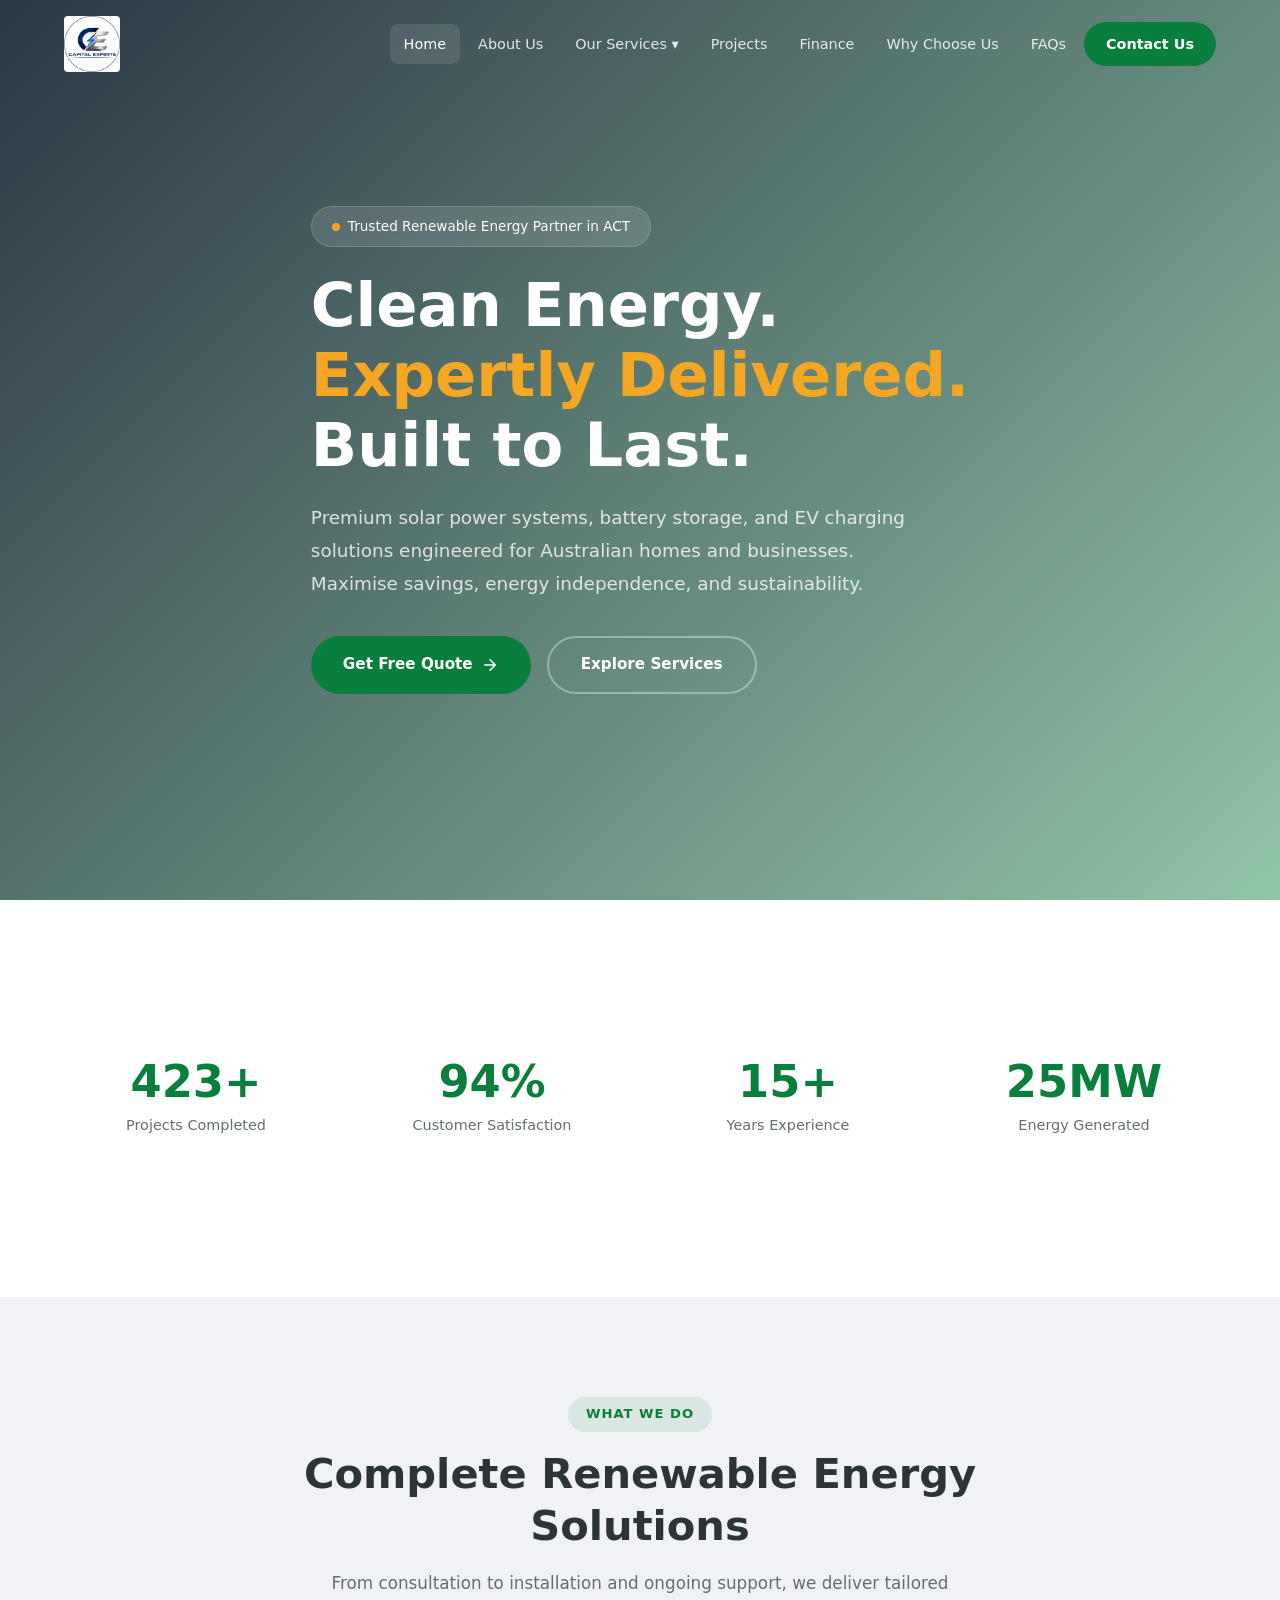
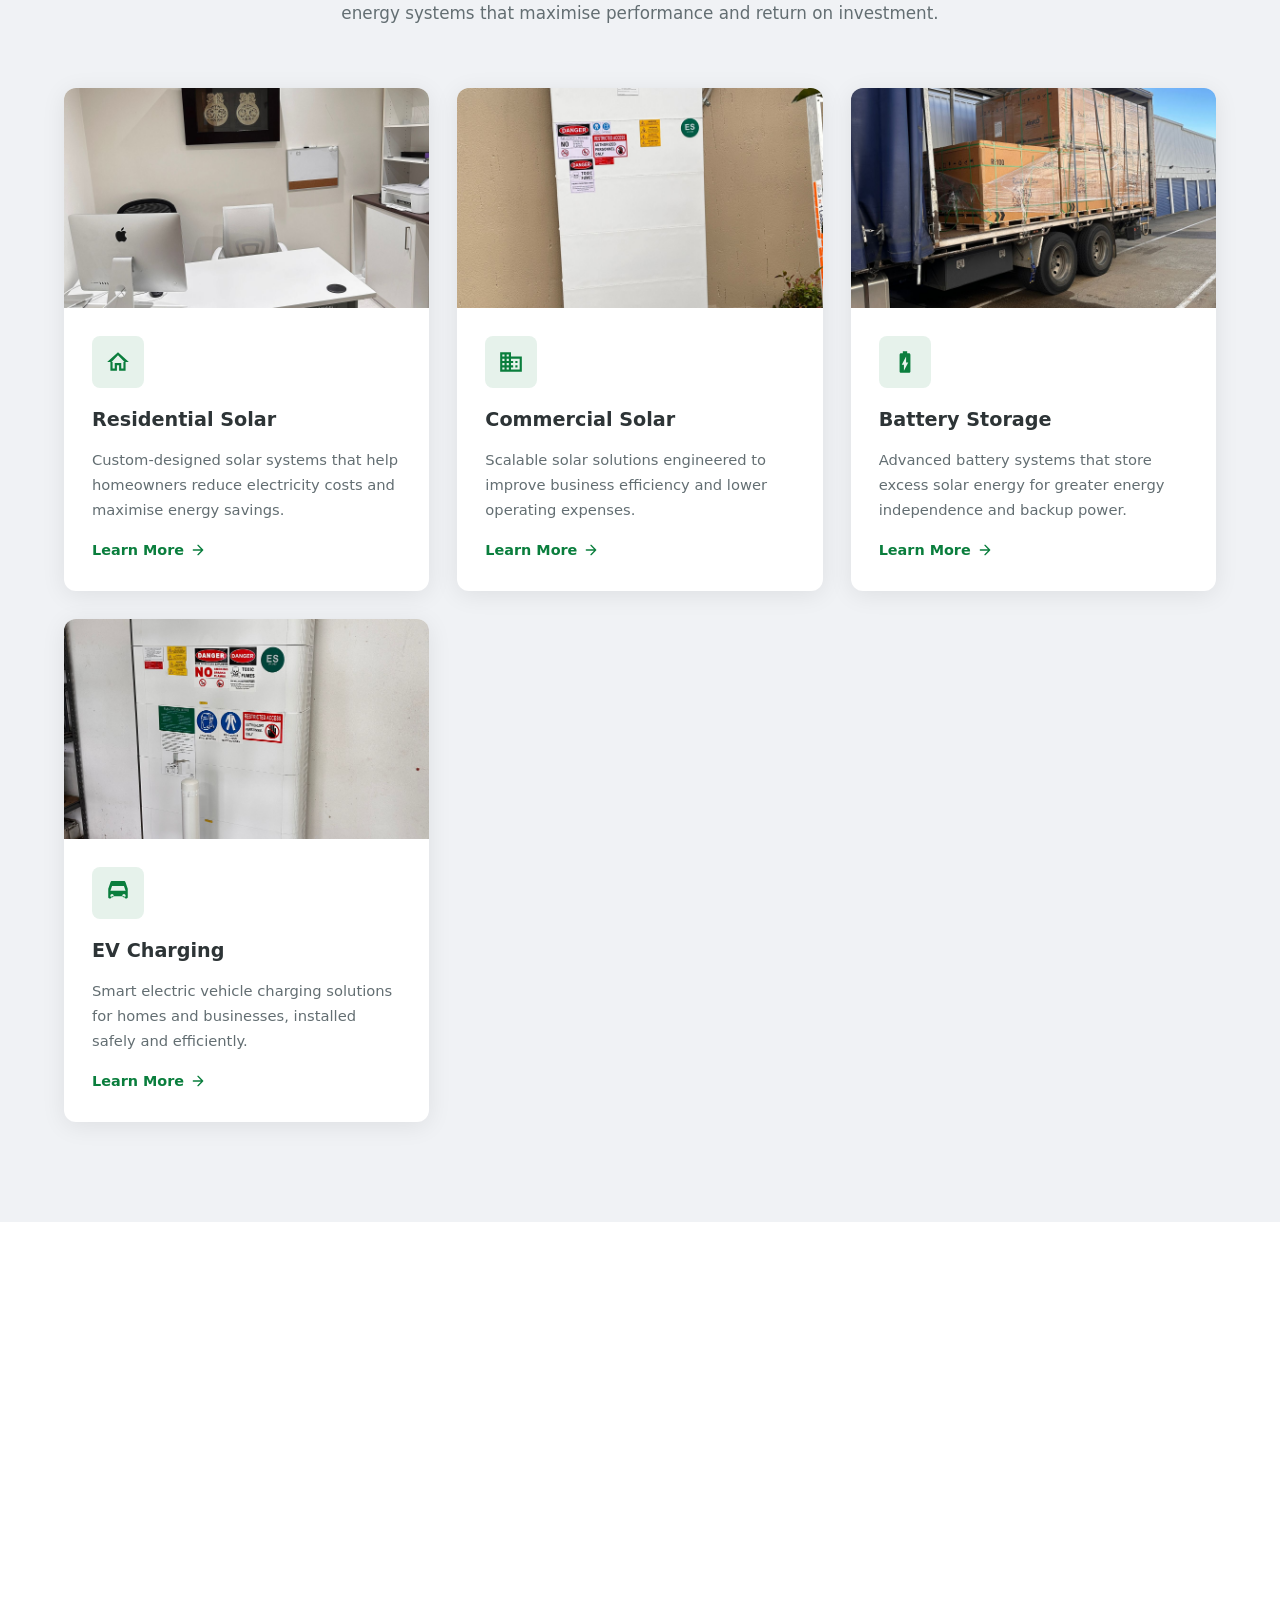
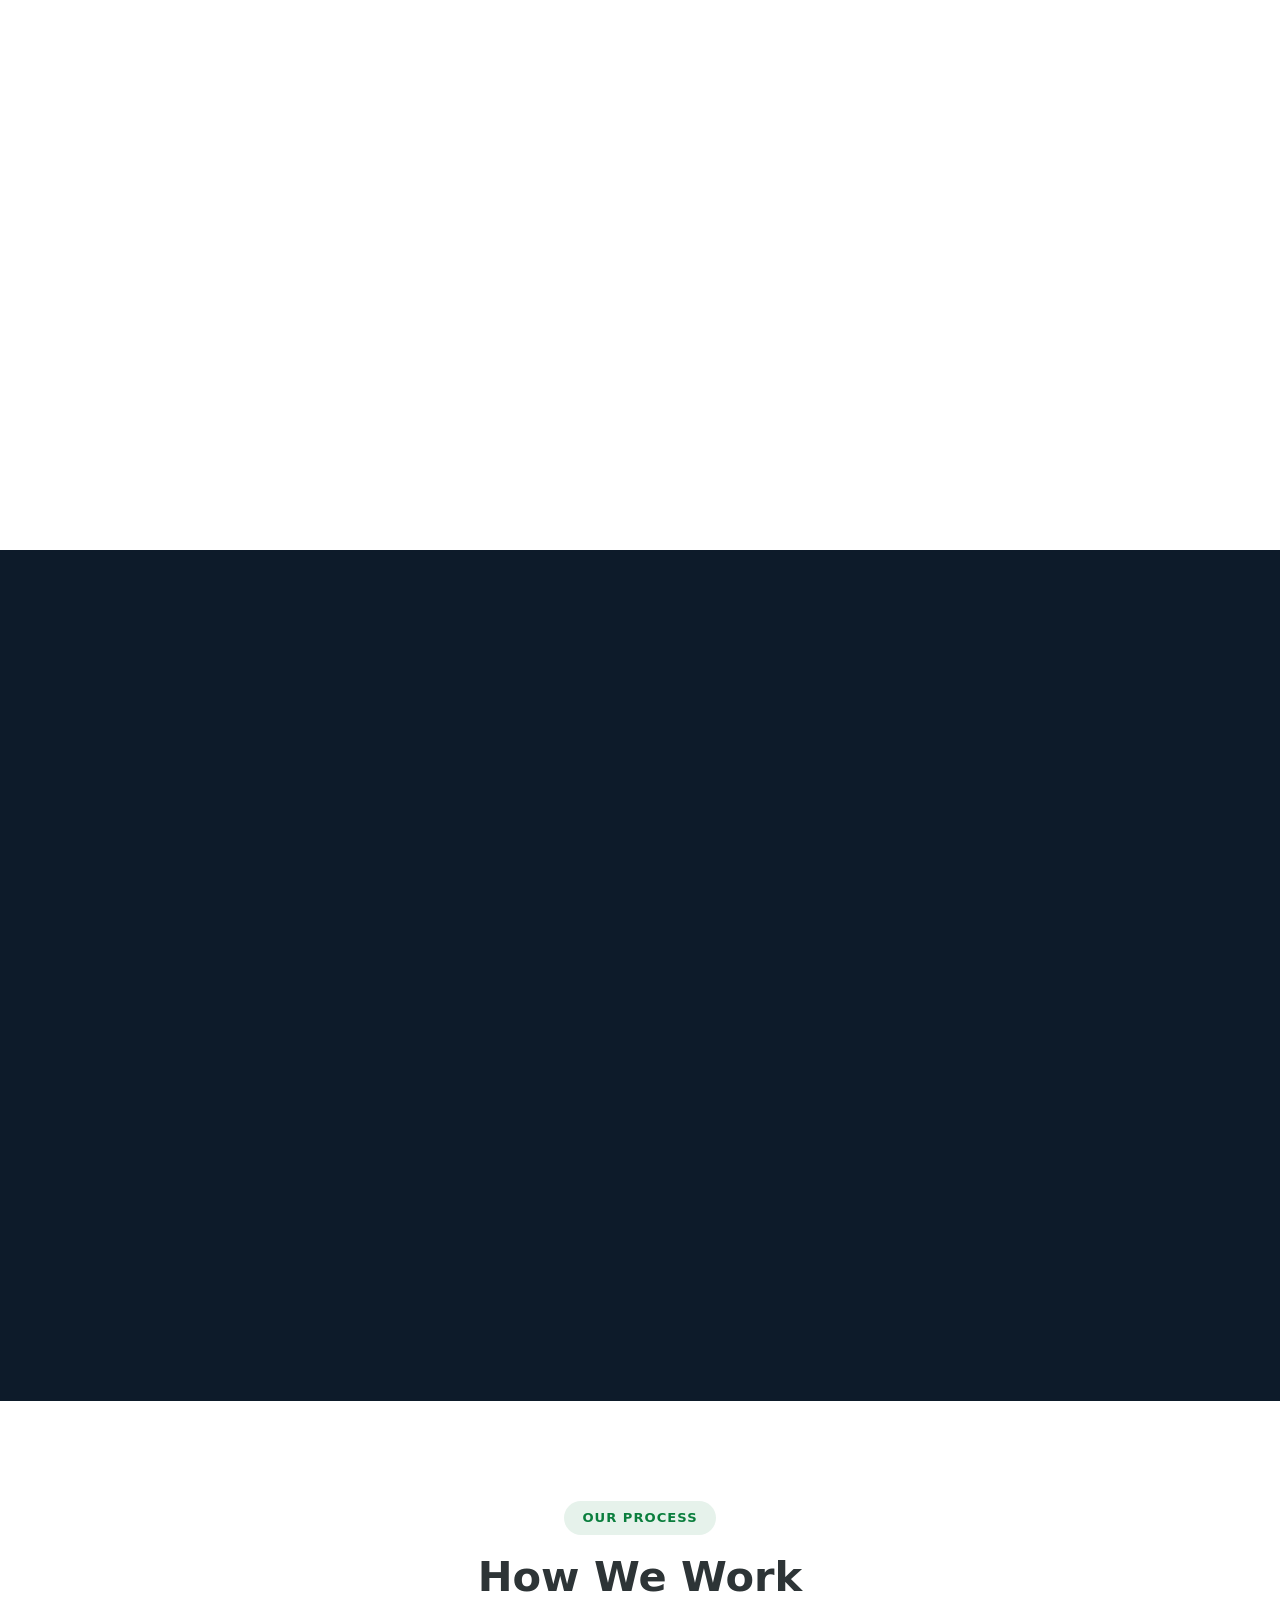
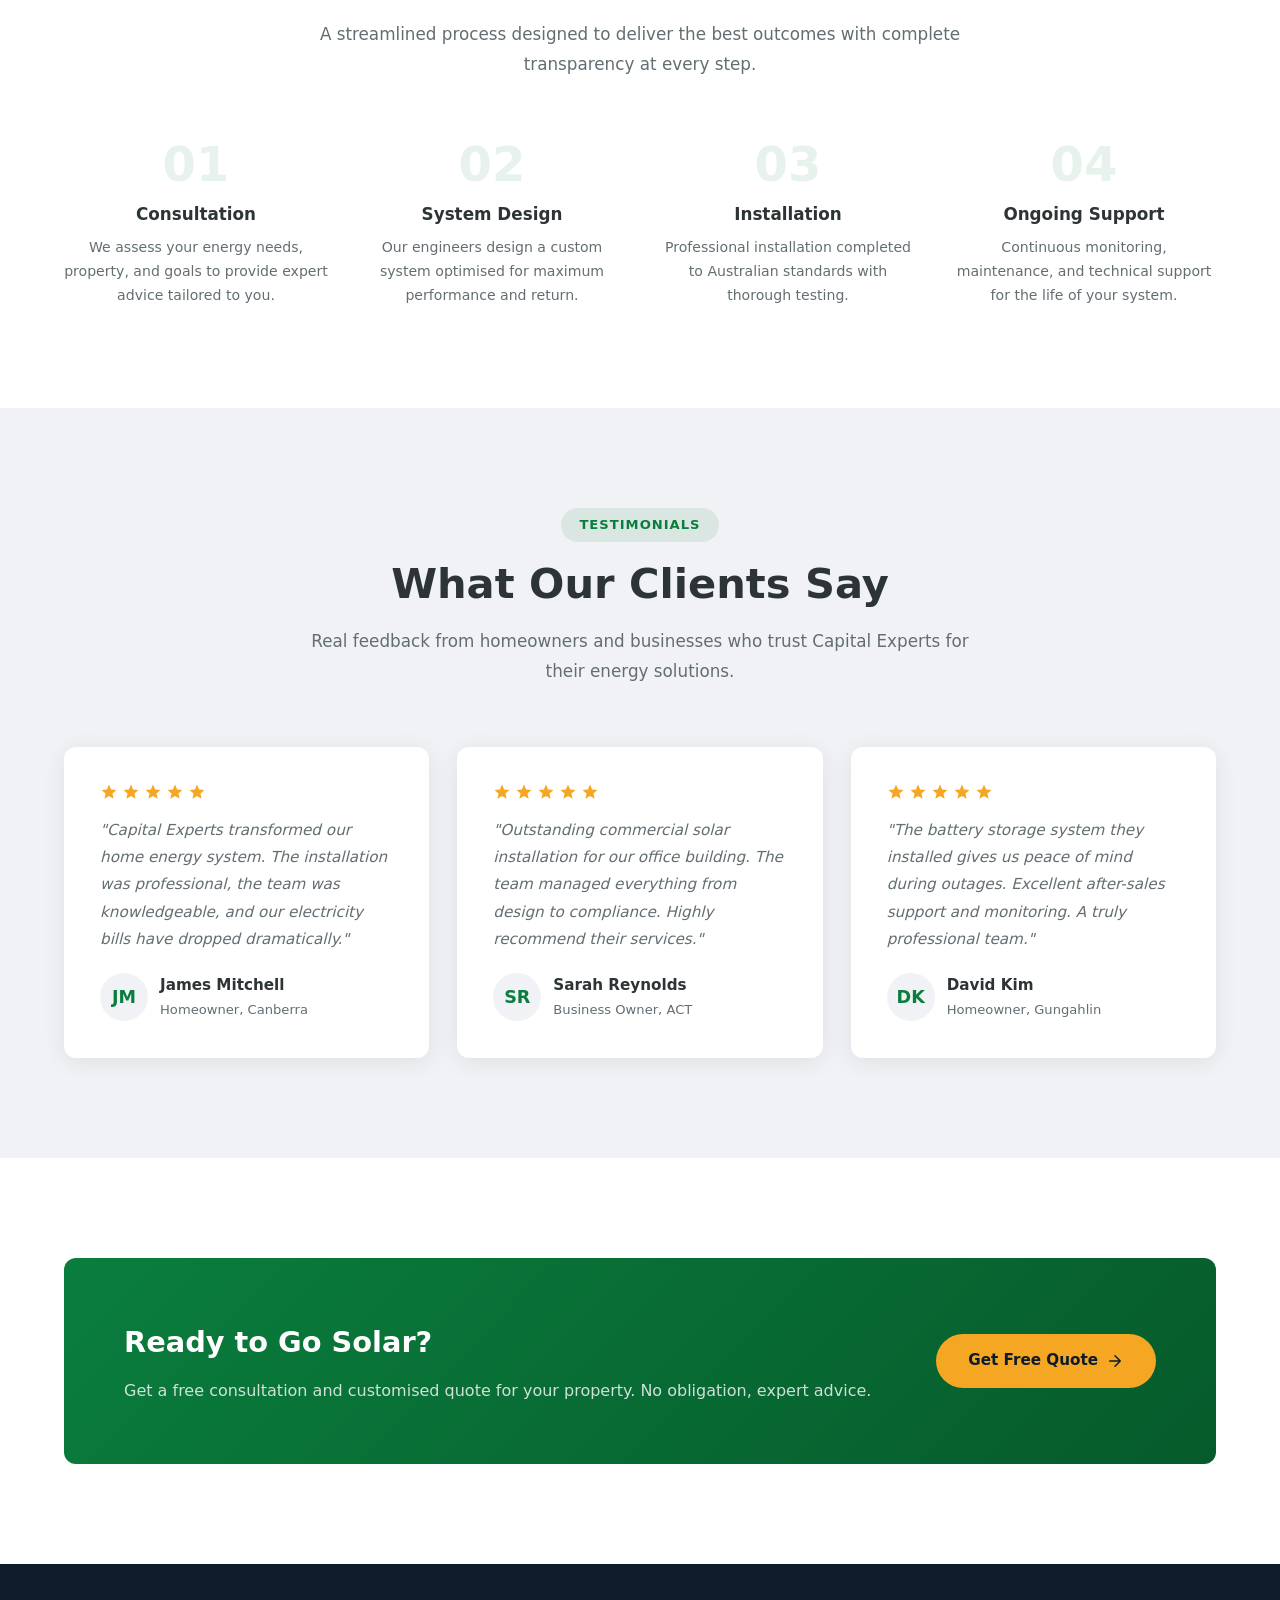
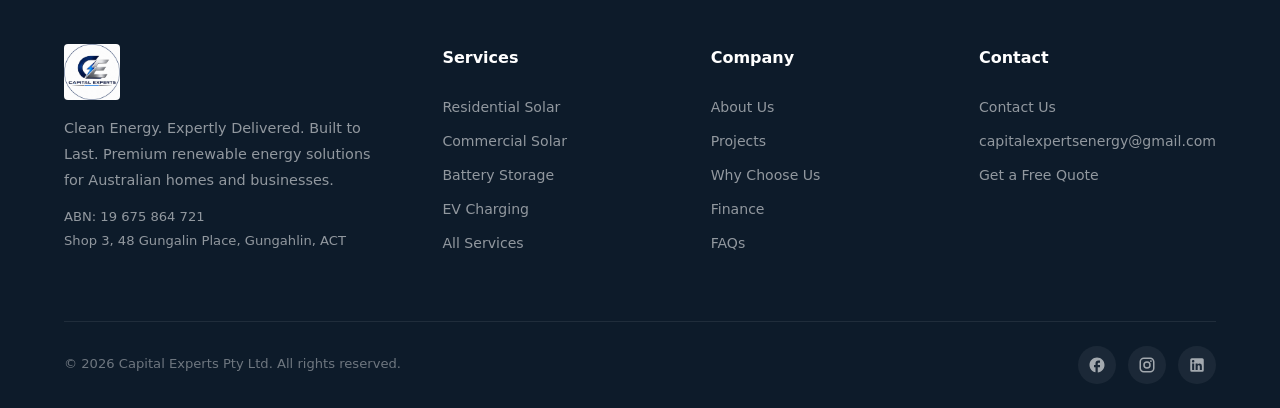
<file: index.html>
<!DOCTYPE html>
<html lang="en">
<head>
  <meta charset="UTF-8">
  <meta name="viewport" content="width=device-width, initial-scale=1.0">
  <title>Capital Experts - Clean Energy. Expertly Delivered. Built to Last.</title>
  <meta name="description" content="Capital Experts Pty Ltd - Premium solar, battery storage, EV charging and renewable energy solutions for Australian homes and businesses.">
  <link rel="stylesheet" href="styles.css">
</head>
<body>

  <header class="header">
    <div class="container">
      <a href="index.html" class="logo">
        <img src="img/logo.jpg" alt="Capital Experts Logo" class="logo-img">
        
      </a>
      <nav class="nav">
        <a href="index.html" class="active">Home</a>
        <a href="about/">About Us</a>
        <div class="nav-dropdown">
          <a href="services/">Our Services &#9662;</a>
          <div class="dropdown-menu">
            <a href="residential-solar/">Residential Solar</a>
            <a href="commercial-solar/">Commercial Solar</a>
            <a href="battery-storage/">Battery Storage</a>
            <a href="ev-charging/">EV Charging</a>
          </div>
        </div>
        <a href="projects/">Projects</a>
        <a href="finance/">Finance</a>
        <a href="why-choose-us/">Why Choose Us</a>
        <a href="faqs/">FAQs</a>
        <a href="contact/" class="nav-cta">Contact Us</a>
      </nav>
      <div class="hamburger">
        <span></span><span></span><span></span>
      </div>
    </div>
  </header>

  <div class="mobile-nav">
    <a href="index.html">Home</a>
    <a href="about/">About Us</a>
    <a href="services/">Our Services</a>
    <a href="residential-solar/">Residential Solar</a>
    <a href="commercial-solar/">Commercial Solar</a>
    <a href="battery-storage/">Battery Storage</a>
    <a href="ev-charging/">EV Charging</a>
    <a href="projects/">Projects</a>
    <a href="finance/">Finance</a>
    <a href="why-choose-us/">Why Choose Us</a>
    <a href="faqs/">FAQs</a>
    <a href="contact/">Contact Us</a>
  </div>

  <section class="hero">
    <div class="hero-bg">
      <video autoplay muted loop playsinline>
        <source src="img/solar9.mp4" type="video/mp4">
      </video>
    </div>
    <div class="hero-overlay"></div>
    <div class="container">
      <div class="hero-badge">
        <span class="dot"></span>
        Trusted Renewable Energy Partner in ACT
      </div>
      <h1>Clean Energy.<br><em>Expertly Delivered.</em><br>Built to Last.</h1>
      <p>Premium solar power systems, battery storage, and EV charging solutions engineered for Australian homes and businesses. Maximise savings, energy independence, and sustainability.</p>
      <div class="hero-btns">
        <a href="contact/" class="btn btn-primary">
          Get Free Quote
          <svg viewBox="0 0 24 24" fill="currentColor"><path d="M5 12h14m-7-7 7 7-7 7" stroke="currentColor" stroke-width="2" fill="none" stroke-linecap="round" stroke-linejoin="round"/></svg>
        </a>
        <a href="services/" class="btn btn-outline">Explore Services</a>
      </div>
    </div>
  </section>

  <section class="section">
    <div class="container">
      <div class="stats reveal">
        <div class="stat">
          <div class="stat-number" data-count="500" data-suffix="+">0</div>
          <div class="stat-label">Projects Completed</div>
        </div>
        <div class="stat">
          <div class="stat-number" data-count="98" data-suffix="%">0</div>
          <div class="stat-label">Customer Satisfaction</div>
        </div>
        <div class="stat">
          <div class="stat-number" data-count="15" data-suffix="+">0</div>
          <div class="stat-label">Years Experience</div>
        </div>
        <div class="stat">
          <div class="stat-number" data-count="25" data-suffix="MW">0</div>
          <div class="stat-label">Energy Generated</div>
        </div>
      </div>
    </div>
  </section>

  <section class="section section-gray">
    <div class="container">
      <div class="section-header reveal">
        <span class="label">What We Do</span>
        <h2>Complete Renewable Energy Solutions</h2>
        <p>From consultation to installation and ongoing support, we deliver tailored energy systems that maximise performance and return on investment.</p>
      </div>
      <div class="cards-grid">
        <div class="card reveal reveal-delay-1">
          <div class="card-img"><img src="img/solar1.jpeg" alt="Residential Solar"></div>
          <div class="card-body">
            <div class="card-icon"><svg viewBox="0 0 24 24"><path d="M12 3L2 12h3v8h6v-5h2v5h6v-8h3L12 3zm0 2.84L18 12h-1v6h-2v-5H9v5H7v-6H6l6-6.16z"/></svg></div>
            <h3>Residential Solar</h3>
            <p>Custom-designed solar systems that help homeowners reduce electricity costs and maximise energy savings.</p>
            <a href="residential-solar/" class="card-link">Learn More <svg viewBox="0 0 24 24" width="16" height="16" fill="currentColor"><path d="M5 12h14m-7-7 7 7-7 7" stroke="currentColor" stroke-width="2" fill="none" stroke-linecap="round" stroke-linejoin="round"/></svg></a>
          </div>
        </div>
        <div class="card reveal reveal-delay-2">
          <div class="card-img"><img src="img/solar2.jpeg" alt="Commercial Solar"></div>
          <div class="card-body">
            <div class="card-icon"><svg viewBox="0 0 24 24"><path d="M12 7V3H2v18h20V7H12zM6 19H4v-2h2v2zm0-4H4v-2h2v2zm0-4H4V9h2v2zm0-4H4V5h2v2zm4 12H8v-2h2v2zm0-4H8v-2h2v2zm0-4H8V9h2v2zm0-4H8V5h2v2zm10 12h-8v-2h2v-2h-2v-2h2v-2h-2V9h8v10zm-2-8h-2v2h2v-2zm0 4h-2v2h2v-2z"/></svg></div>
            <h3>Commercial Solar</h3>
            <p>Scalable solar solutions engineered to improve business efficiency and lower operating expenses.</p>
            <a href="commercial-solar/" class="card-link">Learn More <svg viewBox="0 0 24 24" width="16" height="16" fill="currentColor"><path d="M5 12h14m-7-7 7 7-7 7" stroke="currentColor" stroke-width="2" fill="none" stroke-linecap="round" stroke-linejoin="round"/></svg></a>
          </div>
        </div>
        <div class="card reveal reveal-delay-3">
          <div class="card-img"><img src="img/solar3.jpeg" alt="Battery Storage"></div>
          <div class="card-body">
            <div class="card-icon"><svg viewBox="0 0 24 24"><path d="M15.67 4H14V2h-4v2H8.33C7.6 4 7 4.6 7 5.33v15.34C7 21.4 7.6 22 8.33 22h7.34c.73 0 1.33-.6 1.33-1.33V5.33C17 4.6 16.4 4 15.67 4zM11 20v-5.5H9L13 7v5.5h2L11 20z"/></svg></div>
            <h3>Battery Storage</h3>
            <p>Advanced battery systems that store excess solar energy for greater energy independence and backup power.</p>
            <a href="battery-storage/" class="card-link">Learn More <svg viewBox="0 0 24 24" width="16" height="16" fill="currentColor"><path d="M5 12h14m-7-7 7 7-7 7" stroke="currentColor" stroke-width="2" fill="none" stroke-linecap="round" stroke-linejoin="round"/></svg></a>
          </div>
        </div>
        <div class="card reveal reveal-delay-4">
          <div class="card-img"><img src="img/solar4.jpeg" alt="EV Charging"></div>
          <div class="card-body">
            <div class="card-icon"><svg viewBox="0 0 24 24"><path d="M18.92 2.01C18.72 1.42 18.16 1 17.5 1h-11c-.66 0-1.21.42-1.42 1.01L3 8v8c0 .55.45 1 1 1h1c.55 0 1-.45 1-1v-1h12v1c0 .55.45 1 1 1h1c.55 0 1-.45 1-1V8l-2.08-5.99zM6.5 16c-.83 0-1.5-.67-1.5-1.5S5.67 13 6.5 13s1.5.67 1.5 1.5S7.33 16 6.5 16zm11 0c-.83 0-1.5-.67-1.5-1.5s.67-1.5 1.5-1.5 1.5.67 1.5 1.5-.67 1.5-1.5 1.5zM5 10l1.5-4.5h11L19 10H5z"/></svg></div>
            <h3>EV Charging</h3>
            <p>Smart electric vehicle charging solutions for homes and businesses, installed safely and efficiently.</p>
            <a href="ev-charging/" class="card-link">Learn More <svg viewBox="0 0 24 24" width="16" height="16" fill="currentColor"><path d="M5 12h14m-7-7 7 7-7 7" stroke="currentColor" stroke-width="2" fill="none" stroke-linecap="round" stroke-linejoin="round"/></svg></a>
          </div>
        </div>
      </div>
    </div>
  </section>

  <section class="section">
    <div class="container">
      <div class="about-split">
        <div class="about-img reveal">
          <img src="img/solar5.jpeg" alt="About Capital Experts">
        </div>
        <div class="about-content reveal">
          <span class="label">About Us</span>
          <h2>Engineering the Future of Clean Energy</h2>
          <p>At Capital Experts, we deliver intelligent energy solutions that help Australian homes and businesses reduce energy costs, improve energy independence, and transition confidently towards a sustainable future.</p>
          <p>Founded on the principles of integrity, innovation, and technical excellence, we manage every stage of the journey with precision and professionalism.</p>
          <ul class="about-list">
            <li><svg viewBox="0 0 24 24"><path d="M9 16.17L4.83 12l-1.42 1.41L9 19 21 7l-1.41-1.41L9 16.17z"/></svg> Premium solar & battery solutions</li>
            <li><svg viewBox="0 0 24 24"><path d="M9 16.17L4.83 12l-1.42 1.41L9 19 21 7l-1.41-1.41L9 16.17z"/></svg> Australian standards compliant</li>
            <li><svg viewBox="0 0 24 24"><path d="M9 16.17L4.83 12l-1.42 1.41L9 19 21 7l-1.41-1.41L9 16.17z"/></svg> End-to-end project management</li>
            <li><svg viewBox="0 0 24 24"><path d="M9 16.17L4.83 12l-1.42 1.41L9 19 21 7l-1.41-1.41L9 16.17z"/></svg> Long-term support & monitoring</li>
          </ul>
          <a href="about/" class="btn btn-primary" style="margin-top:24px">More About Us</a>
        </div>
      </div>
    </div>
  </section>

  <section class="section section-dark">
    <div class="container">
      <div class="section-header reveal">
        <span class="label">Why Choose Us</span>
        <h2>Built on Trust. Driven by Excellence.</h2>
        <p>Every project is delivered with the highest standards of engineering, transparency, and customer care.</p>
      </div>
      <div class="features-grid">
        <div class="feature reveal reveal-delay-1">
          <div class="feature-icon"><svg viewBox="0 0 24 24"><path d="M16 11c1.66 0 2.99-1.34 2.99-3S17.66 5 16 5c-1.66 0-3 1.34-3 3s1.34 3 3 3zm-8 0c1.66 0 2.99-1.34 2.99-3S9.66 5 8 5C6.34 5 5 6.34 5 8s1.34 3 3 3zm0 2c-2.33 0-7 1.17-7 3.5V19h14v-2.5c0-2.33-4.67-3.5-7-3.5zm8 0c-.29 0-.62.02-.97.05 1.16.84 1.97 1.97 1.97 3.45V19h6v-2.5c0-2.33-4.67-3.5-7-3.5z"/></svg></div>
          <h3>Customer First</h3>
          <p>Every recommendation is based on what's right for the customer, not what's easiest to sell.</p>
        </div>
        <div class="feature reveal reveal-delay-2">
          <div class="feature-icon"><svg viewBox="0 0 24 24"><path d="M12 2C6.48 2 2 6.48 2 12s4.48 10 10 10 10-4.48 10-10S17.52 2 12 2zm-2 15l-5-5 1.41-1.41L10 14.17l7.59-7.59L19 8l-9 9z"/></svg></div>
          <h3>Engineering Excellence</h3>
          <p>Every system is carefully designed to maximise safety, efficiency, performance, and long-term reliability.</p>
        </div>
        <div class="feature reveal reveal-delay-3">
          <div class="feature-icon"><svg viewBox="0 0 24 24"><path d="M12 1L3 5v6c0 5.55 3.84 10.74 9 12 5.16-1.26 9-6.45 9-12V5l-9-4zm-2 16l-4-4 1.41-1.41L10 14.17l6.59-6.59L18 9l-8 8z"/></svg></div>
          <h3>Premium Technology</h3>
          <p>We work with trusted global manufacturers recognised for innovation, quality, and performance.</p>
        </div>
        <div class="feature reveal reveal-delay-4">
          <div class="feature-icon"><svg viewBox="0 0 24 24"><path d="M12 2C6.48 2 2 6.48 2 12s4.48 10 10 10 10-4.48 10-10S17.52 2 12 2zm-1 17.93c-3.95-.49-7-3.85-7-7.93 0-.62.08-1.21.21-1.79L9 15v1c0 1.1.9 2 2 2v1.93zm6.9-2.54c-.26-.81-1-1.39-1.9-1.39h-1v-3c0-.55-.45-1-1-1H8v-2h2c.55 0 1-.45 1-1V7h2c1.1 0 2-.9 2-2v-.41c2.93 1.19 5 4.06 5 7.41 0 2.08-.8 3.97-2.1 5.39z"/></svg></div>
          <h3>Long-Term Partnership</h3>
          <p>Our relationship continues long after installation through responsive technical support and ongoing customer care.</p>
        </div>
      </div>
    </div>
  </section>

  <section class="section">
    <div class="container">
      <div class="section-header reveal">
        <span class="label">Our Process</span>
        <h2>How We Work</h2>
        <p>A streamlined process designed to deliver the best outcomes with complete transparency at every step.</p>
      </div>
      <div class="process-grid">
        <div class="process-step reveal reveal-delay-1">
          <h4>Consultation</h4>
          <p>We assess your energy needs, property, and goals to provide expert advice tailored to you.</p>
        </div>
        <div class="process-step reveal reveal-delay-2">
          <h4>System Design</h4>
          <p>Our engineers design a custom system optimised for maximum performance and return.</p>
        </div>
        <div class="process-step reveal reveal-delay-3">
          <h4>Installation</h4>
          <p>Professional installation completed to Australian standards with thorough testing.</p>
        </div>
        <div class="process-step reveal reveal-delay-4">
          <h4>Ongoing Support</h4>
          <p>Continuous monitoring, maintenance, and technical support for the life of your system.</p>
        </div>
      </div>
    </div>
  </section>

  <section class="section section-gray">
    <div class="container">
      <div class="section-header reveal">
        <span class="label">Testimonials</span>
        <h2>What Our Clients Say</h2>
        <p>Real feedback from homeowners and businesses who trust Capital Experts for their energy solutions.</p>
      </div>
      <div class="testimonial-grid">
        <div class="testimonial reveal reveal-delay-1">
          <div class="testimonial-stars">
            <svg viewBox="0 0 24 24"><path d="M12 17.27L18.18 21l-1.64-7.03L22 9.24l-7.19-.61L12 2 9.19 8.63 2 9.24l5.46 4.73L5.82 21z"/></svg>
            <svg viewBox="0 0 24 24"><path d="M12 17.27L18.18 21l-1.64-7.03L22 9.24l-7.19-.61L12 2 9.19 8.63 2 9.24l5.46 4.73L5.82 21z"/></svg>
            <svg viewBox="0 0 24 24"><path d="M12 17.27L18.18 21l-1.64-7.03L22 9.24l-7.19-.61L12 2 9.19 8.63 2 9.24l5.46 4.73L5.82 21z"/></svg>
            <svg viewBox="0 0 24 24"><path d="M12 17.27L18.18 21l-1.64-7.03L22 9.24l-7.19-.61L12 2 9.19 8.63 2 9.24l5.46 4.73L5.82 21z"/></svg>
            <svg viewBox="0 0 24 24"><path d="M12 17.27L18.18 21l-1.64-7.03L22 9.24l-7.19-.61L12 2 9.19 8.63 2 9.24l5.46 4.73L5.82 21z"/></svg>
          </div>
          <p>"Capital Experts transformed our home energy system. The installation was professional, the team was knowledgeable, and our electricity bills have dropped dramatically."</p>
          <div class="testimonial-author">
            <div class="testimonial-avatar">JM</div>
            <div>
              <div class="testimonial-name">James Mitchell</div>
              <div class="testimonial-role">Homeowner, Canberra</div>
            </div>
          </div>
        </div>
        <div class="testimonial reveal reveal-delay-2">
          <div class="testimonial-stars">
            <svg viewBox="0 0 24 24"><path d="M12 17.27L18.18 21l-1.64-7.03L22 9.24l-7.19-.61L12 2 9.19 8.63 2 9.24l5.46 4.73L5.82 21z"/></svg>
            <svg viewBox="0 0 24 24"><path d="M12 17.27L18.18 21l-1.64-7.03L22 9.24l-7.19-.61L12 2 9.19 8.63 2 9.24l5.46 4.73L5.82 21z"/></svg>
            <svg viewBox="0 0 24 24"><path d="M12 17.27L18.18 21l-1.64-7.03L22 9.24l-7.19-.61L12 2 9.19 8.63 2 9.24l5.46 4.73L5.82 21z"/></svg>
            <svg viewBox="0 0 24 24"><path d="M12 17.27L18.18 21l-1.64-7.03L22 9.24l-7.19-.61L12 2 9.19 8.63 2 9.24l5.46 4.73L5.82 21z"/></svg>
            <svg viewBox="0 0 24 24"><path d="M12 17.27L18.18 21l-1.64-7.03L22 9.24l-7.19-.61L12 2 9.19 8.63 2 9.24l5.46 4.73L5.82 21z"/></svg>
          </div>
          <p>"Outstanding commercial solar installation for our office building. The team managed everything from design to compliance. Highly recommend their services."</p>
          <div class="testimonial-author">
            <div class="testimonial-avatar">SR</div>
            <div>
              <div class="testimonial-name">Sarah Reynolds</div>
              <div class="testimonial-role">Business Owner, ACT</div>
            </div>
          </div>
        </div>
        <div class="testimonial reveal reveal-delay-3">
          <div class="testimonial-stars">
            <svg viewBox="0 0 24 24"><path d="M12 17.27L18.18 21l-1.64-7.03L22 9.24l-7.19-.61L12 2 9.19 8.63 2 9.24l5.46 4.73L5.82 21z"/></svg>
            <svg viewBox="0 0 24 24"><path d="M12 17.27L18.18 21l-1.64-7.03L22 9.24l-7.19-.61L12 2 9.19 8.63 2 9.24l5.46 4.73L5.82 21z"/></svg>
            <svg viewBox="0 0 24 24"><path d="M12 17.27L18.18 21l-1.64-7.03L22 9.24l-7.19-.61L12 2 9.19 8.63 2 9.24l5.46 4.73L5.82 21z"/></svg>
            <svg viewBox="0 0 24 24"><path d="M12 17.27L18.18 21l-1.64-7.03L22 9.24l-7.19-.61L12 2 9.19 8.63 2 9.24l5.46 4.73L5.82 21z"/></svg>
            <svg viewBox="0 0 24 24"><path d="M12 17.27L18.18 21l-1.64-7.03L22 9.24l-7.19-.61L12 2 9.19 8.63 2 9.24l5.46 4.73L5.82 21z"/></svg>
          </div>
          <p>"The battery storage system they installed gives us peace of mind during outages. Excellent after-sales support and monitoring. A truly professional team."</p>
          <div class="testimonial-author">
            <div class="testimonial-avatar">DK</div>
            <div>
              <div class="testimonial-name">David Kim</div>
              <div class="testimonial-role">Homeowner, Gungahlin</div>
            </div>
          </div>
        </div>
      </div>
    </div>
  </section>

  <section class="section">
    <div class="container">
      <div class="cta-banner reveal">
        <div>
          <h3>Ready to Go Solar?</h3>
          <p>Get a free consultation and customised quote for your property. No obligation, expert advice.</p>
        </div>
        <a href="contact/" class="btn btn-accent">
          Get Free Quote
          <svg viewBox="0 0 24 24" fill="currentColor"><path d="M5 12h14m-7-7 7 7-7 7" stroke="currentColor" stroke-width="2" fill="none" stroke-linecap="round" stroke-linejoin="round"/></svg>
        </a>
      </div>
    </div>
  </section>

  <footer class="footer">
    <div class="container">
      <div class="footer-grid">
        <div class="footer-brand">
          <a href="index.html" class="logo">
            <img src="img/logo.jpg" alt="Capital Experts Logo" class="logo-img">
            
          </a>
          <p>Clean Energy. Expertly Delivered. Built to Last. Premium renewable energy solutions for Australian homes and businesses.</p>
          <p style="margin-top:12px;font-size:.82rem">ABN: 19 675 864 721<br>Shop 3, 48 Gungalin Place, Gungahlin, ACT</p>
        </div>
        <div>
          <h4>Services</h4>
          <div class="footer-links">
            <a href="residential-solar/">Residential Solar</a>
            <a href="commercial-solar/">Commercial Solar</a>
            <a href="battery-storage/">Battery Storage</a>
            <a href="ev-charging/">EV Charging</a>
            <a href="services/">All Services</a>
          </div>
        </div>
        <div>
          <h4>Company</h4>
          <div class="footer-links">
            <a href="about/">About Us</a>
            <a href="projects/">Projects</a>
            <a href="why-choose-us/">Why Choose Us</a>
            <a href="finance/">Finance</a>
            <a href="faqs/">FAQs</a>
          </div>
        </div>
        <div>
          <h4>Contact</h4>
          <div class="footer-links">
            <a href="contact/">Contact Us</a>
            <a href="mailto:capitalexpertsenergy@gmail.com">capitalexpertsenergy@gmail.com</a>
            <a href="tel:+61000000000">Get a Free Quote</a>
          </div>
        </div>
      </div>
      <div class="footer-bottom">
        <p>&copy; 2026 Capital Experts Pty Ltd. All rights reserved.</p>
        <div class="footer-social">
          <a href="https://www.facebook.com/profile.php?id=61591243034844" target="_blank" rel="noopener"><svg viewBox="0 0 24 24"><path d="M22 12c0-5.52-4.48-10-10-10S2 6.48 2 12c0 4.84 3.44 8.87 8 9.8V15H8v-3h2V9.5C10 7.57 11.57 6 13.5 6H16v3h-2c-.55 0-1 .45-1 1v2h3v3h-3v6.95c5.05-.5 9-4.76 9-9.95z"/></svg></a>
          <a href="#"><svg viewBox="0 0 24 24"><path d="M7.8 2h8.4C19.4 2 22 4.6 22 7.8v8.4a5.8 5.8 0 0 1-5.8 5.8H7.8C4.6 22 2 19.4 2 16.2V7.8A5.8 5.8 0 0 1 7.8 2m-.2 2A3.6 3.6 0 0 0 4 7.6v8.8C4 18.39 5.61 20 7.6 20h8.8a3.6 3.6 0 0 0 3.6-3.6V7.6C20 5.61 18.39 4 16.4 4H7.6m9.65 1.5a1.25 1.25 0 0 1 1.25 1.25A1.25 1.25 0 0 1 17.25 8 1.25 1.25 0 0 1 16 6.75a1.25 1.25 0 0 1 1.25-1.25M12 7a5 5 0 0 1 5 5 5 5 0 0 1-5 5 5 5 0 0 1-5-5 5 5 0 0 1 5-5m0 2a3 3 0 0 0-3 3 3 3 0 0 0 3 3 3 3 0 0 0 3-3 3 3 0 0 0-3-3z"/></svg></a>
          <a href="#"><svg viewBox="0 0 24 24"><path d="M19 3a2 2 0 0 1 2 2v14a2 2 0 0 1-2 2H5a2 2 0 0 1-2-2V5a2 2 0 0 1 2-2h14m-.5 15.5v-5.3a3.26 3.26 0 0 0-3.26-3.26c-.85 0-1.84.52-2.32 1.3v-1.11h-2.79v8.37h2.79v-4.93c0-.77.62-1.4 1.39-1.4a1.4 1.4 0 0 1 1.4 1.4v4.93h2.79M6.88 8.56a1.68 1.68 0 0 0 1.68-1.68c0-.93-.75-1.69-1.68-1.69a1.69 1.69 0 0 0-1.69 1.69c0 .93.76 1.68 1.69 1.68m1.39 9.94v-8.37H5.5v8.37h2.77z"/></svg></a>
        </div>
      </div>
    </div>
  </footer>

  <script src="main.js"></script>
</body>
</html>
</file>
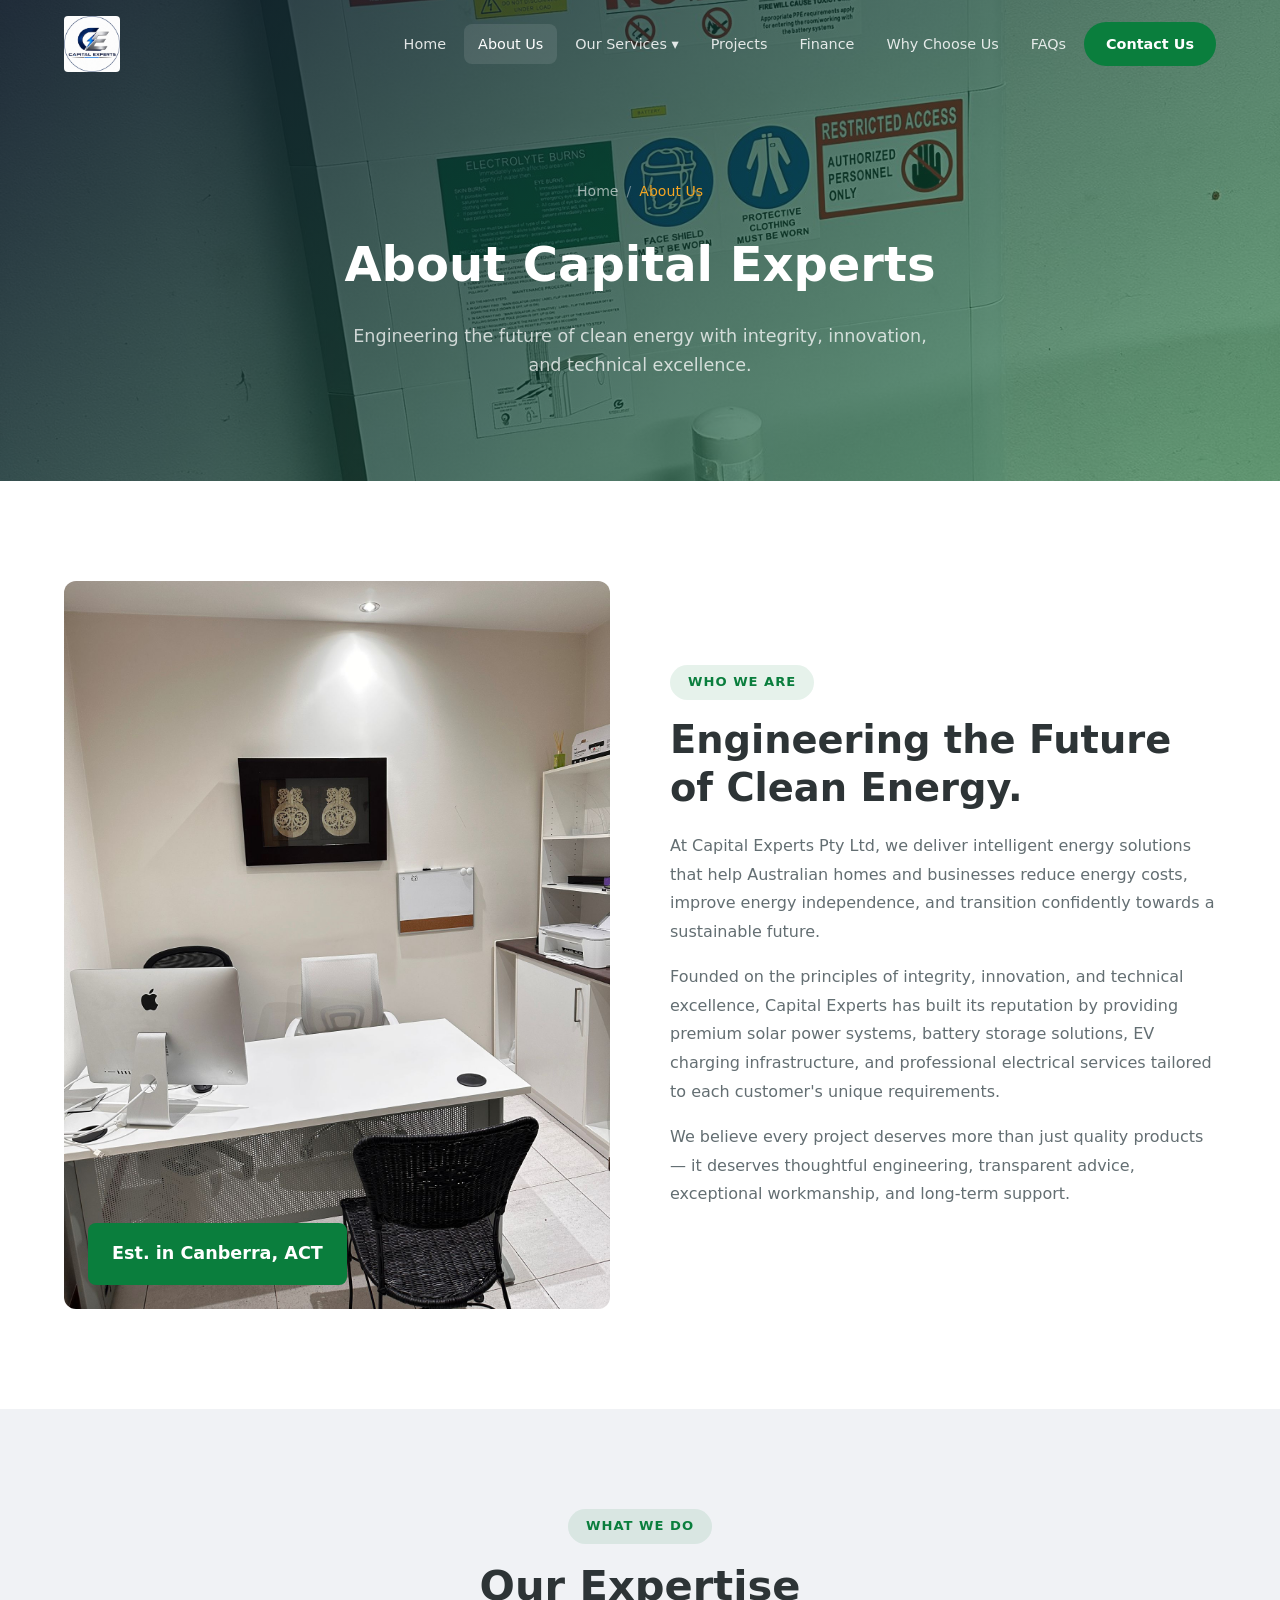
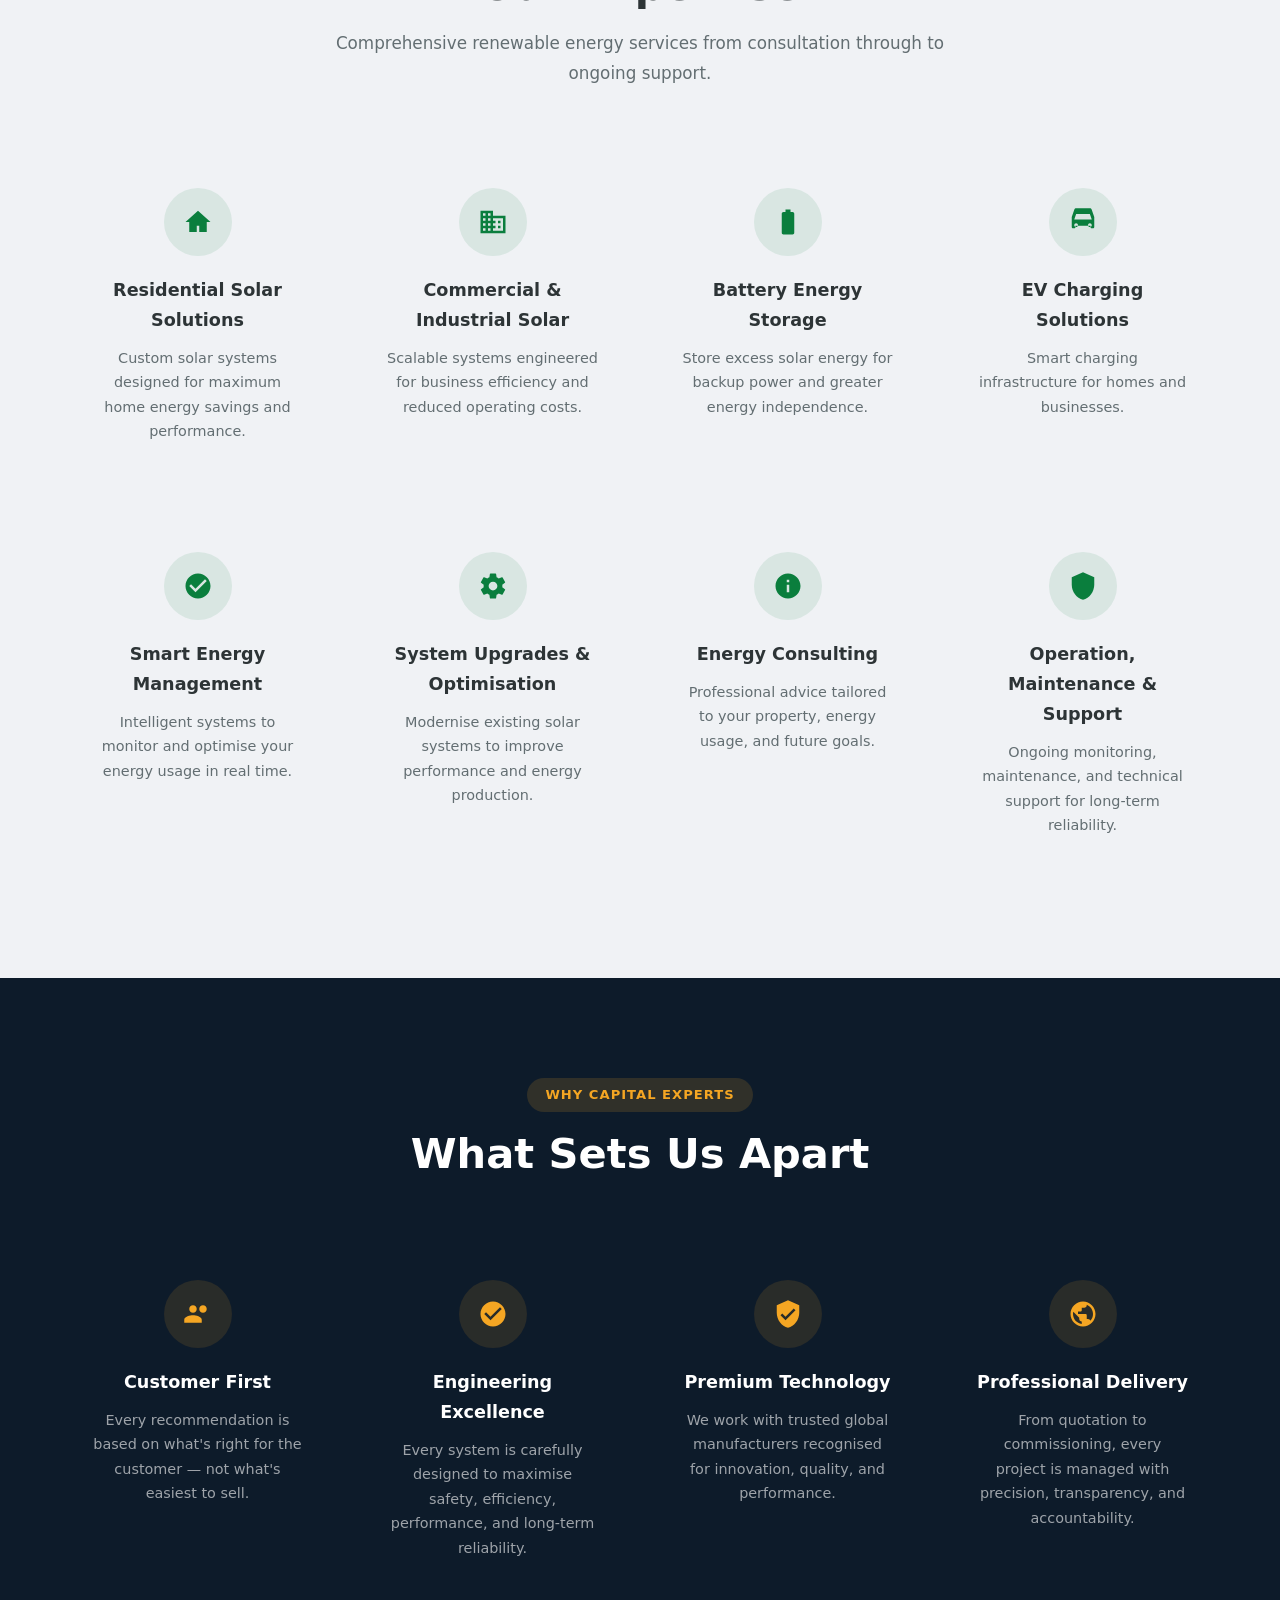
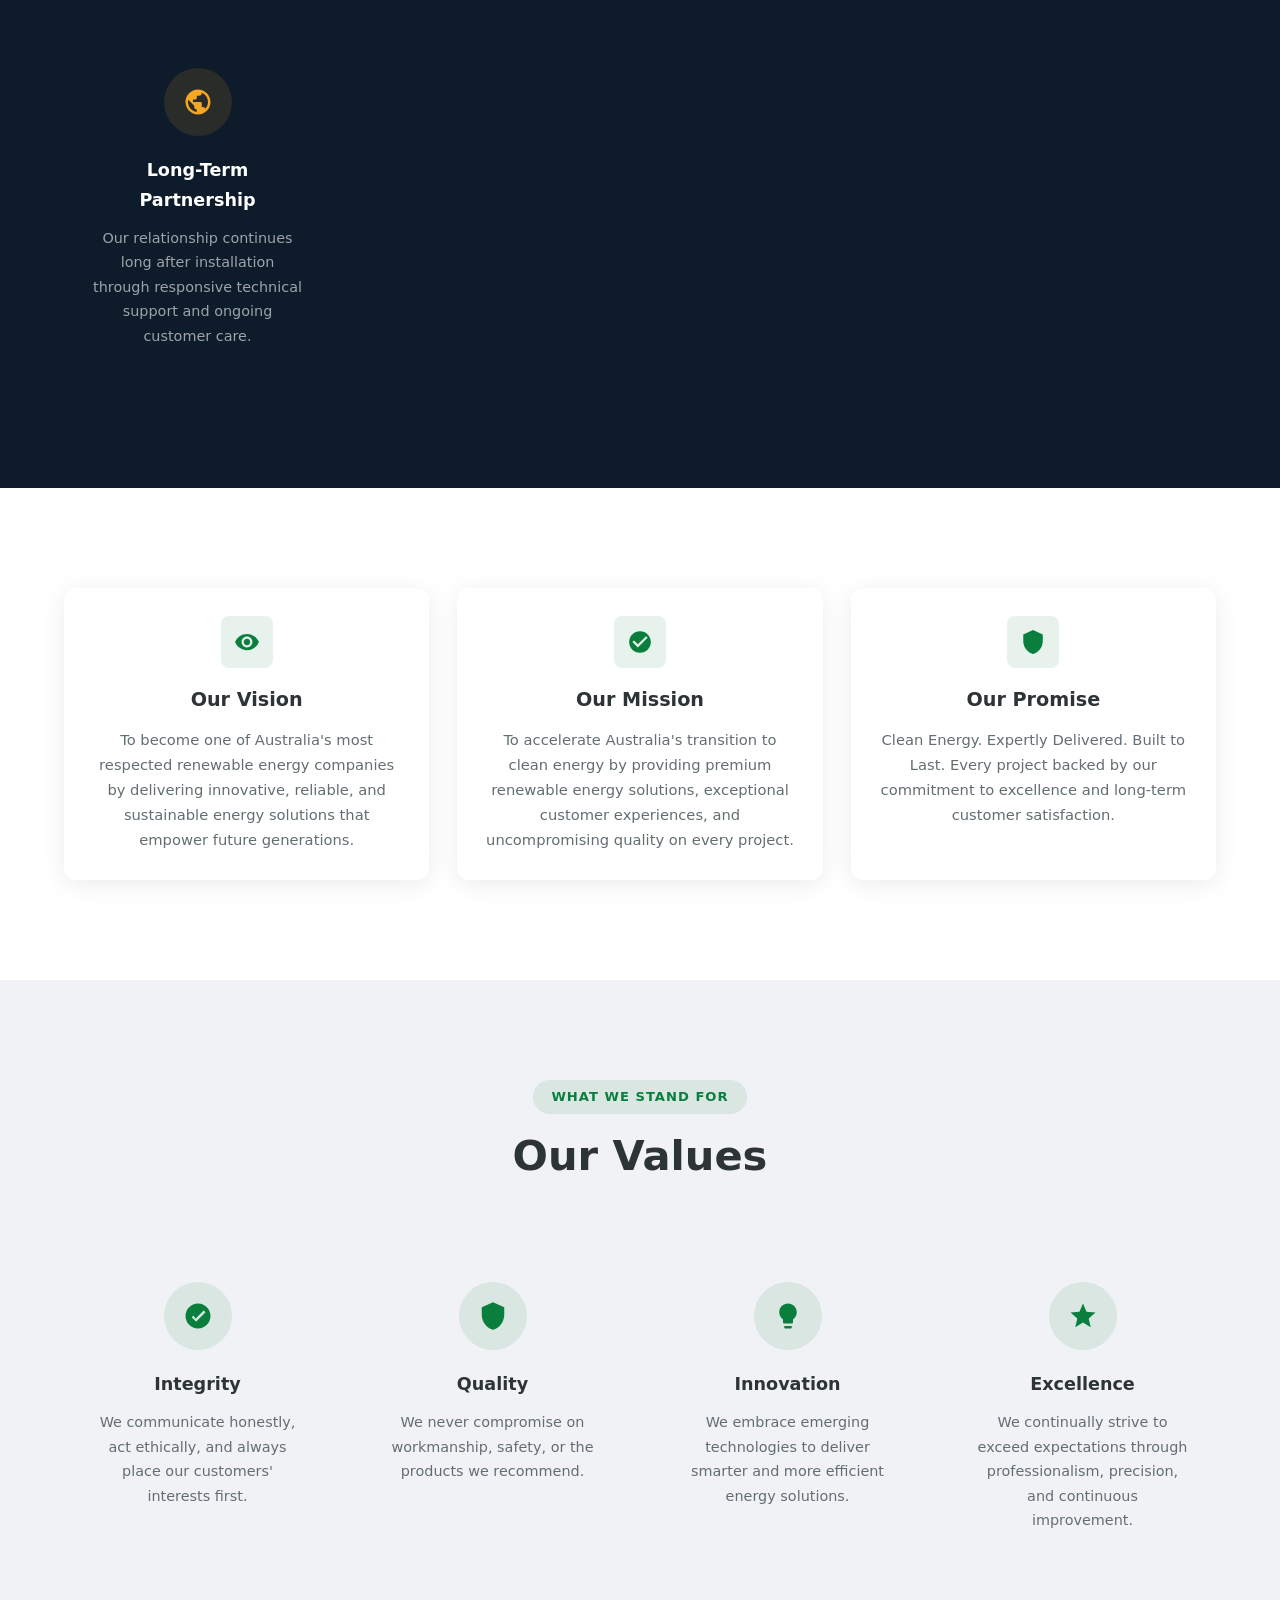
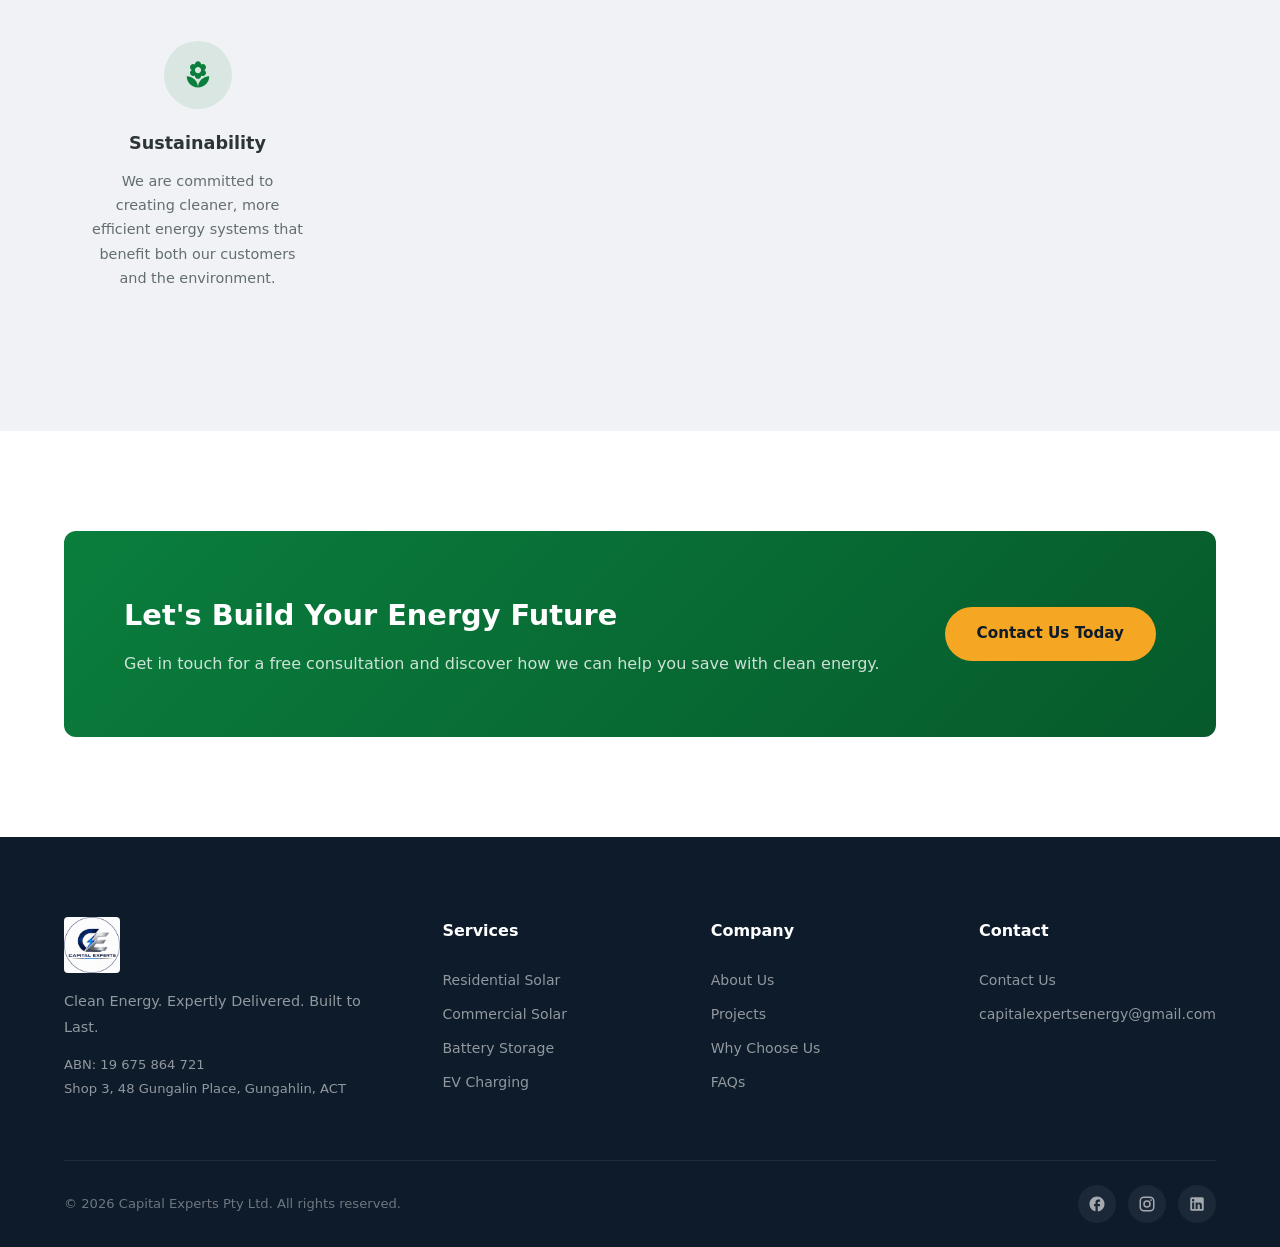
<file: about/index.html>
<!DOCTYPE html>
<html lang="en">
<head>
  <meta charset="UTF-8">
  <meta name="viewport" content="width=device-width, initial-scale=1.0">
  <title>About Us - Capital Experts</title>
  <meta name="description" content="Learn about Capital Experts Pty Ltd - Engineering the future of clean energy for Australian homes and businesses.">
  <link rel="stylesheet" href="../styles.css">
</head>
<body>

  <header class="header">
    <div class="container">
      <a href="../" class="logo">
        <img src="../img/logo.jpg" alt="Capital Experts Logo" class="logo-img">
        
      </a>
      <nav class="nav">
        <a href="../">Home</a>
        <a href="../about/" class="active">About Us</a>
        <div class="nav-dropdown">
          <a href="../services/">Our Services &#9662;</a>
          <div class="dropdown-menu">
            <a href="../residential-solar/">Residential Solar</a>
            <a href="../commercial-solar/">Commercial Solar</a>
            <a href="../battery-storage/">Battery Storage</a>
            <a href="../ev-charging/">EV Charging</a>
          </div>
        </div>
        <a href="../projects/">Projects</a>
        <a href="../finance/">Finance</a>
        <a href="../why-choose-us/">Why Choose Us</a>
        <a href="../faqs/">FAQs</a>
        <a href="../contact/" class="nav-cta">Contact Us</a>
      </nav>
      <div class="hamburger"><span></span><span></span><span></span></div>
    </div>
  </header>

  <div class="mobile-nav">
    <a href="../">Home</a>
    <a href="../about/">About Us</a>
    <a href="../services/">Our Services</a>
    <a href="../residential-solar/">Residential Solar</a>
    <a href="../commercial-solar/">Commercial Solar</a>
    <a href="../battery-storage/">Battery Storage</a>
    <a href="../ev-charging/">EV Charging</a>
    <a href="../projects/">Projects</a>
    <a href="../finance/">Finance</a>
    <a href="../why-choose-us/">Why Choose Us</a>
    <a href="../faqs/">FAQs</a>
    <a href="../contact/">Contact Us</a>
  </div>

  <section class="page-hero">
    <div class="page-hero-bg"><img src="../img/solar6.jpeg" alt="About Capital Experts"></div>
    <div class="page-hero-overlay"></div>
    <div class="container">
      <div class="breadcrumb">
        <a href="../">Home</a>
        <span>/</span>
        <span class="current">About Us</span>
      </div>
      <h1>About Capital Experts</h1>
      <p>Engineering the future of clean energy with integrity, innovation, and technical excellence.</p>
    </div>
  </section>

  <section class="section">
    <div class="container">
      <div class="about-split">
        <div class="about-img reveal">
          <img src="../img/solar1.jpeg" alt="Capital Experts Team">
          <div class="about-img-badge">Est. in Canberra, ACT</div>
        </div>
        <div class="about-content reveal">
          <span class="label">Who We Are</span>
          <h2>Engineering the Future of Clean Energy.</h2>
          <p>At Capital Experts Pty Ltd, we deliver intelligent energy solutions that help Australian homes and businesses reduce energy costs, improve energy independence, and transition confidently towards a sustainable future.</p>
          <p>Founded on the principles of integrity, innovation, and technical excellence, Capital Experts has built its reputation by providing premium solar power systems, battery storage solutions, EV charging infrastructure, and professional electrical services tailored to each customer's unique requirements.</p>
          <p>We believe every project deserves more than just quality products — it deserves thoughtful engineering, transparent advice, exceptional workmanship, and long-term support.</p>
        </div>
      </div>
    </div>
  </section>

  <section class="section section-gray">
    <div class="container">
      <div class="section-header reveal">
        <span class="label">What We Do</span>
        <h2>Our Expertise</h2>
        <p>Comprehensive renewable energy services from consultation through to ongoing support.</p>
      </div>
      <div class="features-grid">
        <div class="feature reveal reveal-delay-1">
          <div class="feature-icon"><svg viewBox="0 0 24 24"><path d="M12 3L2 12h3v8h6v-5h2v5h6v-8h3L12 3z"/></svg></div>
          <h3>Residential Solar Solutions</h3>
          <p>Custom solar systems designed for maximum home energy savings and performance.</p>
        </div>
        <div class="feature reveal reveal-delay-2">
          <div class="feature-icon"><svg viewBox="0 0 24 24"><path d="M12 7V3H2v18h20V7H12zM6 19H4v-2h2v2zm0-4H4v-2h2v2zm0-4H4V9h2v2zm0-4H4V5h2v2zm4 12H8v-2h2v2zm0-4H8v-2h2v2zm0-4H8V9h2v2zm0-4H8V5h2v2zm10 12h-8v-2h2v-2h-2v-2h2v-2h-2V9h8v10zm-2-8h-2v2h2v-2zm0 4h-2v2h2v-2z"/></svg></div>
          <h3>Commercial & Industrial Solar</h3>
          <p>Scalable systems engineered for business efficiency and reduced operating costs.</p>
        </div>
        <div class="feature reveal reveal-delay-3">
          <div class="feature-icon"><svg viewBox="0 0 24 24"><path d="M15.67 4H14V2h-4v2H8.33C7.6 4 7 4.6 7 5.33v15.34C7 21.4 7.6 22 8.33 22h7.34c.73 0 1.33-.6 1.33-1.33V5.33C17 4.6 16.4 4 15.67 4z"/></svg></div>
          <h3>Battery Energy Storage</h3>
          <p>Store excess solar energy for backup power and greater energy independence.</p>
        </div>
        <div class="feature reveal reveal-delay-4">
          <div class="feature-icon"><svg viewBox="0 0 24 24"><path d="M18.92 2.01C18.72 1.42 18.16 1 17.5 1h-11c-.66 0-1.21.42-1.42 1.01L3 8v8c0 .55.45 1 1 1h1c.55 0 1-.45 1-1v-1h12v1c0 .55.45 1 1 1h1c.55 0 1-.45 1-1V8l-2.08-5.99zM6.5 16c-.83 0-1.5-.67-1.5-1.5S5.67 13 6.5 13s1.5.67 1.5 1.5S7.33 16 6.5 16zm11 0c-.83 0-1.5-.67-1.5-1.5s.67-1.5 1.5-1.5 1.5.67 1.5 1.5-.67 1.5-1.5 1.5zM5 10l1.5-4.5h11L19 10H5z"/></svg></div>
          <h3>EV Charging Solutions</h3>
          <p>Smart charging infrastructure for homes and businesses.</p>
        </div>
        <div class="feature reveal reveal-delay-1">
          <div class="feature-icon"><svg viewBox="0 0 24 24"><path d="M12 2C6.48 2 2 6.48 2 12s4.48 10 10 10 10-4.48 10-10S17.52 2 12 2zm-2 15l-5-5 1.41-1.41L10 14.17l7.59-7.59L19 8l-9 9z"/></svg></div>
          <h3>Smart Energy Management</h3>
          <p>Intelligent systems to monitor and optimise your energy usage in real time.</p>
        </div>
        <div class="feature reveal reveal-delay-2">
          <div class="feature-icon"><svg viewBox="0 0 24 24"><path d="M19.43 12.98c.04-.32.07-.64.07-.98s-.03-.66-.07-.98l2.11-1.65c.19-.15.24-.42.12-.64l-2-3.46c-.12-.22-.39-.3-.61-.22l-2.49 1c-.52-.4-1.08-.73-1.69-.98l-.38-2.65C14.46 2.18 14.25 2 14 2h-4c-.25 0-.46.18-.49.42l-.38 2.65c-.61.25-1.17.59-1.69.98l-2.49-1c-.23-.09-.49 0-.61.22l-2 3.46c-.13.22-.07.49.12.64l2.11 1.65c-.04.32-.07.65-.07.98s.03.66.07.98l-2.11 1.65c-.19.15-.24.42-.12.64l2 3.46c.12.22.39.3.61.22l2.49-1c.52.4 1.08.73 1.69.98l.38 2.65c.03.24.24.42.49.42h4c.25 0 .46-.18.49-.42l.38-2.65c.61-.25 1.17-.59 1.69-.98l2.49 1c.23.09.49 0 .61-.22l2-3.46c.12-.22.07-.49-.12-.64l-2.11-1.65zM12 15.5c-1.93 0-3.5-1.57-3.5-3.5s1.57-3.5 3.5-3.5 3.5 1.57 3.5 3.5-1.57 3.5-3.5 3.5z"/></svg></div>
          <h3>System Upgrades & Optimisation</h3>
          <p>Modernise existing solar systems to improve performance and energy production.</p>
        </div>
        <div class="feature reveal reveal-delay-3">
          <div class="feature-icon"><svg viewBox="0 0 24 24"><path d="M12 2C6.48 2 2 6.48 2 12s4.48 10 10 10 10-4.48 10-10S17.52 2 12 2zm1 15h-2v-6h2v6zm0-8h-2V7h2v2z"/></svg></div>
          <h3>Energy Consulting</h3>
          <p>Professional advice tailored to your property, energy usage, and future goals.</p>
        </div>
        <div class="feature reveal reveal-delay-4">
          <div class="feature-icon"><svg viewBox="0 0 24 24"><path d="M12 1L3 5v6c0 5.55 3.84 10.74 9 12 5.16-1.26 9-6.45 9-12V5l-9-4z"/></svg></div>
          <h3>Operation, Maintenance & Support</h3>
          <p>Ongoing monitoring, maintenance, and technical support for long-term reliability.</p>
        </div>
      </div>
    </div>
  </section>

  <section class="section section-dark">
    <div class="container">
      <div class="section-header reveal">
        <span class="label">Why Capital Experts</span>
        <h2>What Sets Us Apart</h2>
      </div>
      <div class="features-grid">
        <div class="feature reveal reveal-delay-1">
          <div class="feature-icon"><svg viewBox="0 0 24 24"><path d="M16 11c1.66 0 2.99-1.34 2.99-3S17.66 5 16 5c-1.66 0-3 1.34-3 3s1.34 3 3 3zm-8 0c1.66 0 2.99-1.34 2.99-3S9.66 5 8 5C6.34 5 5 6.34 5 8s1.34 3 3 3zm0 2c-2.33 0-7 1.17-7 3.5V19h14v-2.5c0-2.33-4.67-3.5-7-3.5z"/></svg></div>
          <h3>Customer First</h3>
          <p>Every recommendation is based on what's right for the customer — not what's easiest to sell.</p>
        </div>
        <div class="feature reveal reveal-delay-2">
          <div class="feature-icon"><svg viewBox="0 0 24 24"><path d="M12 2C6.48 2 2 6.48 2 12s4.48 10 10 10 10-4.48 10-10S17.52 2 12 2zm-2 15l-5-5 1.41-1.41L10 14.17l7.59-7.59L19 8l-9 9z"/></svg></div>
          <h3>Engineering Excellence</h3>
          <p>Every system is carefully designed to maximise safety, efficiency, performance, and long-term reliability.</p>
        </div>
        <div class="feature reveal reveal-delay-3">
          <div class="feature-icon"><svg viewBox="0 0 24 24"><path d="M12 1L3 5v6c0 5.55 3.84 10.74 9 12 5.16-1.26 9-6.45 9-12V5l-9-4zm-2 16l-4-4 1.41-1.41L10 14.17l6.59-6.59L18 9l-8 8z"/></svg></div>
          <h3>Premium Technology</h3>
          <p>We work with trusted global manufacturers recognised for innovation, quality, and performance.</p>
        </div>
        <div class="feature reveal reveal-delay-4">
          <div class="feature-icon"><svg viewBox="0 0 24 24"><path d="M12 2C6.48 2 2 6.48 2 12s4.48 10 10 10 10-4.48 10-10S17.52 2 12 2zm-1 17.93c-3.95-.49-7-3.85-7-7.93 0-.62.08-1.21.21-1.79L9 15v1c0 1.1.9 2 2 2v1.93zm6.9-2.54c-.26-.81-1-1.39-1.9-1.39h-1v-3c0-.55-.45-1-1-1H8v-2h2c.55 0 1-.45 1-1V7h2c1.1 0 2-.9 2-2v-.41c2.93 1.19 5 4.06 5 7.41 0 2.08-.8 3.97-2.1 5.39z"/></svg></div>
          <h3>Professional Delivery</h3>
          <p>From quotation to commissioning, every project is managed with precision, transparency, and accountability.</p>
        </div>
        <div class="feature reveal reveal-delay-1">
          <div class="feature-icon"><svg viewBox="0 0 24 24"><path d="M12 2C6.48 2 2 6.48 2 12s4.48 10 10 10 10-4.48 10-10S17.52 2 12 2zm-1 17.93c-3.95-.49-7-3.85-7-7.93 0-.62.08-1.21.21-1.79L9 15v1c0 1.1.9 2 2 2v1.93zm6.9-2.54c-.26-.81-1-1.39-1.9-1.39h-1v-3c0-.55-.45-1-1-1H8v-2h2c.55 0 1-.45 1-1V7h2c1.1 0 2-.9 2-2v-.41c2.93 1.19 5 4.06 5 7.41 0 2.08-.8 3.97-2.1 5.39z"/></svg></div>
          <h3>Long-Term Partnership</h3>
          <p>Our relationship continues long after installation through responsive technical support and ongoing customer care.</p>
        </div>
      </div>
    </div>
  </section>

  <section class="section">
    <div class="container">
      <div class="cards-grid" style="grid-template-columns:repeat(3,1fr)">
        <div class="card reveal reveal-delay-1" style="text-align:center">
          <div class="card-body">
            <div class="card-icon" style="margin:0 auto 16px"><svg viewBox="0 0 24 24"><path d="M12 4.5C7 4.5 2.73 7.61 1 12c1.73 4.39 6 7.5 11 7.5s9.27-3.11 11-7.5c-1.73-4.39-6-7.5-11-7.5zM12 17c-2.76 0-5-2.24-5-5s2.24-5 5-5 5 2.24 5 5-2.24 5-5 5zm0-8c-1.66 0-3 1.34-3 3s1.34 3 3 3 3-1.34 3-3-1.34-3-3-3z"/></svg></div>
            <h3>Our Vision</h3>
            <p>To become one of Australia's most respected renewable energy companies by delivering innovative, reliable, and sustainable energy solutions that empower future generations.</p>
          </div>
        </div>
        <div class="card reveal reveal-delay-2" style="text-align:center">
          <div class="card-body">
            <div class="card-icon" style="margin:0 auto 16px"><svg viewBox="0 0 24 24"><path d="M12 2C6.48 2 2 6.48 2 12s4.48 10 10 10 10-4.48 10-10S17.52 2 12 2zm-2 15l-5-5 1.41-1.41L10 14.17l7.59-7.59L19 8l-9 9z"/></svg></div>
            <h3>Our Mission</h3>
            <p>To accelerate Australia's transition to clean energy by providing premium renewable energy solutions, exceptional customer experiences, and uncompromising quality on every project.</p>
          </div>
        </div>
        <div class="card reveal reveal-delay-3" style="text-align:center">
          <div class="card-body">
            <div class="card-icon" style="margin:0 auto 16px"><svg viewBox="0 0 24 24"><path d="M12 1L3 5v6c0 5.55 3.84 10.74 9 12 5.16-1.26 9-6.45 9-12V5l-9-4z"/></svg></div>
            <h3>Our Promise</h3>
            <p>Clean Energy. Expertly Delivered. Built to Last. Every project backed by our commitment to excellence and long-term customer satisfaction.</p>
          </div>
        </div>
      </div>
    </div>
  </section>

  <section class="section section-gray">
    <div class="container">
      <div class="section-header reveal">
        <span class="label">What We Stand For</span>
        <h2>Our Values</h2>
      </div>
      <div class="features-grid">
        <div class="feature reveal reveal-delay-1">
          <div class="feature-icon"><svg viewBox="0 0 24 24"><path d="M12 2C6.48 2 2 6.48 2 12s4.48 10 10 10 10-4.48 10-10S17.52 2 12 2zm-1 15l-4-4 1.41-1.41L10 14.17l6.59-6.59L18 9l-8 8z"/></svg></div>
          <h3>Integrity</h3>
          <p>We communicate honestly, act ethically, and always place our customers' interests first.</p>
        </div>
        <div class="feature reveal reveal-delay-2">
          <div class="feature-icon"><svg viewBox="0 0 24 24"><path d="M12 1L3 5v6c0 5.55 3.84 10.74 9 12 5.16-1.26 9-6.45 9-12V5l-9-4z"/></svg></div>
          <h3>Quality</h3>
          <p>We never compromise on workmanship, safety, or the products we recommend.</p>
        </div>
        <div class="feature reveal reveal-delay-3">
          <div class="feature-icon"><svg viewBox="0 0 24 24"><path d="M9 21c0 .55.45 1 1 1h4c.55 0 1-.45 1-1v-1H9v1zm3-19C8.14 2 5 5.14 5 9c0 2.38 1.19 4.47 3 5.74V17c0 .55.45 1 1 1h6c.55 0 1-.45 1-1v-2.26c1.81-1.27 3-3.36 3-5.74 0-3.86-3.14-7-7-7z"/></svg></div>
          <h3>Innovation</h3>
          <p>We embrace emerging technologies to deliver smarter and more efficient energy solutions.</p>
        </div>
        <div class="feature reveal reveal-delay-4">
          <div class="feature-icon"><svg viewBox="0 0 24 24"><path d="M12 17.27L18.18 21l-1.64-7.03L22 9.24l-7.19-.61L12 2 9.19 8.63 2 9.24l5.46 4.73L5.82 21z"/></svg></div>
          <h3>Excellence</h3>
          <p>We continually strive to exceed expectations through professionalism, precision, and continuous improvement.</p>
        </div>
        <div class="feature reveal reveal-delay-1">
          <div class="feature-icon"><svg viewBox="0 0 24 24"><path d="M12 22c4.97 0 9-4.03 9-9-4.97 0-9 4.03-9 9zM5.6 10.25c0 1.38 1.12 2.5 2.5 2.5.53 0 1.01-.16 1.42-.44l-.02.19c0 1.38 1.12 2.5 2.5 2.5s2.5-1.12 2.5-2.5l-.02-.19c.4.28.89.44 1.42.44 1.38 0 2.5-1.12 2.5-2.5 0-1-.59-1.85-1.43-2.25.84-.4 1.43-1.25 1.43-2.25 0-1.38-1.12-2.5-2.5-2.5-.53 0-1.01.16-1.42.44l.02-.19C14.5 2.12 13.38 1 12 1S9.5 2.12 9.5 3.5l.02.19c-.4-.28-.89-.44-1.42-.44-1.38 0-2.5 1.12-2.5 2.5 0 1 .59 1.85 1.43 2.25-.84.4-1.43 1.25-1.43 2.25zM12 5.5c1.38 0 2.5 1.12 2.5 2.5s-1.12 2.5-2.5 2.5S9.5 9.38 9.5 8s1.12-2.5 2.5-2.5zM3 13c0 4.97 4.03 9 9 9 0-4.97-4.03-9-9-9z"/></svg></div>
          <h3>Sustainability</h3>
          <p>We are committed to creating cleaner, more efficient energy systems that benefit both our customers and the environment.</p>
        </div>
      </div>
    </div>
  </section>

  <section class="section">
    <div class="container">
      <div class="cta-banner reveal">
        <div>
          <h3>Let's Build Your Energy Future</h3>
          <p>Get in touch for a free consultation and discover how we can help you save with clean energy.</p>
        </div>
        <a href="../contact/" class="btn btn-accent">Contact Us Today</a>
      </div>
    </div>
  </section>

  <footer class="footer">
    <div class="container">
      <div class="footer-grid">
        <div class="footer-brand">
          <a href="../" class="logo">
            <img src="../img/logo.jpg" alt="Capital Experts Logo" class="logo-img">
            
          </a>
          <p>Clean Energy. Expertly Delivered. Built to Last.</p>
          <p style="margin-top:12px;font-size:.82rem">ABN: 19 675 864 721<br>Shop 3, 48 Gungalin Place, Gungahlin, ACT</p>
        </div>
        <div>
          <h4>Services</h4>
          <div class="footer-links">
            <a href="../residential-solar/">Residential Solar</a>
            <a href="../commercial-solar/">Commercial Solar</a>
            <a href="../battery-storage/">Battery Storage</a>
            <a href="../ev-charging/">EV Charging</a>
          </div>
        </div>
        <div>
          <h4>Company</h4>
          <div class="footer-links">
            <a href="../about/">About Us</a>
            <a href="../projects/">Projects</a>
            <a href="../why-choose-us/">Why Choose Us</a>
            <a href="../faqs/">FAQs</a>
          </div>
        </div>
        <div>
          <h4>Contact</h4>
          <div class="footer-links">
            <a href="../contact/">Contact Us</a>
            <a href="mailto:capitalexpertsenergy@gmail.com">capitalexpertsenergy@gmail.com</a>
          </div>
        </div>
      </div>
      <div class="footer-bottom">
        <p>&copy; 2026 Capital Experts Pty Ltd. All rights reserved.</p>
        <div class="footer-social">
          <a href="https://www.facebook.com/profile.php?id=61591243034844" target="_blank" rel="noopener"><svg viewBox="0 0 24 24"><path d="M22 12c0-5.52-4.48-10-10-10S2 6.48 2 12c0 4.84 3.44 8.87 8 9.8V15H8v-3h2V9.5C10 7.57 11.57 6 13.5 6H16v3h-2c-.55 0-1 .45-1 1v2h3v3h-3v6.95c5.05-.5 9-4.76 9-9.95z"/></svg></a>
          <a href="#"><svg viewBox="0 0 24 24"><path d="M7.8 2h8.4C19.4 2 22 4.6 22 7.8v8.4a5.8 5.8 0 0 1-5.8 5.8H7.8C4.6 22 2 19.4 2 16.2V7.8A5.8 5.8 0 0 1 7.8 2m-.2 2A3.6 3.6 0 0 0 4 7.6v8.8C4 18.39 5.61 20 7.6 20h8.8a3.6 3.6 0 0 0 3.6-3.6V7.6C20 5.61 18.39 4 16.4 4H7.6m9.65 1.5a1.25 1.25 0 0 1 1.25 1.25A1.25 1.25 0 0 1 17.25 8 1.25 1.25 0 0 1 16 6.75a1.25 1.25 0 0 1 1.25-1.25M12 7a5 5 0 0 1 5 5 5 5 0 0 1-5 5 5 5 0 0 1-5-5 5 5 0 0 1 5-5m0 2a3 3 0 0 0-3 3 3 3 0 0 0 3 3 3 3 0 0 0 3-3 3 3 0 0 0-3-3z"/></svg></a>
          <a href="#"><svg viewBox="0 0 24 24"><path d="M19 3a2 2 0 0 1 2 2v14a2 2 0 0 1-2 2H5a2 2 0 0 1-2-2V5a2 2 0 0 1 2-2h14m-.5 15.5v-5.3a3.26 3.26 0 0 0-3.26-3.26c-.85 0-1.84.52-2.32 1.3v-1.11h-2.79v8.37h2.79v-4.93c0-.77.62-1.4 1.39-1.4a1.4 1.4 0 0 1 1.4 1.4v4.93h2.79M6.88 8.56a1.68 1.68 0 0 0 1.68-1.68c0-.93-.75-1.69-1.68-1.69a1.69 1.69 0 0 0-1.69 1.69c0 .93.76 1.68 1.69 1.68m1.39 9.94v-8.37H5.5v8.37h2.77z"/></svg></a>
        </div>
      </div>
    </div>
  </footer>

  <script src="../main.js"></script>
</body>
</html>
</file>
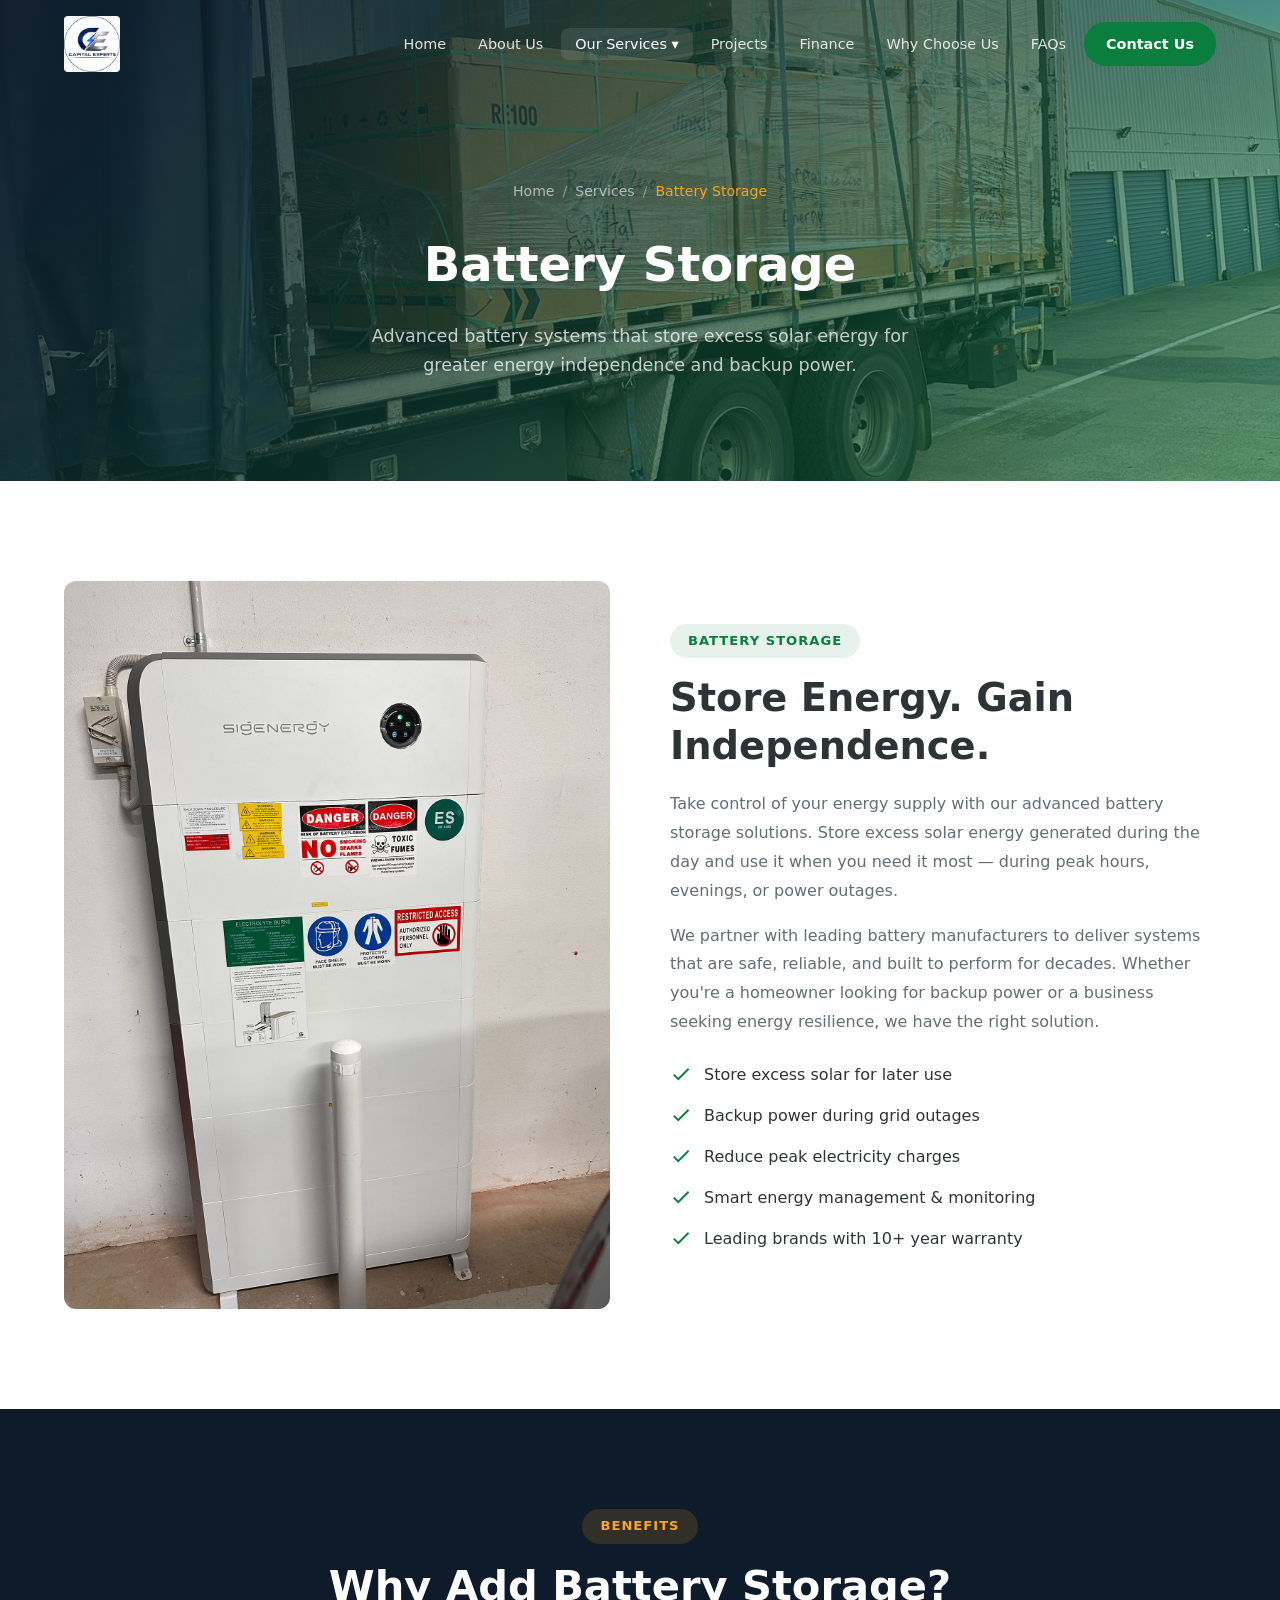
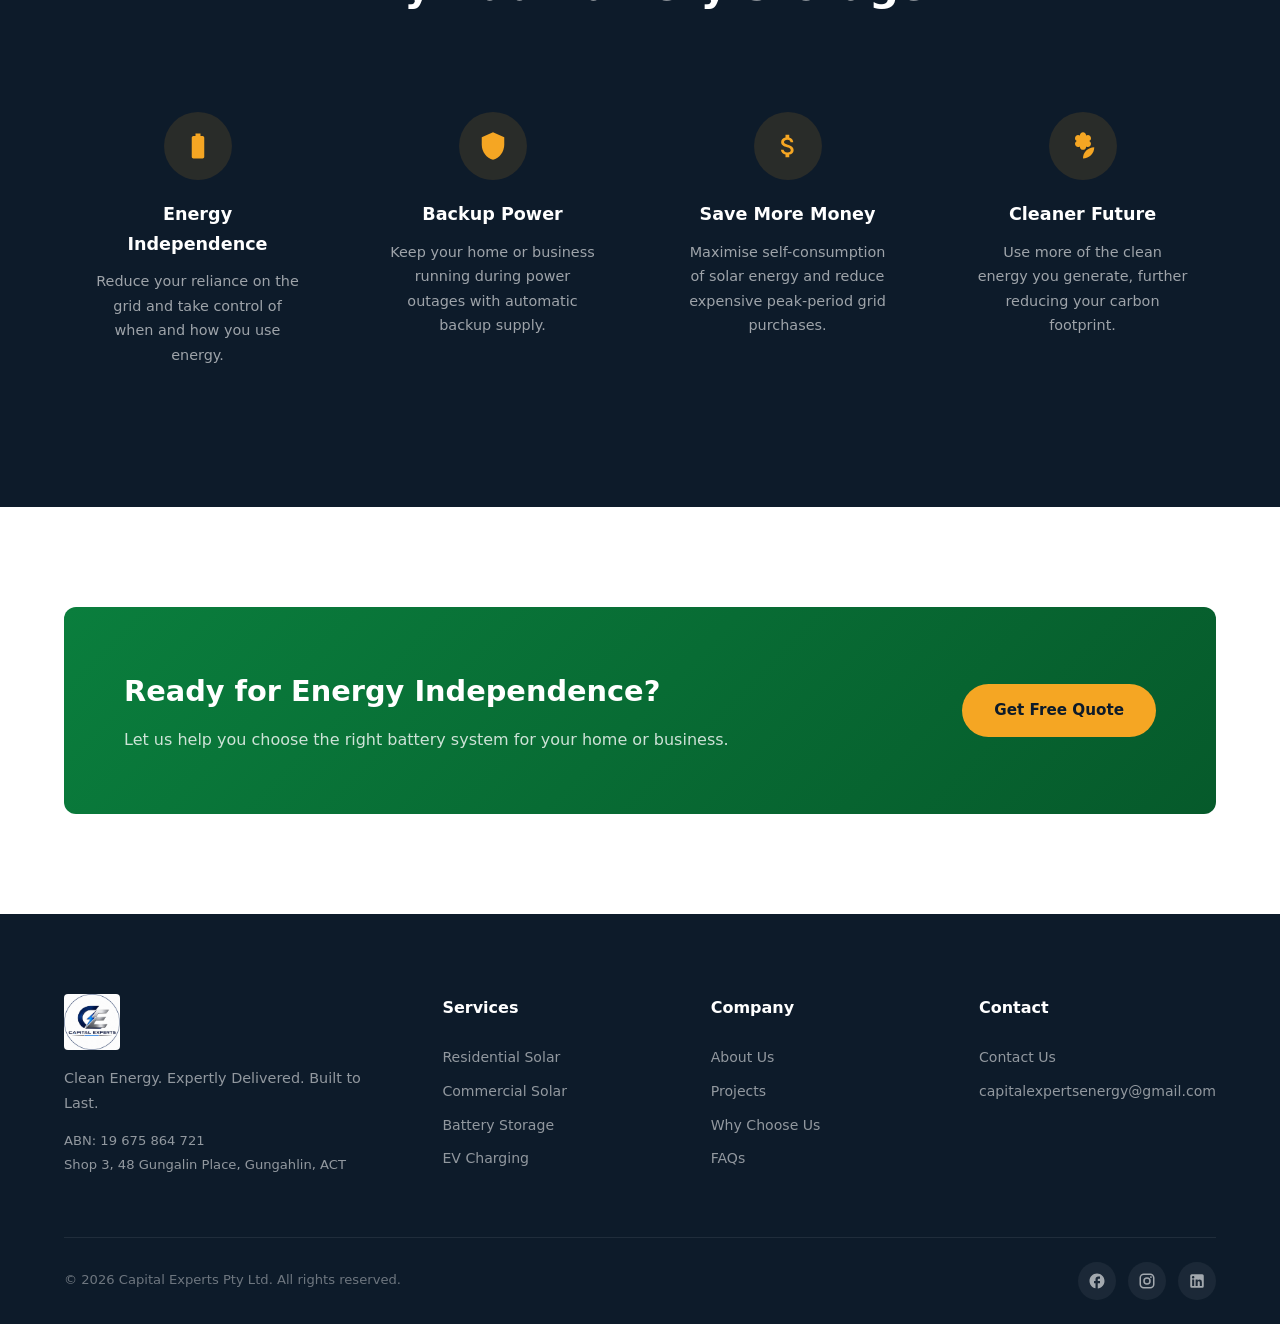
<file: battery-storage/index.html>
<!DOCTYPE html>
<html lang="en">
<head>
  <meta charset="UTF-8">
  <meta name="viewport" content="width=device-width, initial-scale=1.0">
  <title>Battery Storage - Capital Experts</title>
  <meta name="description" content="Advanced battery storage systems for greater energy independence, backup power, and smart energy management.">
  <link rel="stylesheet" href="../styles.css">
</head>
<body>

  <header class="header">
    <div class="container">
      <a href="../" class="logo">
        <img src="../img/logo.jpg" alt="Capital Experts Logo" class="logo-img">
        
      </a>
      <nav class="nav">
        <a href="../">Home</a>
        <a href="../about/">About Us</a>
        <div class="nav-dropdown">
          <a href="../services/" class="active">Our Services &#9662;</a>
          <div class="dropdown-menu">
            <a href="../residential-solar/">Residential Solar</a>
            <a href="../commercial-solar/">Commercial Solar</a>
            <a href="../battery-storage/">Battery Storage</a>
            <a href="../ev-charging/">EV Charging</a>
          </div>
        </div>
        <a href="../projects/">Projects</a>
        <a href="../finance/">Finance</a>
        <a href="../why-choose-us/">Why Choose Us</a>
        <a href="../faqs/">FAQs</a>
        <a href="../contact/" class="nav-cta">Contact Us</a>
      </nav>
      <div class="hamburger"><span></span><span></span><span></span></div>
    </div>
  </header>

  <div class="mobile-nav">
    <a href="../">Home</a>
    <a href="../about/">About Us</a>
    <a href="../services/">Our Services</a>
    <a href="../residential-solar/">Residential Solar</a>
    <a href="../commercial-solar/">Commercial Solar</a>
    <a href="../battery-storage/">Battery Storage</a>
    <a href="../ev-charging/">EV Charging</a>
    <a href="../projects/">Projects</a>
    <a href="../finance/">Finance</a>
    <a href="../why-choose-us/">Why Choose Us</a>
    <a href="../faqs/">FAQs</a>
    <a href="../contact/">Contact Us</a>
  </div>

  <section class="page-hero">
    <div class="page-hero-bg"><img src="../img/solar3.jpeg" alt="Battery Storage"></div>
    <div class="page-hero-overlay"></div>
    <div class="container">
      <div class="breadcrumb">
        <a href="../">Home</a>
        <span>/</span>
        <a href="../services/">Services</a>
        <span>/</span>
        <span class="current">Battery Storage</span>
      </div>
      <h1>Battery Storage</h1>
      <p>Advanced battery systems that store excess solar energy for greater energy independence and backup power.</p>
    </div>
  </section>

  <section class="section">
    <div class="container">
      <div class="about-split">
        <div class="about-img reveal">
          <img src="../img/solar7.jpeg" alt="Battery Storage System">
        </div>
        <div class="about-content reveal">
          <span class="label">Battery Storage</span>
          <h2>Store Energy. Gain Independence.</h2>
          <p>Take control of your energy supply with our advanced battery storage solutions. Store excess solar energy generated during the day and use it when you need it most — during peak hours, evenings, or power outages.</p>
          <p>We partner with leading battery manufacturers to deliver systems that are safe, reliable, and built to perform for decades. Whether you're a homeowner looking for backup power or a business seeking energy resilience, we have the right solution.</p>
          <ul class="about-list">
            <li><svg viewBox="0 0 24 24"><path d="M9 16.17L4.83 12l-1.42 1.41L9 19 21 7l-1.41-1.41L9 16.17z"/></svg> Store excess solar for later use</li>
            <li><svg viewBox="0 0 24 24"><path d="M9 16.17L4.83 12l-1.42 1.41L9 19 21 7l-1.41-1.41L9 16.17z"/></svg> Backup power during grid outages</li>
            <li><svg viewBox="0 0 24 24"><path d="M9 16.17L4.83 12l-1.42 1.41L9 19 21 7l-1.41-1.41L9 16.17z"/></svg> Reduce peak electricity charges</li>
            <li><svg viewBox="0 0 24 24"><path d="M9 16.17L4.83 12l-1.42 1.41L9 19 21 7l-1.41-1.41L9 16.17z"/></svg> Smart energy management & monitoring</li>
            <li><svg viewBox="0 0 24 24"><path d="M9 16.17L4.83 12l-1.42 1.41L9 19 21 7l-1.41-1.41L9 16.17z"/></svg> Leading brands with 10+ year warranty</li>
          </ul>
        </div>
      </div>
    </div>
  </section>

  <section class="section section-dark">
    <div class="container">
      <div class="section-header reveal">
        <span class="label">Benefits</span>
        <h2>Why Add Battery Storage?</h2>
      </div>
      <div class="features-grid">
        <div class="feature reveal reveal-delay-1">
          <div class="feature-icon"><svg viewBox="0 0 24 24"><path d="M15.67 4H14V2h-4v2H8.33C7.6 4 7 4.6 7 5.33v15.34C7 21.4 7.6 22 8.33 22h7.34c.73 0 1.33-.6 1.33-1.33V5.33C17 4.6 16.4 4 15.67 4z"/></svg></div>
          <h3>Energy Independence</h3>
          <p>Reduce your reliance on the grid and take control of when and how you use energy.</p>
        </div>
        <div class="feature reveal reveal-delay-2">
          <div class="feature-icon"><svg viewBox="0 0 24 24"><path d="M12 1L3 5v6c0 5.55 3.84 10.74 9 12 5.16-1.26 9-6.45 9-12V5l-9-4z"/></svg></div>
          <h3>Backup Power</h3>
          <p>Keep your home or business running during power outages with automatic backup supply.</p>
        </div>
        <div class="feature reveal reveal-delay-3">
          <div class="feature-icon"><svg viewBox="0 0 24 24"><path d="M11.8 10.9c-2.27-.59-3-1.2-3-2.15 0-1.09 1.01-1.85 2.7-1.85 1.78 0 2.44.85 2.5 2.1h2.21c-.07-1.72-1.12-3.3-3.21-3.81V3h-3v2.16c-1.94.42-3.5 1.68-3.5 3.61 0 2.31 1.91 3.46 4.7 4.13 2.5.6 3 1.48 3 2.41 0 .69-.49 1.79-2.7 1.79-2.06 0-2.87-.92-2.98-2.1h-2.2c.12 2.19 1.76 3.42 3.68 3.83V21h3v-2.15c1.95-.37 3.5-1.5 3.5-3.55 0-2.84-2.43-3.81-4.7-4.4z"/></svg></div>
          <h3>Save More Money</h3>
          <p>Maximise self-consumption of solar energy and reduce expensive peak-period grid purchases.</p>
        </div>
        <div class="feature reveal reveal-delay-4">
          <div class="feature-icon"><svg viewBox="0 0 24 24"><path d="M12 22c4.97 0 9-4.03 9-9-4.97 0-9 4.03-9 9zM5.6 10.25c0 1.38 1.12 2.5 2.5 2.5.53 0 1.01-.16 1.42-.44l-.02.19c0 1.38 1.12 2.5 2.5 2.5s2.5-1.12 2.5-2.5l-.02-.19c.4.28.89.44 1.42.44 1.38 0 2.5-1.12 2.5-2.5 0-1-.59-1.85-1.43-2.25.84-.4 1.43-1.25 1.43-2.25 0-1.38-1.12-2.5-2.5-2.5-.53 0-1.01.16-1.42.44l.02-.19C14.5 2.12 13.38 1 12 1S9.5 2.12 9.5 3.5l.02.19c-.4-.28-.89-.44-1.42-.44-1.38 0-2.5 1.12-2.5 2.5 0 1 .59 1.85 1.43 2.25-.84.4-1.43 1.25-1.43 2.25z"/></svg></div>
          <h3>Cleaner Future</h3>
          <p>Use more of the clean energy you generate, further reducing your carbon footprint.</p>
        </div>
      </div>
    </div>
  </section>

  <section class="section">
    <div class="container">
      <div class="cta-banner reveal">
        <div>
          <h3>Ready for Energy Independence?</h3>
          <p>Let us help you choose the right battery system for your home or business.</p>
        </div>
        <a href="../contact/" class="btn btn-accent">Get Free Quote</a>
      </div>
    </div>
  </section>

  <footer class="footer">
    <div class="container">
      <div class="footer-grid">
        <div class="footer-brand">
          <a href="../" class="logo">
            <img src="../img/logo.jpg" alt="Capital Experts Logo" class="logo-img">
            
          </a>
          <p>Clean Energy. Expertly Delivered. Built to Last.</p>
          <p style="margin-top:12px;font-size:.82rem">ABN: 19 675 864 721<br>Shop 3, 48 Gungalin Place, Gungahlin, ACT</p>
        </div>
        <div>
          <h4>Services</h4>
          <div class="footer-links">
            <a href="../residential-solar/">Residential Solar</a>
            <a href="../commercial-solar/">Commercial Solar</a>
            <a href="../battery-storage/">Battery Storage</a>
            <a href="../ev-charging/">EV Charging</a>
          </div>
        </div>
        <div>
          <h4>Company</h4>
          <div class="footer-links">
            <a href="../about/">About Us</a>
            <a href="../projects/">Projects</a>
            <a href="../why-choose-us/">Why Choose Us</a>
            <a href="../faqs/">FAQs</a>
          </div>
        </div>
        <div>
          <h4>Contact</h4>
          <div class="footer-links">
            <a href="../contact/">Contact Us</a>
            <a href="mailto:capitalexpertsenergy@gmail.com">capitalexpertsenergy@gmail.com</a>
          </div>
        </div>
      </div>
      <div class="footer-bottom">
        <p>&copy; 2026 Capital Experts Pty Ltd. All rights reserved.</p>
        <div class="footer-social">
          <a href="https://www.facebook.com/profile.php?id=61591243034844" target="_blank" rel="noopener"><svg viewBox="0 0 24 24"><path d="M22 12c0-5.52-4.48-10-10-10S2 6.48 2 12c0 4.84 3.44 8.87 8 9.8V15H8v-3h2V9.5C10 7.57 11.57 6 13.5 6H16v3h-2c-.55 0-1 .45-1 1v2h3v3h-3v6.95c5.05-.5 9-4.76 9-9.95z"/></svg></a>
          <a href="#"><svg viewBox="0 0 24 24"><path d="M7.8 2h8.4C19.4 2 22 4.6 22 7.8v8.4a5.8 5.8 0 0 1-5.8 5.8H7.8C4.6 22 2 19.4 2 16.2V7.8A5.8 5.8 0 0 1 7.8 2m-.2 2A3.6 3.6 0 0 0 4 7.6v8.8C4 18.39 5.61 20 7.6 20h8.8a3.6 3.6 0 0 0 3.6-3.6V7.6C20 5.61 18.39 4 16.4 4H7.6m9.65 1.5a1.25 1.25 0 0 1 1.25 1.25A1.25 1.25 0 0 1 17.25 8 1.25 1.25 0 0 1 16 6.75a1.25 1.25 0 0 1 1.25-1.25M12 7a5 5 0 0 1 5 5 5 5 0 0 1-5 5 5 5 0 0 1-5-5 5 5 0 0 1 5-5m0 2a3 3 0 0 0-3 3 3 3 0 0 0 3 3 3 3 0 0 0 3-3 3 3 0 0 0-3-3z"/></svg></a>
          <a href="#"><svg viewBox="0 0 24 24"><path d="M19 3a2 2 0 0 1 2 2v14a2 2 0 0 1-2 2H5a2 2 0 0 1-2-2V5a2 2 0 0 1 2-2h14m-.5 15.5v-5.3a3.26 3.26 0 0 0-3.26-3.26c-.85 0-1.84.52-2.32 1.3v-1.11h-2.79v8.37h2.79v-4.93c0-.77.62-1.4 1.39-1.4a1.4 1.4 0 0 1 1.4 1.4v4.93h2.79M6.88 8.56a1.68 1.68 0 0 0 1.68-1.68c0-.93-.75-1.69-1.68-1.69a1.69 1.69 0 0 0-1.69 1.69c0 .93.76 1.68 1.69 1.68m1.39 9.94v-8.37H5.5v8.37h2.77z"/></svg></a>
        </div>
      </div>
    </div>
  </footer>

  <script src="../main.js"></script>
</body>
</html>
</file>
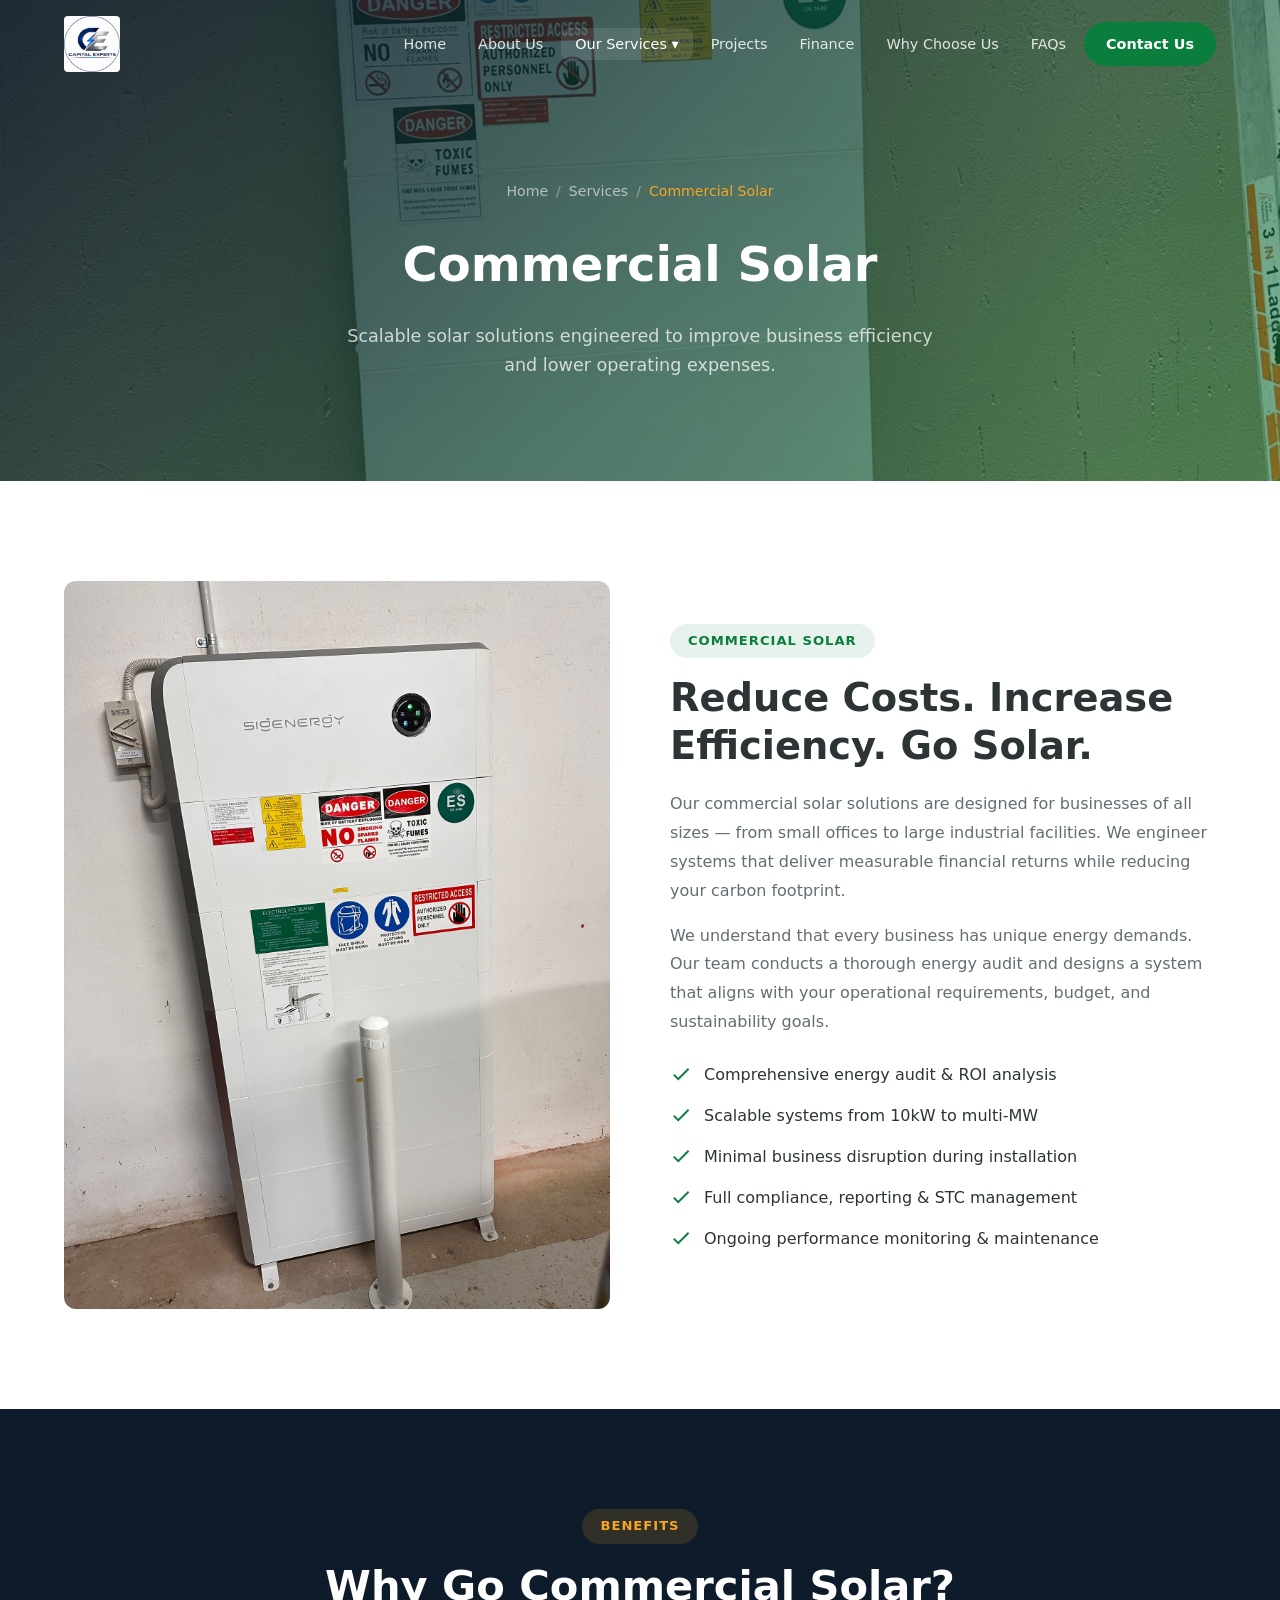
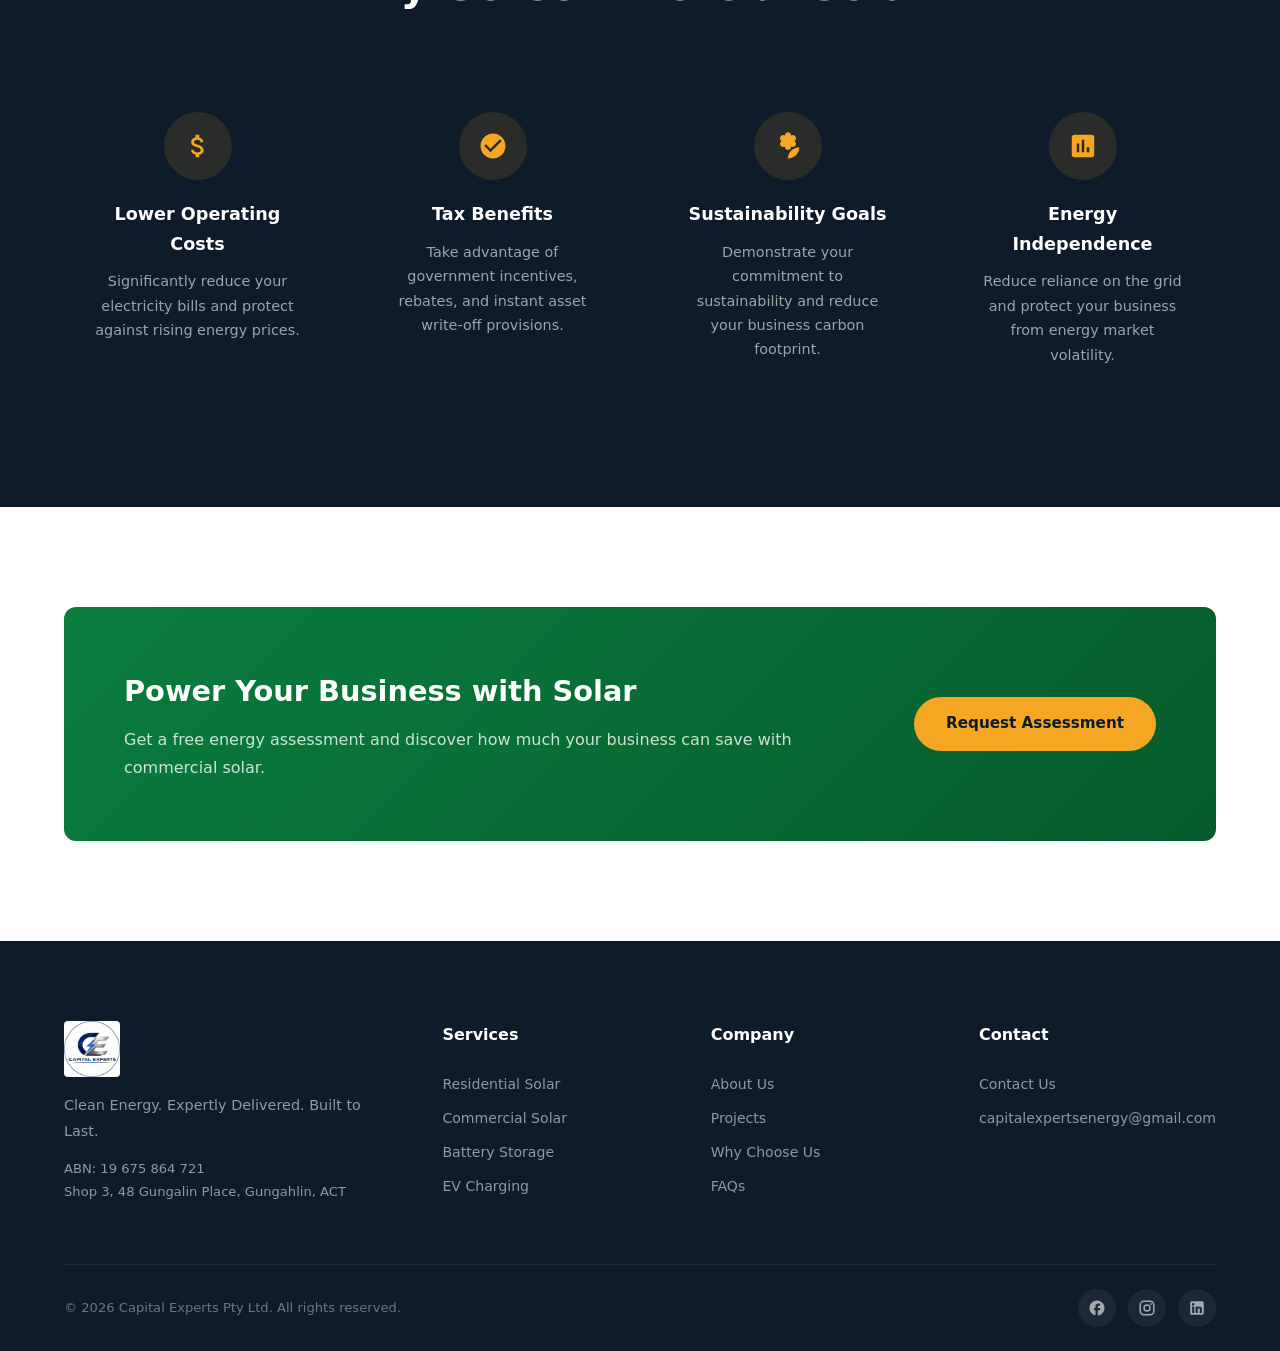
<file: commercial-solar/index.html>
<!DOCTYPE html>
<html lang="en">
<head>
  <meta charset="UTF-8">
  <meta name="viewport" content="width=device-width, initial-scale=1.0">
  <title>Commercial Solar - Capital Experts</title>
  <meta name="description" content="Scalable commercial solar solutions engineered to improve business efficiency and lower operating expenses.">
  <link rel="stylesheet" href="../styles.css">
</head>
<body>

  <header class="header">
    <div class="container">
      <a href="../" class="logo">
        <img src="../img/logo.jpg" alt="Capital Experts Logo" class="logo-img">
        
      </a>
      <nav class="nav">
        <a href="../">Home</a>
        <a href="../about/">About Us</a>
        <div class="nav-dropdown">
          <a href="../services/" class="active">Our Services &#9662;</a>
          <div class="dropdown-menu">
            <a href="../residential-solar/">Residential Solar</a>
            <a href="../commercial-solar/">Commercial Solar</a>
            <a href="../battery-storage/">Battery Storage</a>
            <a href="../ev-charging/">EV Charging</a>
          </div>
        </div>
        <a href="../projects/">Projects</a>
        <a href="../finance/">Finance</a>
        <a href="../why-choose-us/">Why Choose Us</a>
        <a href="../faqs/">FAQs</a>
        <a href="../contact/" class="nav-cta">Contact Us</a>
      </nav>
      <div class="hamburger"><span></span><span></span><span></span></div>
    </div>
  </header>

  <div class="mobile-nav">
    <a href="../">Home</a>
    <a href="../about/">About Us</a>
    <a href="../services/">Our Services</a>
    <a href="../residential-solar/">Residential Solar</a>
    <a href="../commercial-solar/">Commercial Solar</a>
    <a href="../battery-storage/">Battery Storage</a>
    <a href="../ev-charging/">EV Charging</a>
    <a href="../projects/">Projects</a>
    <a href="../finance/">Finance</a>
    <a href="../why-choose-us/">Why Choose Us</a>
    <a href="../faqs/">FAQs</a>
    <a href="../contact/">Contact Us</a>
  </div>

  <section class="page-hero">
    <div class="page-hero-bg"><img src="../img/solar2.jpeg" alt="Commercial Solar"></div>
    <div class="page-hero-overlay"></div>
    <div class="container">
      <div class="breadcrumb">
        <a href="../">Home</a>
        <span>/</span>
        <a href="../services/">Services</a>
        <span>/</span>
        <span class="current">Commercial Solar</span>
      </div>
      <h1>Commercial Solar</h1>
      <p>Scalable solar solutions engineered to improve business efficiency and lower operating expenses.</p>
    </div>
  </section>

  <section class="section">
    <div class="container">
      <div class="about-split">
        <div class="about-img reveal">
          <img src="../img/solar6.jpeg" alt="Commercial Solar Installation">
        </div>
        <div class="about-content reveal">
          <span class="label">Commercial Solar</span>
          <h2>Reduce Costs. Increase Efficiency. Go Solar.</h2>
          <p>Our commercial solar solutions are designed for businesses of all sizes — from small offices to large industrial facilities. We engineer systems that deliver measurable financial returns while reducing your carbon footprint.</p>
          <p>We understand that every business has unique energy demands. Our team conducts a thorough energy audit and designs a system that aligns with your operational requirements, budget, and sustainability goals.</p>
          <ul class="about-list">
            <li><svg viewBox="0 0 24 24"><path d="M9 16.17L4.83 12l-1.42 1.41L9 19 21 7l-1.41-1.41L9 16.17z"/></svg> Comprehensive energy audit & ROI analysis</li>
            <li><svg viewBox="0 0 24 24"><path d="M9 16.17L4.83 12l-1.42 1.41L9 19 21 7l-1.41-1.41L9 16.17z"/></svg> Scalable systems from 10kW to multi-MW</li>
            <li><svg viewBox="0 0 24 24"><path d="M9 16.17L4.83 12l-1.42 1.41L9 19 21 7l-1.41-1.41L9 16.17z"/></svg> Minimal business disruption during installation</li>
            <li><svg viewBox="0 0 24 24"><path d="M9 16.17L4.83 12l-1.42 1.41L9 19 21 7l-1.41-1.41L9 16.17z"/></svg> Full compliance, reporting & STC management</li>
            <li><svg viewBox="0 0 24 24"><path d="M9 16.17L4.83 12l-1.42 1.41L9 19 21 7l-1.41-1.41L9 16.17z"/></svg> Ongoing performance monitoring & maintenance</li>
          </ul>
        </div>
      </div>
    </div>
  </section>

  <section class="section section-dark">
    <div class="container">
      <div class="section-header reveal">
        <span class="label">Benefits</span>
        <h2>Why Go Commercial Solar?</h2>
      </div>
      <div class="features-grid">
        <div class="feature reveal reveal-delay-1">
          <div class="feature-icon"><svg viewBox="0 0 24 24"><path d="M11.8 10.9c-2.27-.59-3-1.2-3-2.15 0-1.09 1.01-1.85 2.7-1.85 1.78 0 2.44.85 2.5 2.1h2.21c-.07-1.72-1.12-3.3-3.21-3.81V3h-3v2.16c-1.94.42-3.5 1.68-3.5 3.61 0 2.31 1.91 3.46 4.7 4.13 2.5.6 3 1.48 3 2.41 0 .69-.49 1.79-2.7 1.79-2.06 0-2.87-.92-2.98-2.1h-2.2c.12 2.19 1.76 3.42 3.68 3.83V21h3v-2.15c1.95-.37 3.5-1.5 3.5-3.55 0-2.84-2.43-3.81-4.7-4.4z"/></svg></div>
          <h3>Lower Operating Costs</h3>
          <p>Significantly reduce your electricity bills and protect against rising energy prices.</p>
        </div>
        <div class="feature reveal reveal-delay-2">
          <div class="feature-icon"><svg viewBox="0 0 24 24"><path d="M12 2C6.48 2 2 6.48 2 12s4.48 10 10 10 10-4.48 10-10S17.52 2 12 2zm-2 15l-5-5 1.41-1.41L10 14.17l7.59-7.59L19 8l-9 9z"/></svg></div>
          <h3>Tax Benefits</h3>
          <p>Take advantage of government incentives, rebates, and instant asset write-off provisions.</p>
        </div>
        <div class="feature reveal reveal-delay-3">
          <div class="feature-icon"><svg viewBox="0 0 24 24"><path d="M12 22c4.97 0 9-4.03 9-9-4.97 0-9 4.03-9 9zM5.6 10.25c0 1.38 1.12 2.5 2.5 2.5.53 0 1.01-.16 1.42-.44l-.02.19c0 1.38 1.12 2.5 2.5 2.5s2.5-1.12 2.5-2.5l-.02-.19c.4.28.89.44 1.42.44 1.38 0 2.5-1.12 2.5-2.5 0-1-.59-1.85-1.43-2.25.84-.4 1.43-1.25 1.43-2.25 0-1.38-1.12-2.5-2.5-2.5-.53 0-1.01.16-1.42.44l.02-.19C14.5 2.12 13.38 1 12 1S9.5 2.12 9.5 3.5l.02.19c-.4-.28-.89-.44-1.42-.44-1.38 0-2.5 1.12-2.5 2.5 0 1 .59 1.85 1.43 2.25-.84.4-1.43 1.25-1.43 2.25z"/></svg></div>
          <h3>Sustainability Goals</h3>
          <p>Demonstrate your commitment to sustainability and reduce your business carbon footprint.</p>
        </div>
        <div class="feature reveal reveal-delay-4">
          <div class="feature-icon"><svg viewBox="0 0 24 24"><path d="M19 3H5c-1.1 0-2 .9-2 2v14c0 1.1.9 2 2 2h14c1.1 0 2-.9 2-2V5c0-1.1-.9-2-2-2zM9 17H7v-7h2v7zm4 0h-2V7h2v10zm4 0h-2v-4h2v4z"/></svg></div>
          <h3>Energy Independence</h3>
          <p>Reduce reliance on the grid and protect your business from energy market volatility.</p>
        </div>
      </div>
    </div>
  </section>

  <section class="section">
    <div class="container">
      <div class="cta-banner reveal">
        <div>
          <h3>Power Your Business with Solar</h3>
          <p>Get a free energy assessment and discover how much your business can save with commercial solar.</p>
        </div>
        <a href="../contact/" class="btn btn-accent">Request Assessment</a>
      </div>
    </div>
  </section>

  <footer class="footer">
    <div class="container">
      <div class="footer-grid">
        <div class="footer-brand">
          <a href="../" class="logo">
            <img src="../img/logo.jpg" alt="Capital Experts Logo" class="logo-img">
            
          </a>
          <p>Clean Energy. Expertly Delivered. Built to Last.</p>
          <p style="margin-top:12px;font-size:.82rem">ABN: 19 675 864 721<br>Shop 3, 48 Gungalin Place, Gungahlin, ACT</p>
        </div>
        <div>
          <h4>Services</h4>
          <div class="footer-links">
            <a href="../residential-solar/">Residential Solar</a>
            <a href="../commercial-solar/">Commercial Solar</a>
            <a href="../battery-storage/">Battery Storage</a>
            <a href="../ev-charging/">EV Charging</a>
          </div>
        </div>
        <div>
          <h4>Company</h4>
          <div class="footer-links">
            <a href="../about/">About Us</a>
            <a href="../projects/">Projects</a>
            <a href="../why-choose-us/">Why Choose Us</a>
            <a href="../faqs/">FAQs</a>
          </div>
        </div>
        <div>
          <h4>Contact</h4>
          <div class="footer-links">
            <a href="../contact/">Contact Us</a>
            <a href="mailto:capitalexpertsenergy@gmail.com">capitalexpertsenergy@gmail.com</a>
          </div>
        </div>
      </div>
      <div class="footer-bottom">
        <p>&copy; 2026 Capital Experts Pty Ltd. All rights reserved.</p>
        <div class="footer-social">
          <a href="https://www.facebook.com/profile.php?id=61591243034844" target="_blank" rel="noopener"><svg viewBox="0 0 24 24"><path d="M22 12c0-5.52-4.48-10-10-10S2 6.48 2 12c0 4.84 3.44 8.87 8 9.8V15H8v-3h2V9.5C10 7.57 11.57 6 13.5 6H16v3h-2c-.55 0-1 .45-1 1v2h3v3h-3v6.95c5.05-.5 9-4.76 9-9.95z"/></svg></a>
          <a href="#"><svg viewBox="0 0 24 24"><path d="M7.8 2h8.4C19.4 2 22 4.6 22 7.8v8.4a5.8 5.8 0 0 1-5.8 5.8H7.8C4.6 22 2 19.4 2 16.2V7.8A5.8 5.8 0 0 1 7.8 2m-.2 2A3.6 3.6 0 0 0 4 7.6v8.8C4 18.39 5.61 20 7.6 20h8.8a3.6 3.6 0 0 0 3.6-3.6V7.6C20 5.61 18.39 4 16.4 4H7.6m9.65 1.5a1.25 1.25 0 0 1 1.25 1.25A1.25 1.25 0 0 1 17.25 8 1.25 1.25 0 0 1 16 6.75a1.25 1.25 0 0 1 1.25-1.25M12 7a5 5 0 0 1 5 5 5 5 0 0 1-5 5 5 5 0 0 1-5-5 5 5 0 0 1 5-5m0 2a3 3 0 0 0-3 3 3 3 0 0 0 3 3 3 3 0 0 0 3-3 3 3 0 0 0-3-3z"/></svg></a>
          <a href="#"><svg viewBox="0 0 24 24"><path d="M19 3a2 2 0 0 1 2 2v14a2 2 0 0 1-2 2H5a2 2 0 0 1-2-2V5a2 2 0 0 1 2-2h14m-.5 15.5v-5.3a3.26 3.26 0 0 0-3.26-3.26c-.85 0-1.84.52-2.32 1.3v-1.11h-2.79v8.37h2.79v-4.93c0-.77.62-1.4 1.39-1.4a1.4 1.4 0 0 1 1.4 1.4v4.93h2.79M6.88 8.56a1.68 1.68 0 0 0 1.68-1.68c0-.93-.75-1.69-1.68-1.69a1.69 1.69 0 0 0-1.69 1.69c0 .93.76 1.68 1.69 1.68m1.39 9.94v-8.37H5.5v8.37h2.77z"/></svg></a>
        </div>
      </div>
    </div>
  </footer>

  <script src="../main.js"></script>
</body>
</html>
</file>
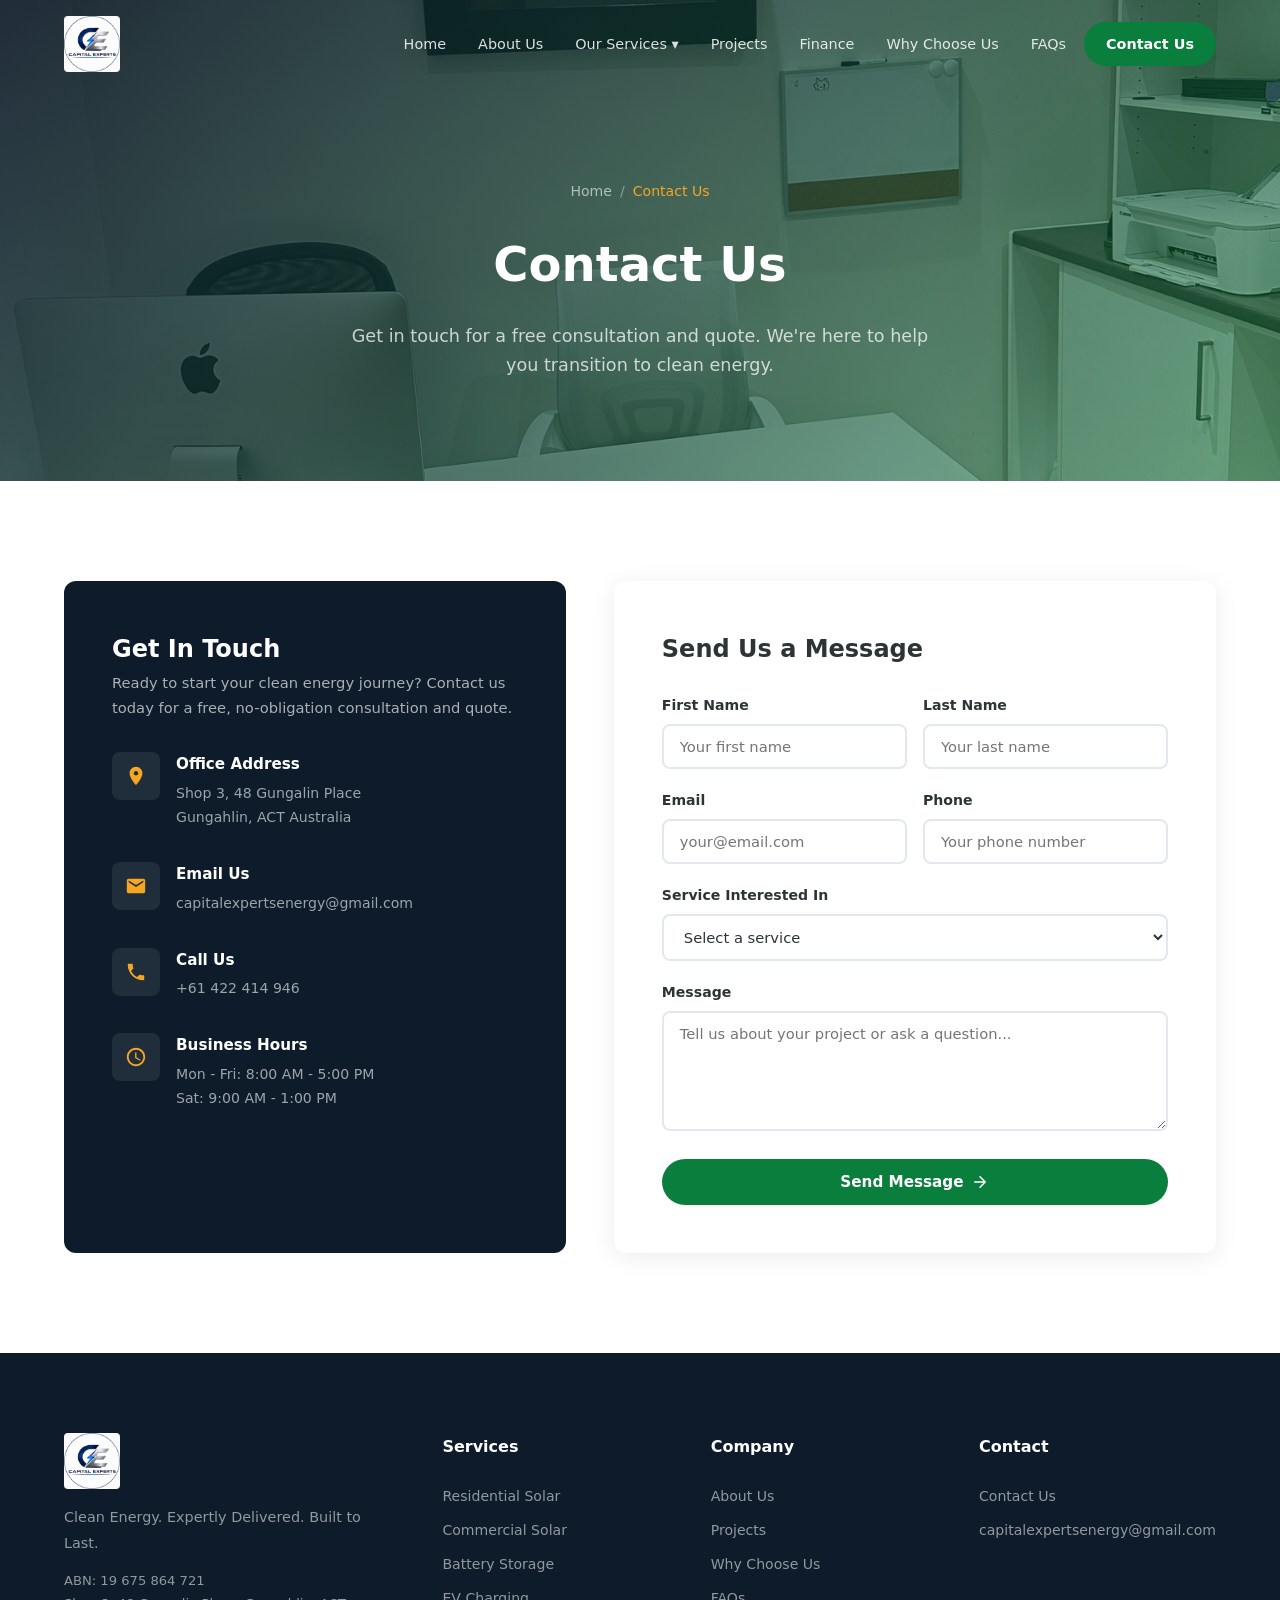
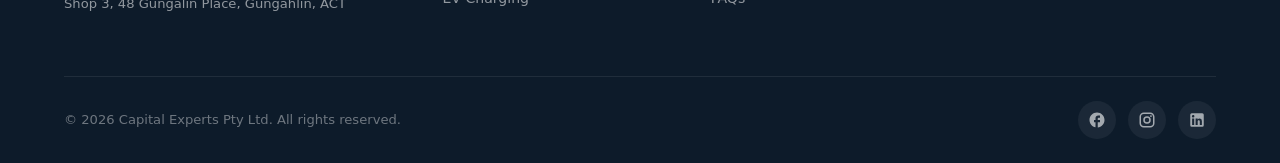
<file: contact/index.html>
<!DOCTYPE html>
<html lang="en">
<head>
  <meta charset="UTF-8">
  <meta name="viewport" content="width=device-width, initial-scale=1.0">
  <title>Contact Us - Capital Experts</title>
  <meta name="description" content="Get in touch with Capital Experts for a free quote on solar, battery storage, and EV charging solutions.">
  <link rel="stylesheet" href="../styles.css">
</head>
<body>

  <header class="header">
    <div class="container">
      <a href="../" class="logo">
        <img src="../img/logo.jpg" alt="Capital Experts Logo" class="logo-img">
        
      </a>
      <nav class="nav">
        <a href="../">Home</a>
        <a href="../about/">About Us</a>
        <div class="nav-dropdown">
          <a href="../services/">Our Services &#9662;</a>
          <div class="dropdown-menu">
            <a href="../residential-solar/">Residential Solar</a>
            <a href="../commercial-solar/">Commercial Solar</a>
            <a href="../battery-storage/">Battery Storage</a>
            <a href="../ev-charging/">EV Charging</a>
          </div>
        </div>
        <a href="../projects/">Projects</a>
        <a href="../finance/">Finance</a>
        <a href="../why-choose-us/">Why Choose Us</a>
        <a href="../faqs/">FAQs</a>
        <a href="../contact/" class="active nav-cta">Contact Us</a>
      </nav>
      <div class="hamburger"><span></span><span></span><span></span></div>
    </div>
  </header>

  <div class="mobile-nav">
    <a href="../">Home</a>
    <a href="../about/">About Us</a>
    <a href="../services/">Our Services</a>
    <a href="../residential-solar/">Residential Solar</a>
    <a href="../commercial-solar/">Commercial Solar</a>
    <a href="../battery-storage/">Battery Storage</a>
    <a href="../ev-charging/">EV Charging</a>
    <a href="../projects/">Projects</a>
    <a href="../finance/">Finance</a>
    <a href="../why-choose-us/">Why Choose Us</a>
    <a href="../faqs/">FAQs</a>
    <a href="../contact/">Contact Us</a>
  </div>

  <section class="page-hero">
    <div class="page-hero-bg"><img src="../img/solar1.jpeg" alt="Contact Us"></div>
    <div class="page-hero-overlay"></div>
    <div class="container">
      <div class="breadcrumb">
        <a href="../">Home</a>
        <span>/</span>
        <span class="current">Contact Us</span>
      </div>
      <h1>Contact Us</h1>
      <p>Get in touch for a free consultation and quote. We're here to help you transition to clean energy.</p>
    </div>
  </section>

  <section class="section">
    <div class="container">
      <div class="contact-grid">
        <div class="contact-info-card reveal">
          <div>
            <h3>Get In Touch</h3>
            <p>Ready to start your clean energy journey? Contact us today for a free, no-obligation consultation and quote.</p>
          </div>
          <div class="contact-item">
            <div class="contact-item-icon">
              <svg viewBox="0 0 24 24"><path d="M12 2C8.13 2 5 5.13 5 9c0 5.25 7 13 7 13s7-7.75 7-13c0-3.87-3.13-7-7-7zm0 9.5c-1.38 0-2.5-1.12-2.5-2.5s1.12-2.5 2.5-2.5 2.5 1.12 2.5 2.5-1.12 2.5-2.5 2.5z"/></svg>
            </div>
            <div class="contact-item-text">
              <h4>Office Address</h4>
              <p>Shop 3, 48 Gungalin Place<br>Gungahlin, ACT Australia</p>
            </div>
          </div>
          <div class="contact-item">
            <div class="contact-item-icon">
              <svg viewBox="0 0 24 24"><path d="M20 4H4c-1.1 0-1.99.9-1.99 2L2 18c0 1.1.9 2 2 2h16c1.1 0 2-.9 2-2V6c0-1.1-.9-2-2-2zm0 4l-8 5-8-5V6l8 5 8-5v2z"/></svg>
            </div>
            <div class="contact-item-text">
              <h4>Email Us</h4>
              <p>capitalexpertsenergy@gmail.com</p>
            </div>
          </div>
          <div class="contact-item">
            <div class="contact-item-icon">
              <svg viewBox="0 0 24 24"><path d="M6.62 10.79c1.44 2.83 3.76 5.14 6.59 6.59l2.2-2.2c.27-.27.67-.36 1.02-.24 1.12.37 2.33.57 3.57.57.55 0 1 .45 1 1V20c0 .55-.45 1-1 1-9.39 0-17-7.61-17-17 0-.55.45-1 1-1h3.5c.55 0 1 .45 1 1 0 1.25.2 2.45.57 3.57.11.35.03.74-.25 1.02l-2.2 2.2z"/></svg>
            </div>
            <div class="contact-item-text">
              <h4>Call Us</h4>
              <p>+61 422 414 946</p>
            </div>
          </div>
          <div class="contact-item">
            <div class="contact-item-icon">
              <svg viewBox="0 0 24 24"><path d="M11.99 2C6.47 2 2 6.48 2 12s4.47 10 9.99 10C17.52 22 22 17.52 22 12S17.52 2 11.99 2zM12 20c-4.42 0-8-3.58-8-8s3.58-8 8-8 8 3.58 8 8-3.58 8-8 8zm.5-13H11v6l5.25 3.15.75-1.23-4.5-2.67z"/></svg>
            </div>
            <div class="contact-item-text">
              <h4>Business Hours</h4>
              <p>Mon - Fri: 8:00 AM - 5:00 PM<br>Sat: 9:00 AM - 1:00 PM</p>
            </div>
          </div>
        </div>
        <div class="contact-form reveal">
          <h3>Send Us a Message</h3>
          <form>
            <div class="form-row">
              <div class="form-group">
                <label for="firstName">First Name</label>
                <input type="text" id="firstName" placeholder="Your first name" required>
              </div>
              <div class="form-group">
                <label for="lastName">Last Name</label>
                <input type="text" id="lastName" placeholder="Your last name" required>
              </div>
            </div>
            <div class="form-row">
              <div class="form-group">
                <label for="email">Email</label>
                <input type="email" id="email" placeholder="your@email.com" required>
              </div>
              <div class="form-group">
                <label for="phone">Phone</label>
                <input type="tel" id="phone" placeholder="Your phone number">
              </div>
            </div>
            <div class="form-group">
              <label for="service">Service Interested In</label>
              <select id="service">
                <option value="">Select a service</option>
                <option value="residential-solar">Residential Solar</option>
                <option value="commercial-solar">Commercial Solar</option>
                <option value="battery-storage">Battery Storage</option>
                <option value="ev-charging">EV Charging</option>
                <option value="system-upgrade">System Upgrade</option>
                <option value="consultation">Energy Consultation</option>
              </select>
            </div>
            <div class="form-group">
              <label for="message">Message</label>
              <textarea id="message" placeholder="Tell us about your project or ask a question..." rows="5"></textarea>
            </div>
            <button type="submit" class="btn btn-primary" style="width:100%;justify-content:center">
              Send Message
              <svg viewBox="0 0 24 24" fill="currentColor"><path d="M5 12h14m-7-7 7 7-7 7" stroke="currentColor" stroke-width="2" fill="none" stroke-linecap="round" stroke-linejoin="round"/></svg>
            </button>
          </form>
        </div>
      </div>
    </div>
  </section>

  <footer class="footer">
    <div class="container">
      <div class="footer-grid">
        <div class="footer-brand">
          <a href="../" class="logo">
            <img src="../img/logo.jpg" alt="Capital Experts Logo" class="logo-img">
            
          </a>
          <p>Clean Energy. Expertly Delivered. Built to Last.</p>
          <p style="margin-top:12px;font-size:.82rem">ABN: 19 675 864 721<br>Shop 3, 48 Gungalin Place, Gungahlin, ACT</p>
        </div>
        <div>
          <h4>Services</h4>
          <div class="footer-links">
            <a href="../residential-solar/">Residential Solar</a>
            <a href="../commercial-solar/">Commercial Solar</a>
            <a href="../battery-storage/">Battery Storage</a>
            <a href="../ev-charging/">EV Charging</a>
          </div>
        </div>
        <div>
          <h4>Company</h4>
          <div class="footer-links">
            <a href="../about/">About Us</a>
            <a href="../projects/">Projects</a>
            <a href="../why-choose-us/">Why Choose Us</a>
            <a href="../faqs/">FAQs</a>
          </div>
        </div>
        <div>
          <h4>Contact</h4>
          <div class="footer-links">
            <a href="../contact/">Contact Us</a>
            <a href="mailto:capitalexpertsenergy@gmail.com">capitalexpertsenergy@gmail.com</a>
          </div>
        </div>
      </div>
      <div class="footer-bottom">
        <p>&copy; 2026 Capital Experts Pty Ltd. All rights reserved.</p>
        <div class="footer-social">
          <a href="https://www.facebook.com/profile.php?id=61591243034844" target="_blank" rel="noopener"><svg viewBox="0 0 24 24"><path d="M22 12c0-5.52-4.48-10-10-10S2 6.48 2 12c0 4.84 3.44 8.87 8 9.8V15H8v-3h2V9.5C10 7.57 11.57 6 13.5 6H16v3h-2c-.55 0-1 .45-1 1v2h3v3h-3v6.95c5.05-.5 9-4.76 9-9.95z"/></svg></a>
          <a href="#"><svg viewBox="0 0 24 24"><path d="M7.8 2h8.4C19.4 2 22 4.6 22 7.8v8.4a5.8 5.8 0 0 1-5.8 5.8H7.8C4.6 22 2 19.4 2 16.2V7.8A5.8 5.8 0 0 1 7.8 2m-.2 2A3.6 3.6 0 0 0 4 7.6v8.8C4 18.39 5.61 20 7.6 20h8.8a3.6 3.6 0 0 0 3.6-3.6V7.6C20 5.61 18.39 4 16.4 4H7.6m9.65 1.5a1.25 1.25 0 0 1 1.25 1.25A1.25 1.25 0 0 1 17.25 8 1.25 1.25 0 0 1 16 6.75a1.25 1.25 0 0 1 1.25-1.25M12 7a5 5 0 0 1 5 5 5 5 0 0 1-5 5 5 5 0 0 1-5-5 5 5 0 0 1 5-5m0 2a3 3 0 0 0-3 3 3 3 0 0 0 3 3 3 3 0 0 0 3-3 3 3 0 0 0-3-3z"/></svg></a>
          <a href="#"><svg viewBox="0 0 24 24"><path d="M19 3a2 2 0 0 1 2 2v14a2 2 0 0 1-2 2H5a2 2 0 0 1-2-2V5a2 2 0 0 1 2-2h14m-.5 15.5v-5.3a3.26 3.26 0 0 0-3.26-3.26c-.85 0-1.84.52-2.32 1.3v-1.11h-2.79v8.37h2.79v-4.93c0-.77.62-1.4 1.39-1.4a1.4 1.4 0 0 1 1.4 1.4v4.93h2.79M6.88 8.56a1.68 1.68 0 0 0 1.68-1.68c0-.93-.75-1.69-1.68-1.69a1.69 1.69 0 0 0-1.69 1.69c0 .93.76 1.68 1.69 1.68m1.39 9.94v-8.37H5.5v8.37h2.77z"/></svg></a>
        </div>
      </div>
    </div>
  </footer>

  <script src="../main.js"></script>
</body>
</html>
</file>
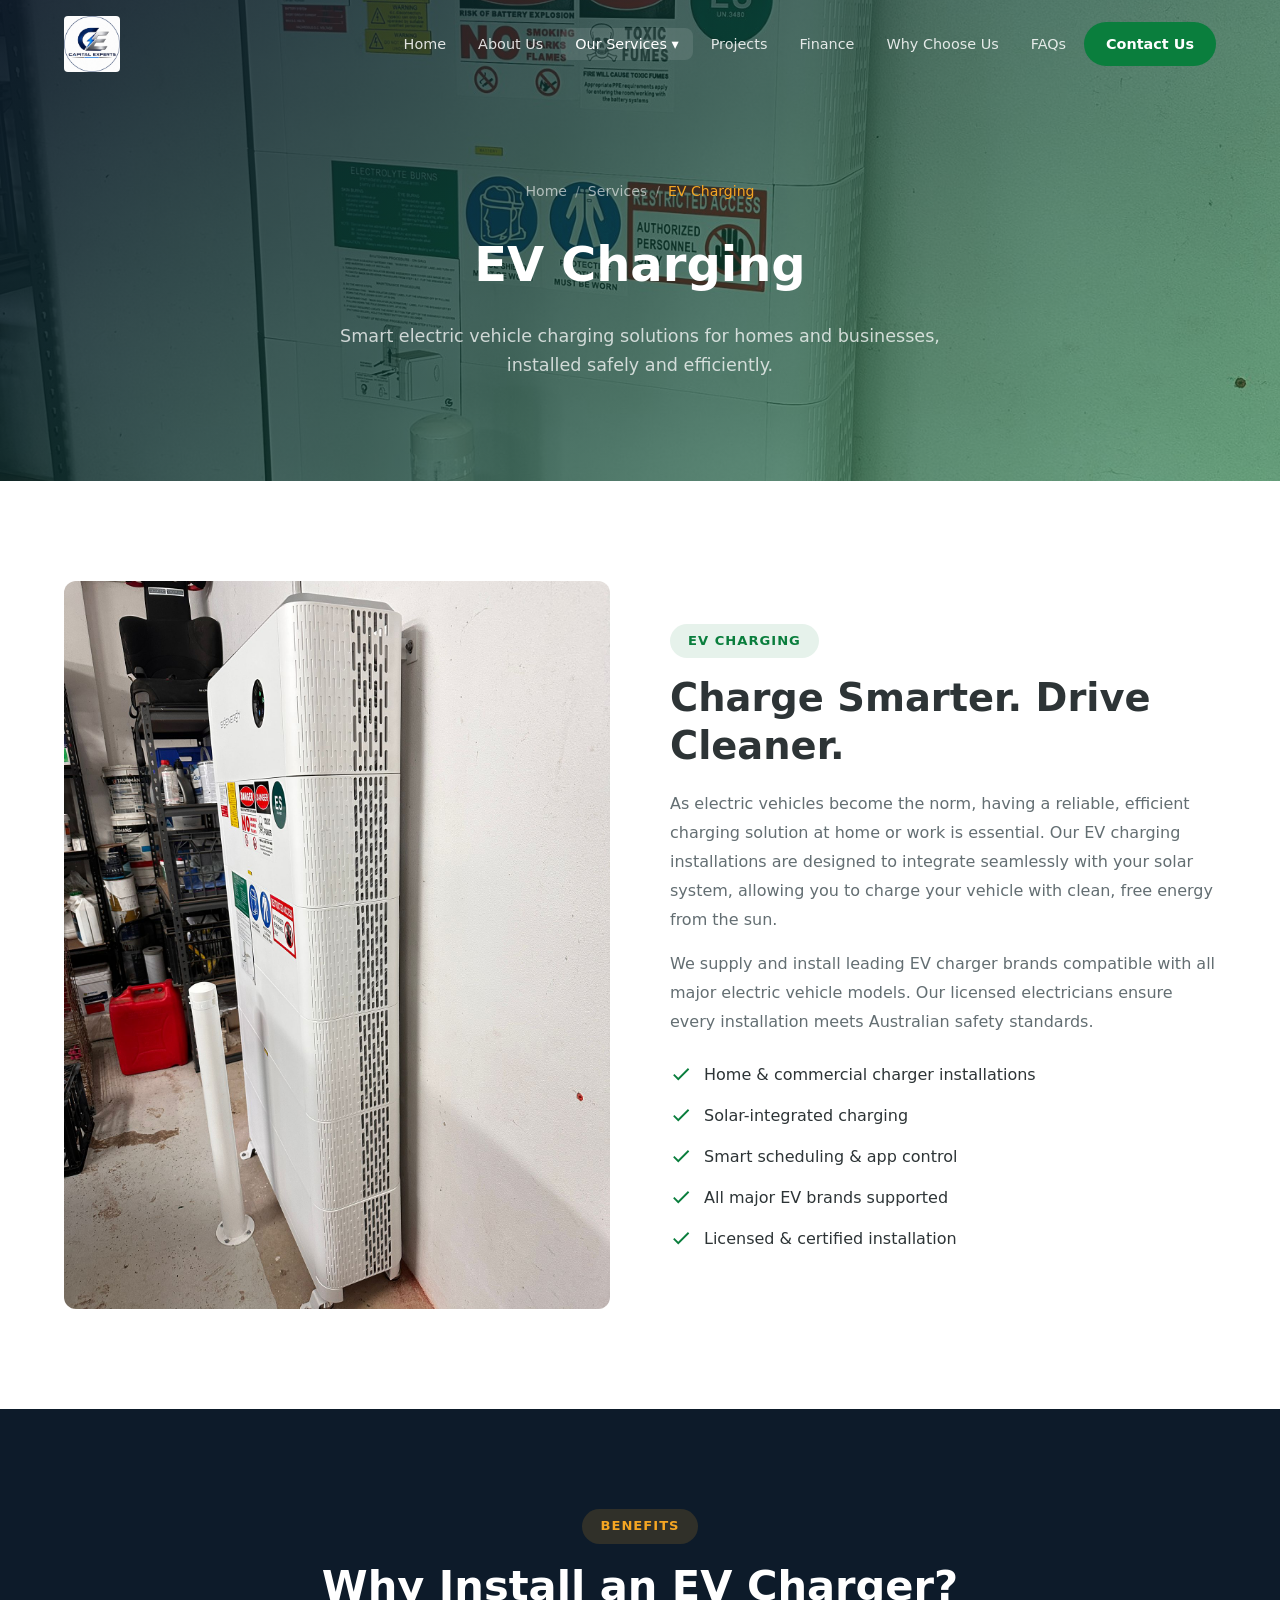
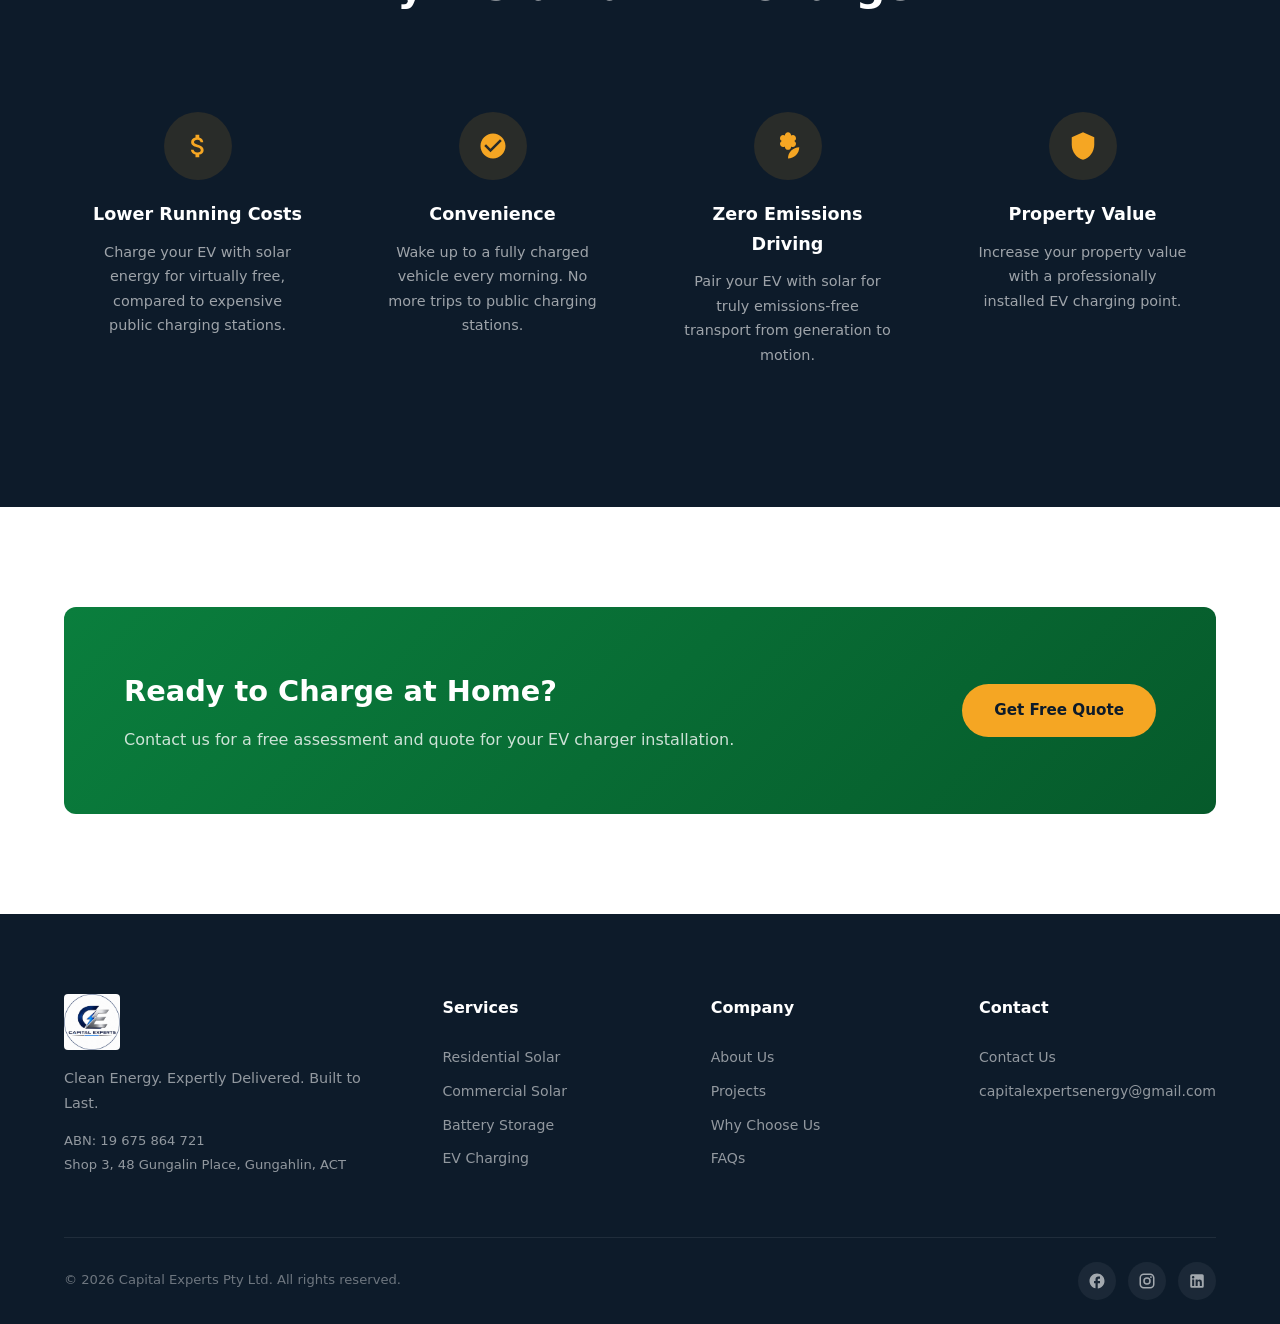
<file: ev-charging/index.html>
<!DOCTYPE html>
<html lang="en">
<head>
  <meta charset="UTF-8">
  <meta name="viewport" content="width=device-width, initial-scale=1.0">
  <title>EV Charging - Capital Experts</title>
  <meta name="description" content="Smart electric vehicle charging solutions for homes and businesses, installed safely and efficiently.">
  <link rel="stylesheet" href="../styles.css">
</head>
<body>

  <header class="header">
    <div class="container">
      <a href="../" class="logo">
        <img src="../img/logo.jpg" alt="Capital Experts Logo" class="logo-img">
        
      </a>
      <nav class="nav">
        <a href="../">Home</a>
        <a href="../about/">About Us</a>
        <div class="nav-dropdown">
          <a href="../services/" class="active">Our Services &#9662;</a>
          <div class="dropdown-menu">
            <a href="../residential-solar/">Residential Solar</a>
            <a href="../commercial-solar/">Commercial Solar</a>
            <a href="../battery-storage/">Battery Storage</a>
            <a href="../ev-charging/">EV Charging</a>
          </div>
        </div>
        <a href="../projects/">Projects</a>
        <a href="../finance/">Finance</a>
        <a href="../why-choose-us/">Why Choose Us</a>
        <a href="../faqs/">FAQs</a>
        <a href="../contact/" class="nav-cta">Contact Us</a>
      </nav>
      <div class="hamburger"><span></span><span></span><span></span></div>
    </div>
  </header>

  <div class="mobile-nav">
    <a href="../">Home</a>
    <a href="../about/">About Us</a>
    <a href="../services/">Our Services</a>
    <a href="../residential-solar/">Residential Solar</a>
    <a href="../commercial-solar/">Commercial Solar</a>
    <a href="../battery-storage/">Battery Storage</a>
    <a href="../ev-charging/">EV Charging</a>
    <a href="../projects/">Projects</a>
    <a href="../finance/">Finance</a>
    <a href="../why-choose-us/">Why Choose Us</a>
    <a href="../faqs/">FAQs</a>
    <a href="../contact/">Contact Us</a>
  </div>

  <section class="page-hero">
    <div class="page-hero-bg"><img src="../img/solar4.jpeg" alt="EV Charging"></div>
    <div class="page-hero-overlay"></div>
    <div class="container">
      <div class="breadcrumb">
        <a href="../">Home</a>
        <span>/</span>
        <a href="../services/">Services</a>
        <span>/</span>
        <span class="current">EV Charging</span>
      </div>
      <h1>EV Charging</h1>
      <p>Smart electric vehicle charging solutions for homes and businesses, installed safely and efficiently.</p>
    </div>
  </section>

  <section class="section">
    <div class="container">
      <div class="about-split">
        <div class="about-img reveal">
          <img src="../img/solar5.jpeg" alt="EV Charging Installation">
        </div>
        <div class="about-content reveal">
          <span class="label">EV Charging</span>
          <h2>Charge Smarter. Drive Cleaner.</h2>
          <p>As electric vehicles become the norm, having a reliable, efficient charging solution at home or work is essential. Our EV charging installations are designed to integrate seamlessly with your solar system, allowing you to charge your vehicle with clean, free energy from the sun.</p>
          <p>We supply and install leading EV charger brands compatible with all major electric vehicle models. Our licensed electricians ensure every installation meets Australian safety standards.</p>
          <ul class="about-list">
            <li><svg viewBox="0 0 24 24"><path d="M9 16.17L4.83 12l-1.42 1.41L9 19 21 7l-1.41-1.41L9 16.17z"/></svg> Home & commercial charger installations</li>
            <li><svg viewBox="0 0 24 24"><path d="M9 16.17L4.83 12l-1.42 1.41L9 19 21 7l-1.41-1.41L9 16.17z"/></svg> Solar-integrated charging</li>
            <li><svg viewBox="0 0 24 24"><path d="M9 16.17L4.83 12l-1.42 1.41L9 19 21 7l-1.41-1.41L9 16.17z"/></svg> Smart scheduling & app control</li>
            <li><svg viewBox="0 0 24 24"><path d="M9 16.17L4.83 12l-1.42 1.41L9 19 21 7l-1.41-1.41L9 16.17z"/></svg> All major EV brands supported</li>
            <li><svg viewBox="0 0 24 24"><path d="M9 16.17L4.83 12l-1.42 1.41L9 19 21 7l-1.41-1.41L9 16.17z"/></svg> Licensed & certified installation</li>
          </ul>
        </div>
      </div>
    </div>
  </section>

  <section class="section section-dark">
    <div class="container">
      <div class="section-header reveal">
        <span class="label">Benefits</span>
        <h2>Why Install an EV Charger?</h2>
      </div>
      <div class="features-grid">
        <div class="feature reveal reveal-delay-1">
          <div class="feature-icon"><svg viewBox="0 0 24 24"><path d="M11.8 10.9c-2.27-.59-3-1.2-3-2.15 0-1.09 1.01-1.85 2.7-1.85 1.78 0 2.44.85 2.5 2.1h2.21c-.07-1.72-1.12-3.3-3.21-3.81V3h-3v2.16c-1.94.42-3.5 1.68-3.5 3.61 0 2.31 1.91 3.46 4.7 4.13 2.5.6 3 1.48 3 2.41 0 .69-.49 1.79-2.7 1.79-2.06 0-2.87-.92-2.98-2.1h-2.2c.12 2.19 1.76 3.42 3.68 3.83V21h3v-2.15c1.95-.37 3.5-1.5 3.5-3.55 0-2.84-2.43-3.81-4.7-4.4z"/></svg></div>
          <h3>Lower Running Costs</h3>
          <p>Charge your EV with solar energy for virtually free, compared to expensive public charging stations.</p>
        </div>
        <div class="feature reveal reveal-delay-2">
          <div class="feature-icon"><svg viewBox="0 0 24 24"><path d="M12 2C6.48 2 2 6.48 2 12s4.48 10 10 10 10-4.48 10-10S17.52 2 12 2zm-2 15l-5-5 1.41-1.41L10 14.17l7.59-7.59L19 8l-9 9z"/></svg></div>
          <h3>Convenience</h3>
          <p>Wake up to a fully charged vehicle every morning. No more trips to public charging stations.</p>
        </div>
        <div class="feature reveal reveal-delay-3">
          <div class="feature-icon"><svg viewBox="0 0 24 24"><path d="M12 22c4.97 0 9-4.03 9-9-4.97 0-9 4.03-9 9zM5.6 10.25c0 1.38 1.12 2.5 2.5 2.5.53 0 1.01-.16 1.42-.44l-.02.19c0 1.38 1.12 2.5 2.5 2.5s2.5-1.12 2.5-2.5l-.02-.19c.4.28.89.44 1.42.44 1.38 0 2.5-1.12 2.5-2.5 0-1-.59-1.85-1.43-2.25.84-.4 1.43-1.25 1.43-2.25 0-1.38-1.12-2.5-2.5-2.5-.53 0-1.01.16-1.42.44l.02-.19C14.5 2.12 13.38 1 12 1S9.5 2.12 9.5 3.5l.02.19c-.4-.28-.89-.44-1.42-.44-1.38 0-2.5 1.12-2.5 2.5 0 1 .59 1.85 1.43 2.25-.84.4-1.43 1.25-1.43 2.25z"/></svg></div>
          <h3>Zero Emissions Driving</h3>
          <p>Pair your EV with solar for truly emissions-free transport from generation to motion.</p>
        </div>
        <div class="feature reveal reveal-delay-4">
          <div class="feature-icon"><svg viewBox="0 0 24 24"><path d="M12 1L3 5v6c0 5.55 3.84 10.74 9 12 5.16-1.26 9-6.45 9-12V5l-9-4z"/></svg></div>
          <h3>Property Value</h3>
          <p>Increase your property value with a professionally installed EV charging point.</p>
        </div>
      </div>
    </div>
  </section>

  <section class="section">
    <div class="container">
      <div class="cta-banner reveal">
        <div>
          <h3>Ready to Charge at Home?</h3>
          <p>Contact us for a free assessment and quote for your EV charger installation.</p>
        </div>
        <a href="../contact/" class="btn btn-accent">Get Free Quote</a>
      </div>
    </div>
  </section>

  <footer class="footer">
    <div class="container">
      <div class="footer-grid">
        <div class="footer-brand">
          <a href="../" class="logo">
            <img src="../img/logo.jpg" alt="Capital Experts Logo" class="logo-img">
            
          </a>
          <p>Clean Energy. Expertly Delivered. Built to Last.</p>
          <p style="margin-top:12px;font-size:.82rem">ABN: 19 675 864 721<br>Shop 3, 48 Gungalin Place, Gungahlin, ACT</p>
        </div>
        <div>
          <h4>Services</h4>
          <div class="footer-links">
            <a href="../residential-solar/">Residential Solar</a>
            <a href="../commercial-solar/">Commercial Solar</a>
            <a href="../battery-storage/">Battery Storage</a>
            <a href="../ev-charging/">EV Charging</a>
          </div>
        </div>
        <div>
          <h4>Company</h4>
          <div class="footer-links">
            <a href="../about/">About Us</a>
            <a href="../projects/">Projects</a>
            <a href="../why-choose-us/">Why Choose Us</a>
            <a href="../faqs/">FAQs</a>
          </div>
        </div>
        <div>
          <h4>Contact</h4>
          <div class="footer-links">
            <a href="../contact/">Contact Us</a>
            <a href="mailto:capitalexpertsenergy@gmail.com">capitalexpertsenergy@gmail.com</a>
          </div>
        </div>
      </div>
      <div class="footer-bottom">
        <p>&copy; 2026 Capital Experts Pty Ltd. All rights reserved.</p>
        <div class="footer-social">
          <a href="https://www.facebook.com/profile.php?id=61591243034844" target="_blank" rel="noopener"><svg viewBox="0 0 24 24"><path d="M22 12c0-5.52-4.48-10-10-10S2 6.48 2 12c0 4.84 3.44 8.87 8 9.8V15H8v-3h2V9.5C10 7.57 11.57 6 13.5 6H16v3h-2c-.55 0-1 .45-1 1v2h3v3h-3v6.95c5.05-.5 9-4.76 9-9.95z"/></svg></a>
          <a href="#"><svg viewBox="0 0 24 24"><path d="M7.8 2h8.4C19.4 2 22 4.6 22 7.8v8.4a5.8 5.8 0 0 1-5.8 5.8H7.8C4.6 22 2 19.4 2 16.2V7.8A5.8 5.8 0 0 1 7.8 2m-.2 2A3.6 3.6 0 0 0 4 7.6v8.8C4 18.39 5.61 20 7.6 20h8.8a3.6 3.6 0 0 0 3.6-3.6V7.6C20 5.61 18.39 4 16.4 4H7.6m9.65 1.5a1.25 1.25 0 0 1 1.25 1.25A1.25 1.25 0 0 1 17.25 8 1.25 1.25 0 0 1 16 6.75a1.25 1.25 0 0 1 1.25-1.25M12 7a5 5 0 0 1 5 5 5 5 0 0 1-5 5 5 5 0 0 1-5-5 5 5 0 0 1 5-5m0 2a3 3 0 0 0-3 3 3 3 0 0 0 3 3 3 3 0 0 0 3-3 3 3 0 0 0-3-3z"/></svg></a>
          <a href="#"><svg viewBox="0 0 24 24"><path d="M19 3a2 2 0 0 1 2 2v14a2 2 0 0 1-2 2H5a2 2 0 0 1-2-2V5a2 2 0 0 1 2-2h14m-.5 15.5v-5.3a3.26 3.26 0 0 0-3.26-3.26c-.85 0-1.84.52-2.32 1.3v-1.11h-2.79v8.37h2.79v-4.93c0-.77.62-1.4 1.39-1.4a1.4 1.4 0 0 1 1.4 1.4v4.93h2.79M6.88 8.56a1.68 1.68 0 0 0 1.68-1.68c0-.93-.75-1.69-1.68-1.69a1.69 1.69 0 0 0-1.69 1.69c0 .93.76 1.68 1.69 1.68m1.39 9.94v-8.37H5.5v8.37h2.77z"/></svg></a>
        </div>
      </div>
    </div>
  </footer>

  <script src="../main.js"></script>
</body>
</html>
</file>
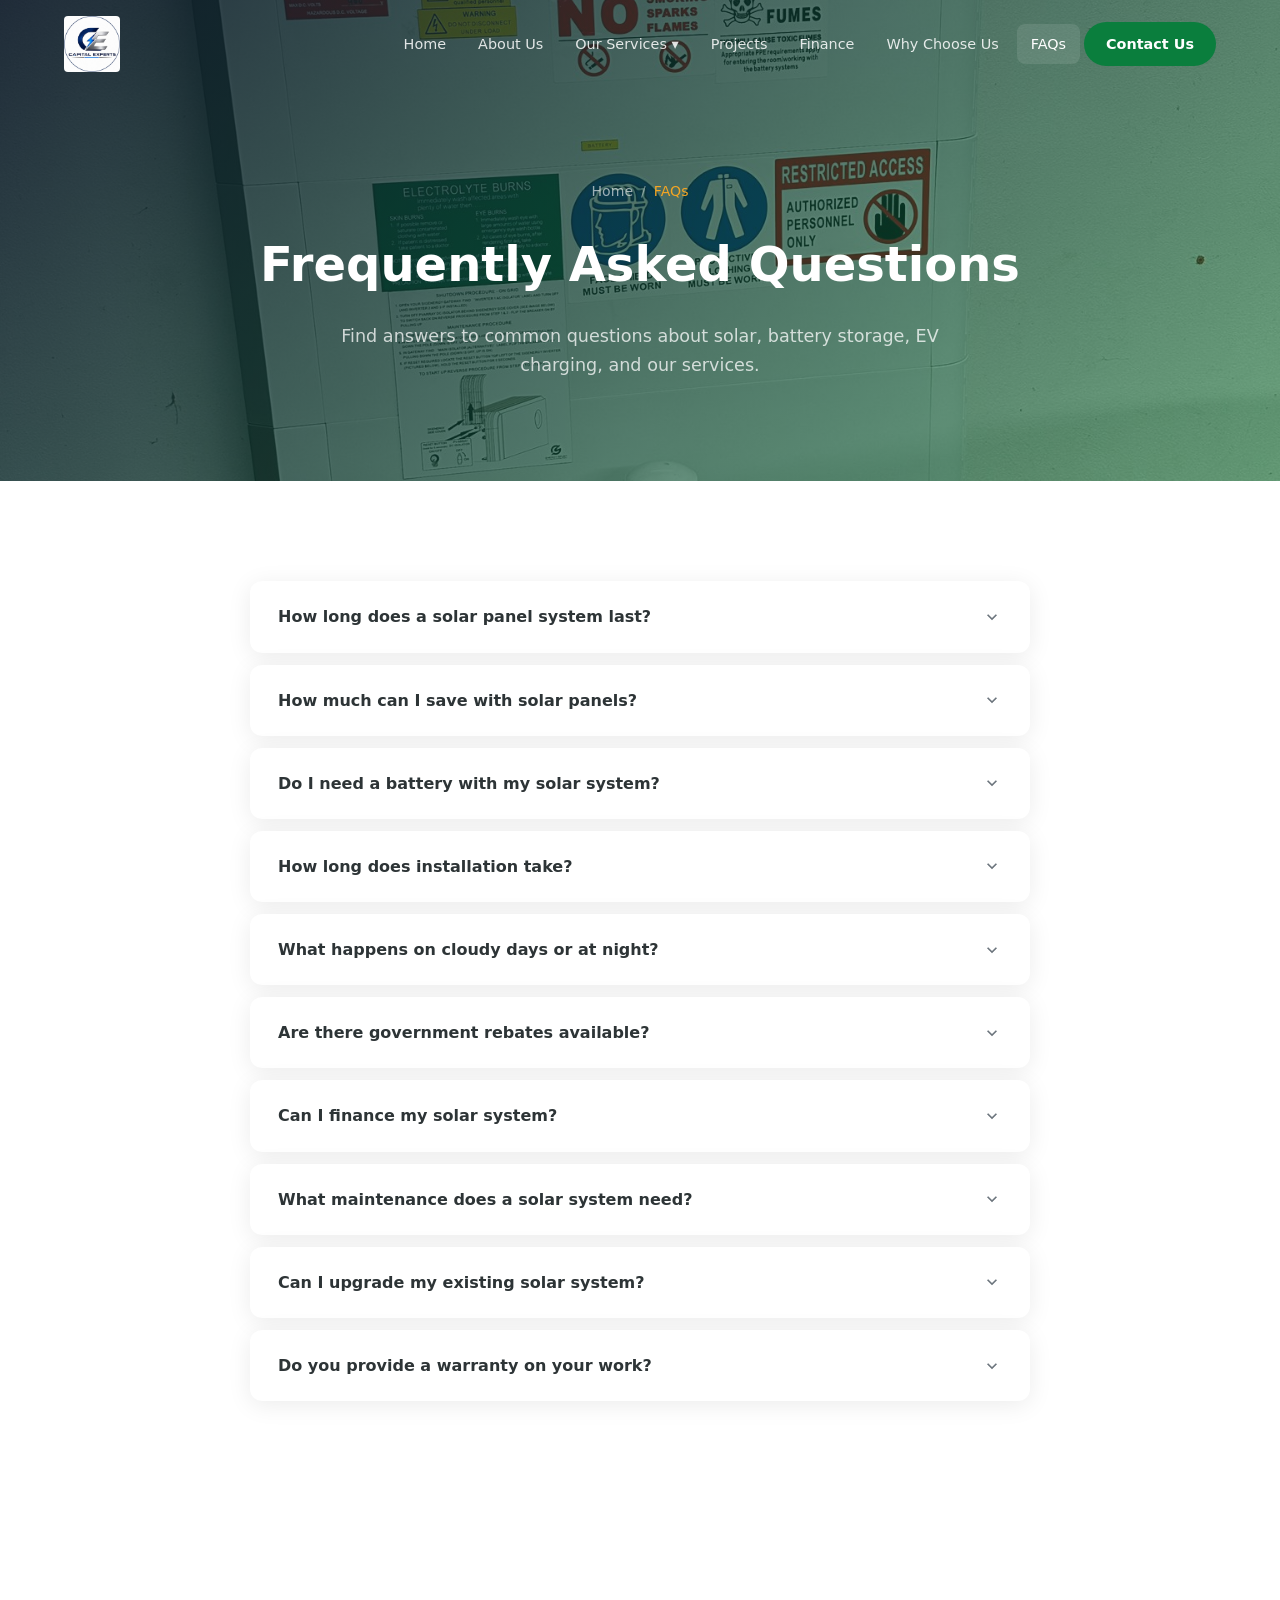
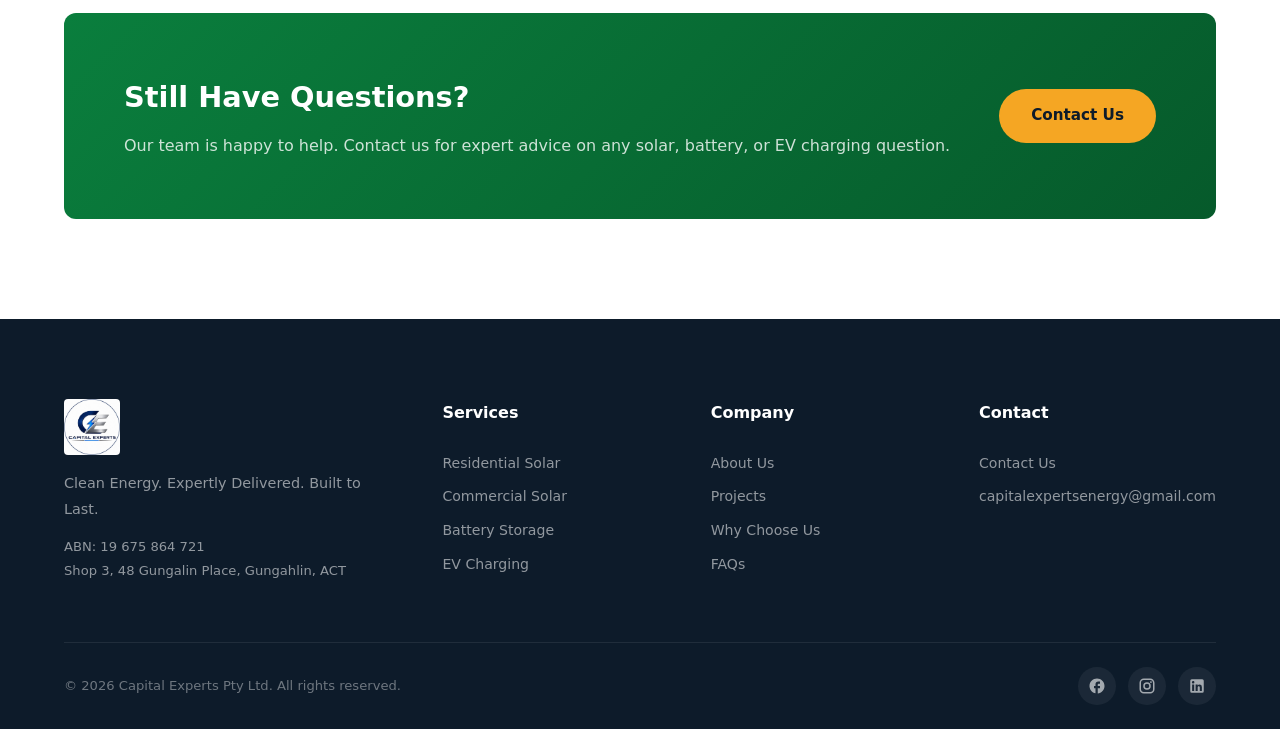
<file: faqs/index.html>
<!DOCTYPE html>
<html lang="en">
<head>
  <meta charset="UTF-8">
  <meta name="viewport" content="width=device-width, initial-scale=1.0">
  <title>FAQs - Capital Experts</title>
  <meta name="description" content="Frequently asked questions about solar, battery storage, EV charging, and our services.">
  <link rel="stylesheet" href="../styles.css">
</head>
<body>

  <header class="header">
    <div class="container">
      <a href="../" class="logo">
        <img src="../img/logo.jpg" alt="Capital Experts Logo" class="logo-img">
        
      </a>
      <nav class="nav">
        <a href="../">Home</a>
        <a href="../about/">About Us</a>
        <div class="nav-dropdown">
          <a href="../services/">Our Services &#9662;</a>
          <div class="dropdown-menu">
            <a href="../residential-solar/">Residential Solar</a>
            <a href="../commercial-solar/">Commercial Solar</a>
            <a href="../battery-storage/">Battery Storage</a>
            <a href="../ev-charging/">EV Charging</a>
          </div>
        </div>
        <a href="../projects/">Projects</a>
        <a href="../finance/">Finance</a>
        <a href="../why-choose-us/">Why Choose Us</a>
        <a href="../faqs/" class="active">FAQs</a>
        <a href="../contact/" class="nav-cta">Contact Us</a>
      </nav>
      <div class="hamburger"><span></span><span></span><span></span></div>
    </div>
  </header>

  <div class="mobile-nav">
    <a href="../">Home</a>
    <a href="../about/">About Us</a>
    <a href="../services/">Our Services</a>
    <a href="../residential-solar/">Residential Solar</a>
    <a href="../commercial-solar/">Commercial Solar</a>
    <a href="../battery-storage/">Battery Storage</a>
    <a href="../ev-charging/">EV Charging</a>
    <a href="../projects/">Projects</a>
    <a href="../finance/">Finance</a>
    <a href="../why-choose-us/">Why Choose Us</a>
    <a href="../faqs/">FAQs</a>
    <a href="../contact/">Contact Us</a>
  </div>

  <section class="page-hero">
    <div class="page-hero-bg"><img src="../img/solar7.jpeg" alt="FAQs"></div>
    <div class="page-hero-overlay"></div>
    <div class="container">
      <div class="breadcrumb">
        <a href="../">Home</a>
        <span>/</span>
        <span class="current">FAQs</span>
      </div>
      <h1>Frequently Asked Questions</h1>
      <p>Find answers to common questions about solar, battery storage, EV charging, and our services.</p>
    </div>
  </section>

  <section class="section">
    <div class="container">
      <div class="faq-list">
        <div class="faq-item reveal">
          <div class="faq-question">
            How long does a solar panel system last?
            <svg viewBox="0 0 24 24"><path d="M7.41 8.59L12 13.17l4.59-4.58L18 10l-6 6-6-6 1.41-1.41z"/></svg>
          </div>
          <div class="faq-answer"><div class="faq-answer-inner">Quality solar panel systems are designed to last 25-30 years or more. Most premium panels come with a 25-year performance warranty guaranteeing at least 80% of their original output. With proper maintenance and monitoring, your system can continue generating clean energy well beyond this period.</div></div>
        </div>
        <div class="faq-item reveal">
          <div class="faq-question">
            How much can I save with solar panels?
            <svg viewBox="0 0 24 24"><path d="M7.41 8.59L12 13.17l4.59-4.58L18 10l-6 6-6-6 1.41-1.41z"/></svg>
          </div>
          <div class="faq-answer"><div class="faq-answer-inner">Savings vary depending on your system size, energy usage, and electricity tariff. Most homeowners save between 50-90% on their electricity bills. A typical residential system pays for itself within 3-6 years through energy savings and feed-in tariff credits, then continues generating free electricity for decades.</div></div>
        </div>
        <div class="faq-item reveal">
          <div class="faq-question">
            Do I need a battery with my solar system?
            <svg viewBox="0 0 24 24"><path d="M7.41 8.59L12 13.17l4.59-4.58L18 10l-6 6-6-6 1.41-1.41z"/></svg>
          </div>
          <div class="faq-answer"><div class="faq-answer-inner">A battery is not essential but highly recommended. Without a battery, excess solar energy is exported to the grid at feed-in tariff rates (typically 5-12 cents per kWh). With a battery, you store that energy for use when you need it most — evenings and nights — when grid electricity costs 25-40 cents per kWh. Batteries also provide backup power during outages.</div></div>
        </div>
        <div class="faq-item reveal">
          <div class="faq-question">
            How long does installation take?
            <svg viewBox="0 0 24 24"><path d="M7.41 8.59L12 13.17l4.59-4.58L18 10l-6 6-6-6 1.41-1.41z"/></svg>
          </div>
          <div class="faq-answer"><div class="faq-answer-inner">A typical residential solar installation takes 1-2 days. Commercial installations may take 3-7 days depending on system size and complexity. Battery installations usually take half a day. We handle all compliance paperwork, grid connection applications, and STC processing so you don't have to worry about a thing.</div></div>
        </div>
        <div class="faq-item reveal">
          <div class="faq-question">
            What happens on cloudy days or at night?
            <svg viewBox="0 0 24 24"><path d="M7.41 8.59L12 13.17l4.59-4.58L18 10l-6 6-6-6 1.41-1.41z"/></svg>
          </div>
          <div class="faq-answer"><div class="faq-answer-inner">Solar panels still generate electricity on cloudy days, though at reduced capacity (typically 10-25% of normal output). At night, your system switches to drawing power from the grid or from your battery if you have one installed. Modern systems with smart inverters automatically manage the transition between solar, battery, and grid power.</div></div>
        </div>
        <div class="faq-item reveal">
          <div class="faq-question">
            Are there government rebates available?
            <svg viewBox="0 0 24 24"><path d="M7.41 8.59L12 13.17l4.59-4.58L18 10l-6 6-6-6 1.41-1.41z"/></svg>
          </div>
          <div class="faq-answer"><div class="faq-answer-inner">Yes! The federal government offers Small-scale Technology Certificates (STCs) which provide an upfront discount on your system cost. We handle all STC paperwork and apply the discount directly to your quote. Additionally, businesses may be eligible for instant asset write-off deductions. We'll advise you on all available incentives during your consultation.</div></div>
        </div>
        <div class="faq-item reveal">
          <div class="faq-question">
            Can I finance my solar system?
            <svg viewBox="0 0 24 24"><path d="M7.41 8.59L12 13.17l4.59-4.58L18 10l-6 6-6-6 1.41-1.41z"/></svg>
          </div>
          <div class="faq-answer"><div class="faq-answer-inner">Absolutely. We offer several financing options including solar loans with competitive interest rates and flexible terms up to 10 years. In many cases, your energy savings can offset the loan repayments, meaning you start saving from day one with no out-of-pocket cost. Contact us to discuss the best option for your situation.</div></div>
        </div>
        <div class="faq-item reveal">
          <div class="faq-question">
            What maintenance does a solar system need?
            <svg viewBox="0 0 24 24"><path d="M7.41 8.59L12 13.17l4.59-4.58L18 10l-6 6-6-6 1.41-1.41z"/></svg>
          </div>
          <div class="faq-answer"><div class="faq-answer-inner">Solar systems require minimal maintenance. Panels are self-cleaning in most cases thanks to rain. We recommend an annual visual inspection and occasional cleaning if you're in a dusty area. We offer monitoring services that track your system's performance in real time and alert you to any issues. Our maintenance packages include periodic inspections and cleaning.</div></div>
        </div>
        <div class="faq-item reveal">
          <div class="faq-question">
            Can I upgrade my existing solar system?
            <svg viewBox="0 0 24 24"><path d="M7.41 8.59L12 13.17l4.59-4.58L18 10l-6 6-6-6 1.41-1.41z"/></svg>
          </div>
          <div class="faq-answer"><div class="faq-answer-inner">Yes, we specialise in system upgrades and optimisation. Whether you want to add more panels, upgrade to a more efficient inverter, add battery storage, or integrate an EV charger, we can assess your existing system and recommend the best upgrade path to maximise your energy production and savings.</div></div>
        </div>
        <div class="faq-item reveal">
          <div class="faq-question">
            Do you provide a warranty on your work?
            <svg viewBox="0 0 24 24"><path d="M7.41 8.59L12 13.17l4.59-4.58L18 10l-6 6-6-6 1.41-1.41z"/></svg>
          </div>
          <div class="faq-answer"><div class="faq-answer-inner">Yes. We provide a comprehensive workmanship warranty on all installations in addition to the manufacturer warranties on all products. Our panels come with up to 25-year performance warranties, inverters typically carry 10-year warranties, and our workmanship warranty covers the installation quality. We stand behind every project we complete.</div></div>
        </div>
      </div>
    </div>
  </section>

  <section class="section">
    <div class="container">
      <div class="cta-banner reveal">
        <div>
          <h3>Still Have Questions?</h3>
          <p>Our team is happy to help. Contact us for expert advice on any solar, battery, or EV charging question.</p>
        </div>
        <a href="../contact/" class="btn btn-accent">Contact Us</a>
      </div>
    </div>
  </section>

  <footer class="footer">
    <div class="container">
      <div class="footer-grid">
        <div class="footer-brand">
          <a href="../" class="logo">
            <img src="../img/logo.jpg" alt="Capital Experts Logo" class="logo-img">
            
          </a>
          <p>Clean Energy. Expertly Delivered. Built to Last.</p>
          <p style="margin-top:12px;font-size:.82rem">ABN: 19 675 864 721<br>Shop 3, 48 Gungalin Place, Gungahlin, ACT</p>
        </div>
        <div>
          <h4>Services</h4>
          <div class="footer-links">
            <a href="../residential-solar/">Residential Solar</a>
            <a href="../commercial-solar/">Commercial Solar</a>
            <a href="../battery-storage/">Battery Storage</a>
            <a href="../ev-charging/">EV Charging</a>
          </div>
        </div>
        <div>
          <h4>Company</h4>
          <div class="footer-links">
            <a href="../about/">About Us</a>
            <a href="../projects/">Projects</a>
            <a href="../why-choose-us/">Why Choose Us</a>
            <a href="../faqs/">FAQs</a>
          </div>
        </div>
        <div>
          <h4>Contact</h4>
          <div class="footer-links">
            <a href="../contact/">Contact Us</a>
            <a href="mailto:capitalexpertsenergy@gmail.com">capitalexpertsenergy@gmail.com</a>
          </div>
        </div>
      </div>
      <div class="footer-bottom">
        <p>&copy; 2026 Capital Experts Pty Ltd. All rights reserved.</p>
        <div class="footer-social">
          <a href="https://www.facebook.com/profile.php?id=61591243034844" target="_blank" rel="noopener"><svg viewBox="0 0 24 24"><path d="M22 12c0-5.52-4.48-10-10-10S2 6.48 2 12c0 4.84 3.44 8.87 8 9.8V15H8v-3h2V9.5C10 7.57 11.57 6 13.5 6H16v3h-2c-.55 0-1 .45-1 1v2h3v3h-3v6.95c5.05-.5 9-4.76 9-9.95z"/></svg></a>
          <a href="#"><svg viewBox="0 0 24 24"><path d="M7.8 2h8.4C19.4 2 22 4.6 22 7.8v8.4a5.8 5.8 0 0 1-5.8 5.8H7.8C4.6 22 2 19.4 2 16.2V7.8A5.8 5.8 0 0 1 7.8 2m-.2 2A3.6 3.6 0 0 0 4 7.6v8.8C4 18.39 5.61 20 7.6 20h8.8a3.6 3.6 0 0 0 3.6-3.6V7.6C20 5.61 18.39 4 16.4 4H7.6m9.65 1.5a1.25 1.25 0 0 1 1.25 1.25A1.25 1.25 0 0 1 17.25 8 1.25 1.25 0 0 1 16 6.75a1.25 1.25 0 0 1 1.25-1.25M12 7a5 5 0 0 1 5 5 5 5 0 0 1-5 5 5 5 0 0 1-5-5 5 5 0 0 1 5-5m0 2a3 3 0 0 0-3 3 3 3 0 0 0 3 3 3 3 0 0 0 3-3 3 3 0 0 0-3-3z"/></svg></a>
          <a href="#"><svg viewBox="0 0 24 24"><path d="M19 3a2 2 0 0 1 2 2v14a2 2 0 0 1-2 2H5a2 2 0 0 1-2-2V5a2 2 0 0 1 2-2h14m-.5 15.5v-5.3a3.26 3.26 0 0 0-3.26-3.26c-.85 0-1.84.52-2.32 1.3v-1.11h-2.79v8.37h2.79v-4.93c0-.77.62-1.4 1.39-1.4a1.4 1.4 0 0 1 1.4 1.4v4.93h2.79M6.88 8.56a1.68 1.68 0 0 0 1.68-1.68c0-.93-.75-1.69-1.68-1.69a1.69 1.69 0 0 0-1.69 1.69c0 .93.76 1.68 1.69 1.68m1.39 9.94v-8.37H5.5v8.37h2.77z"/></svg></a>
        </div>
      </div>
    </div>
  </footer>

  <script src="../main.js"></script>
</body>
</html>
</file>
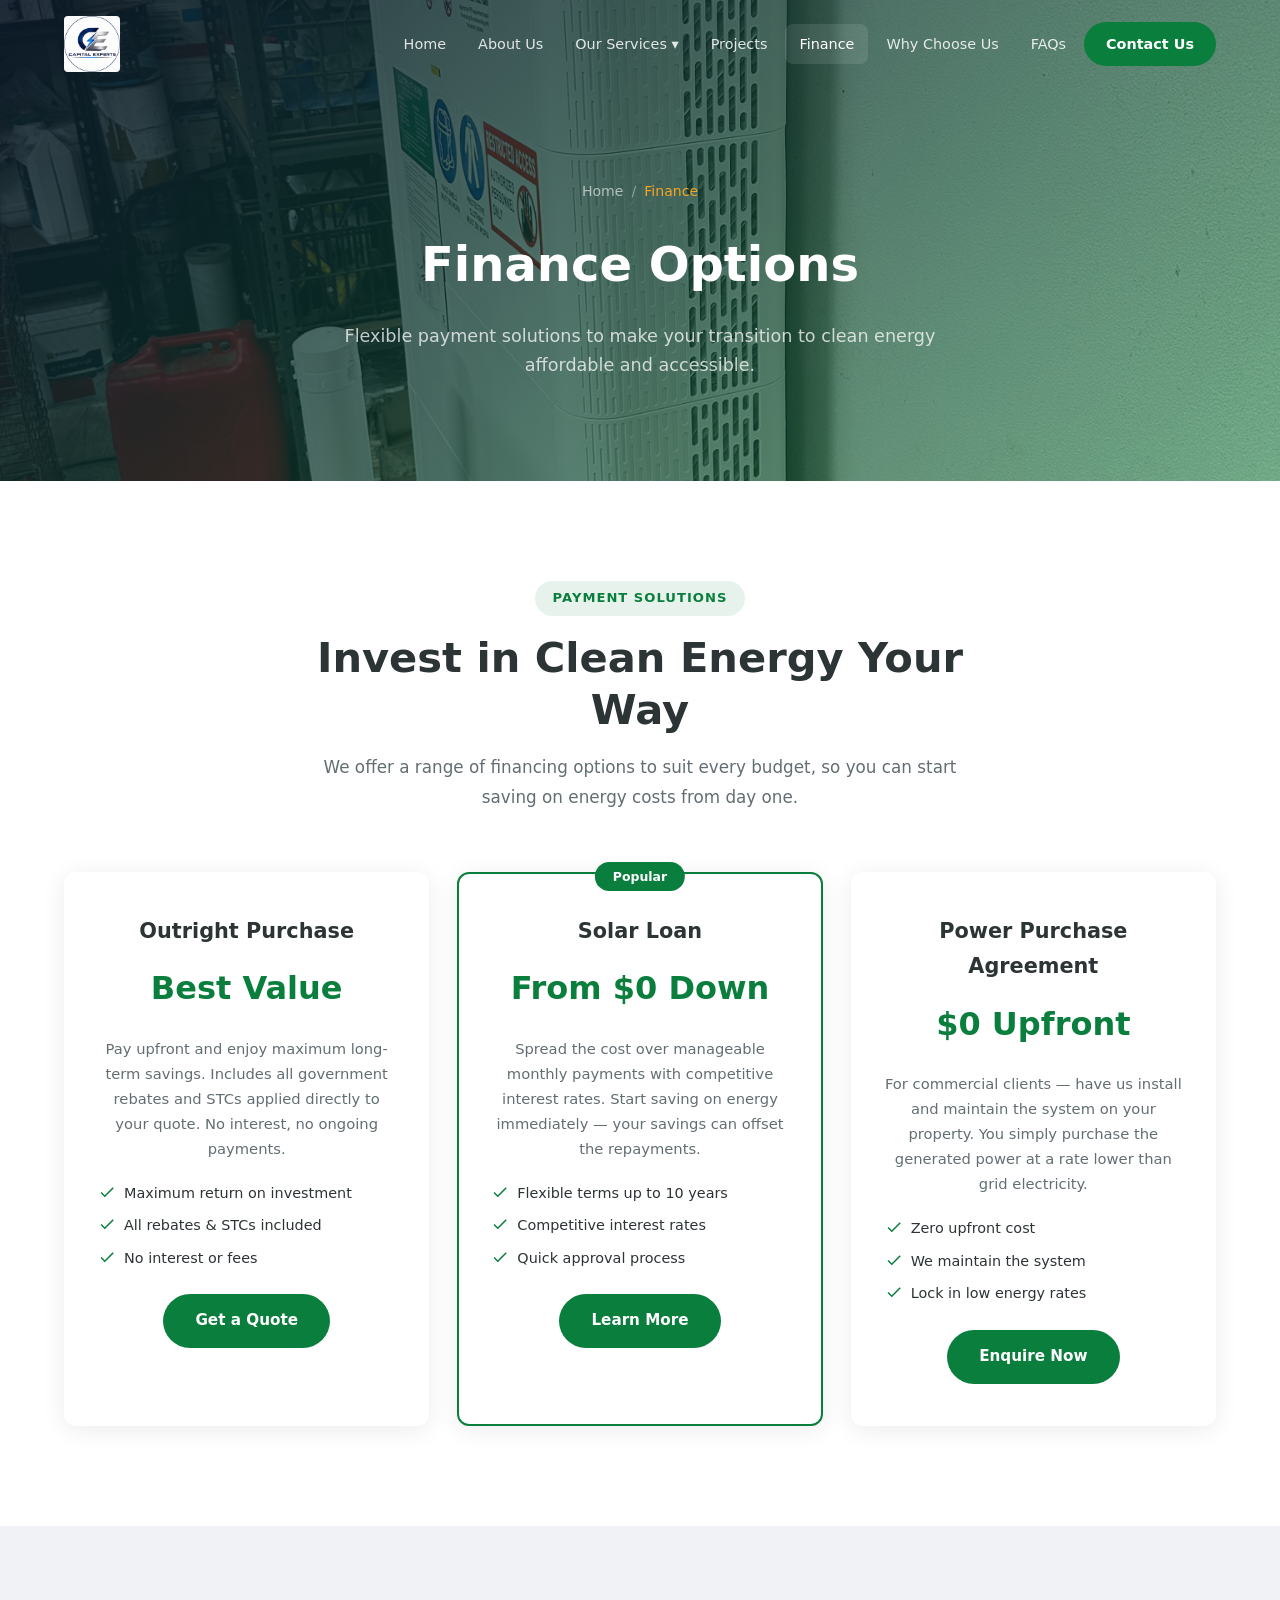
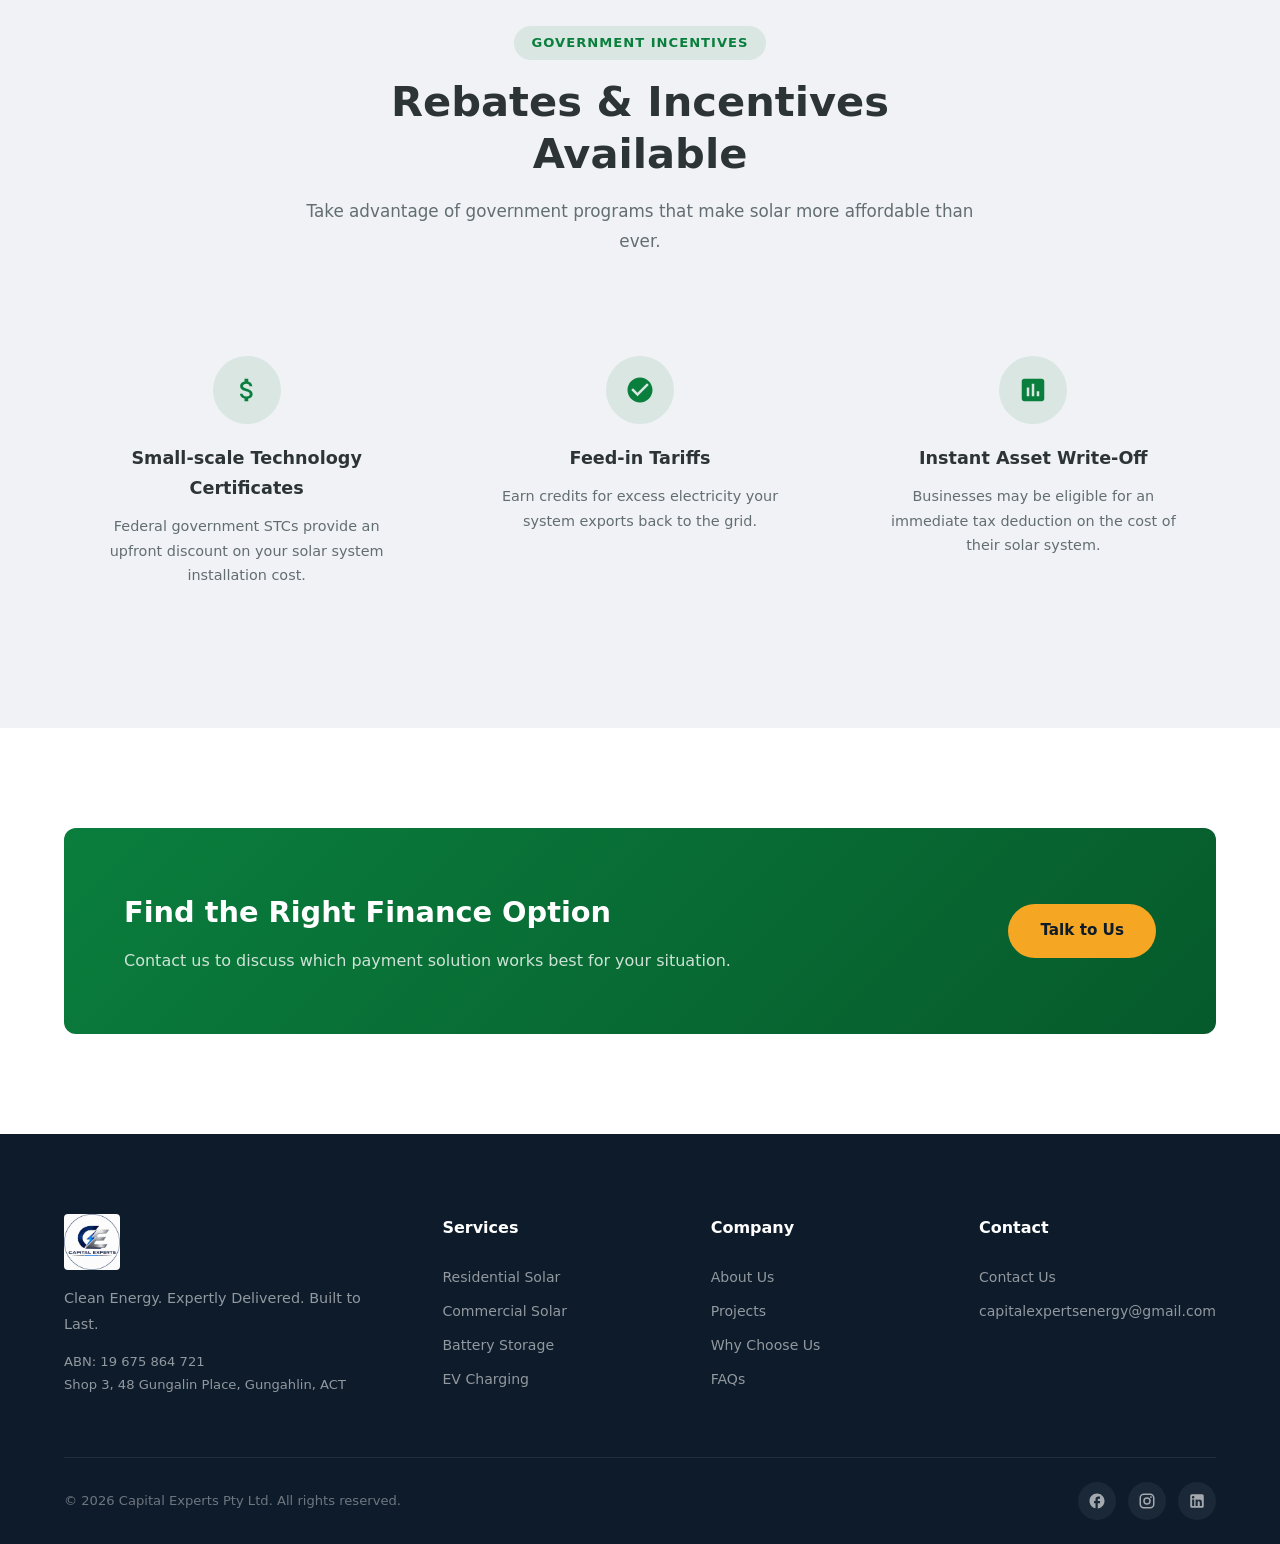
<file: finance/index.html>
<!DOCTYPE html>
<html lang="en">
<head>
  <meta charset="UTF-8">
  <meta name="viewport" content="width=device-width, initial-scale=1.0">
  <title>Finance - Capital Experts</title>
  <meta name="description" content="Flexible financing options for your solar, battery, and EV charging installation.">
  <link rel="stylesheet" href="../styles.css">
</head>
<body>

  <header class="header">
    <div class="container">
      <a href="../" class="logo">
        <img src="../img/logo.jpg" alt="Capital Experts Logo" class="logo-img">
        
      </a>
      <nav class="nav">
        <a href="../">Home</a>
        <a href="../about/">About Us</a>
        <div class="nav-dropdown">
          <a href="../services/">Our Services &#9662;</a>
          <div class="dropdown-menu">
            <a href="../residential-solar/">Residential Solar</a>
            <a href="../commercial-solar/">Commercial Solar</a>
            <a href="../battery-storage/">Battery Storage</a>
            <a href="../ev-charging/">EV Charging</a>
          </div>
        </div>
        <a href="../projects/">Projects</a>
        <a href="../finance/" class="active">Finance</a>
        <a href="../why-choose-us/">Why Choose Us</a>
        <a href="../faqs/">FAQs</a>
        <a href="../contact/" class="nav-cta">Contact Us</a>
      </nav>
      <div class="hamburger"><span></span><span></span><span></span></div>
    </div>
  </header>

  <div class="mobile-nav">
    <a href="../">Home</a>
    <a href="../about/">About Us</a>
    <a href="../services/">Our Services</a>
    <a href="../residential-solar/">Residential Solar</a>
    <a href="../commercial-solar/">Commercial Solar</a>
    <a href="../battery-storage/">Battery Storage</a>
    <a href="../ev-charging/">EV Charging</a>
    <a href="../projects/">Projects</a>
    <a href="../finance/">Finance</a>
    <a href="../why-choose-us/">Why Choose Us</a>
    <a href="../faqs/">FAQs</a>
    <a href="../contact/">Contact Us</a>
  </div>

  <section class="page-hero">
    <div class="page-hero-bg"><img src="../img/solar5.jpeg" alt="Finance Options"></div>
    <div class="page-hero-overlay"></div>
    <div class="container">
      <div class="breadcrumb">
        <a href="../">Home</a>
        <span>/</span>
        <span class="current">Finance</span>
      </div>
      <h1>Finance Options</h1>
      <p>Flexible payment solutions to make your transition to clean energy affordable and accessible.</p>
    </div>
  </section>

  <section class="section">
    <div class="container">
      <div class="section-header reveal">
        <span class="label">Payment Solutions</span>
        <h2>Invest in Clean Energy Your Way</h2>
        <p>We offer a range of financing options to suit every budget, so you can start saving on energy costs from day one.</p>
      </div>
      <div class="finance-grid">
        <div class="finance-card reveal reveal-delay-1">
          <h3>Outright Purchase</h3>
          <div class="price">Best Value</div>
          <p>Pay upfront and enjoy maximum long-term savings. Includes all government rebates and STCs applied directly to your quote. No interest, no ongoing payments.</p>
          <ul style="text-align:left;margin-bottom:24px">
            <li style="display:flex;align-items:flex-start;gap:8px;margin-bottom:8px;font-size:.9rem"><svg viewBox="0 0 24 24" width="18" height="18" fill="var(--primary)" style="flex-shrink:0;margin-top:2px"><path d="M9 16.17L4.83 12l-1.42 1.41L9 19 21 7l-1.41-1.41L9 16.17z"/></svg> Maximum return on investment</li>
            <li style="display:flex;align-items:flex-start;gap:8px;margin-bottom:8px;font-size:.9rem"><svg viewBox="0 0 24 24" width="18" height="18" fill="var(--primary)" style="flex-shrink:0;margin-top:2px"><path d="M9 16.17L4.83 12l-1.42 1.41L9 19 21 7l-1.41-1.41L9 16.17z"/></svg> All rebates & STCs included</li>
            <li style="display:flex;align-items:flex-start;gap:8px;margin-bottom:8px;font-size:.9rem"><svg viewBox="0 0 24 24" width="18" height="18" fill="var(--primary)" style="flex-shrink:0;margin-top:2px"><path d="M9 16.17L4.83 12l-1.42 1.41L9 19 21 7l-1.41-1.41L9 16.17z"/></svg> No interest or fees</li>
          </ul>
          <a href="../contact/" class="btn btn-primary">Get a Quote</a>
        </div>
        <div class="finance-card featured reveal reveal-delay-2">
          <h3>Solar Loan</h3>
          <div class="price">From $0 Down</div>
          <p>Spread the cost over manageable monthly payments with competitive interest rates. Start saving on energy immediately — your savings can offset the repayments.</p>
          <ul style="text-align:left;margin-bottom:24px">
            <li style="display:flex;align-items:flex-start;gap:8px;margin-bottom:8px;font-size:.9rem"><svg viewBox="0 0 24 24" width="18" height="18" fill="var(--primary)" style="flex-shrink:0;margin-top:2px"><path d="M9 16.17L4.83 12l-1.42 1.41L9 19 21 7l-1.41-1.41L9 16.17z"/></svg> Flexible terms up to 10 years</li>
            <li style="display:flex;align-items:flex-start;gap:8px;margin-bottom:8px;font-size:.9rem"><svg viewBox="0 0 24 24" width="18" height="18" fill="var(--primary)" style="flex-shrink:0;margin-top:2px"><path d="M9 16.17L4.83 12l-1.42 1.41L9 19 21 7l-1.41-1.41L9 16.17z"/></svg> Competitive interest rates</li>
            <li style="display:flex;align-items:flex-start;gap:8px;margin-bottom:8px;font-size:.9rem"><svg viewBox="0 0 24 24" width="18" height="18" fill="var(--primary)" style="flex-shrink:0;margin-top:2px"><path d="M9 16.17L4.83 12l-1.42 1.41L9 19 21 7l-1.41-1.41L9 16.17z"/></svg> Quick approval process</li>
          </ul>
          <a href="../contact/" class="btn btn-primary">Learn More</a>
        </div>
        <div class="finance-card reveal reveal-delay-3">
          <h3>Power Purchase Agreement</h3>
          <div class="price">$0 Upfront</div>
          <p>For commercial clients — have us install and maintain the system on your property. You simply purchase the generated power at a rate lower than grid electricity.</p>
          <ul style="text-align:left;margin-bottom:24px">
            <li style="display:flex;align-items:flex-start;gap:8px;margin-bottom:8px;font-size:.9rem"><svg viewBox="0 0 24 24" width="18" height="18" fill="var(--primary)" style="flex-shrink:0;margin-top:2px"><path d="M9 16.17L4.83 12l-1.42 1.41L9 19 21 7l-1.41-1.41L9 16.17z"/></svg> Zero upfront cost</li>
            <li style="display:flex;align-items:flex-start;gap:8px;margin-bottom:8px;font-size:.9rem"><svg viewBox="0 0 24 24" width="18" height="18" fill="var(--primary)" style="flex-shrink:0;margin-top:2px"><path d="M9 16.17L4.83 12l-1.42 1.41L9 19 21 7l-1.41-1.41L9 16.17z"/></svg> We maintain the system</li>
            <li style="display:flex;align-items:flex-start;gap:8px;margin-bottom:8px;font-size:.9rem"><svg viewBox="0 0 24 24" width="18" height="18" fill="var(--primary)" style="flex-shrink:0;margin-top:2px"><path d="M9 16.17L4.83 12l-1.42 1.41L9 19 21 7l-1.41-1.41L9 16.17z"/></svg> Lock in low energy rates</li>
          </ul>
          <a href="../contact/" class="btn btn-primary">Enquire Now</a>
        </div>
      </div>
    </div>
  </section>

  <section class="section section-gray">
    <div class="container">
      <div class="section-header reveal">
        <span class="label">Government Incentives</span>
        <h2>Rebates & Incentives Available</h2>
        <p>Take advantage of government programs that make solar more affordable than ever.</p>
      </div>
      <div class="features-grid">
        <div class="feature reveal reveal-delay-1">
          <div class="feature-icon"><svg viewBox="0 0 24 24"><path d="M11.8 10.9c-2.27-.59-3-1.2-3-2.15 0-1.09 1.01-1.85 2.7-1.85 1.78 0 2.44.85 2.5 2.1h2.21c-.07-1.72-1.12-3.3-3.21-3.81V3h-3v2.16c-1.94.42-3.5 1.68-3.5 3.61 0 2.31 1.91 3.46 4.7 4.13 2.5.6 3 1.48 3 2.41 0 .69-.49 1.79-2.7 1.79-2.06 0-2.87-.92-2.98-2.1h-2.2c.12 2.19 1.76 3.42 3.68 3.83V21h3v-2.15c1.95-.37 3.5-1.5 3.5-3.55 0-2.84-2.43-3.81-4.7-4.4z"/></svg></div>
          <h3>Small-scale Technology Certificates</h3>
          <p>Federal government STCs provide an upfront discount on your solar system installation cost.</p>
        </div>
        <div class="feature reveal reveal-delay-2">
          <div class="feature-icon"><svg viewBox="0 0 24 24"><path d="M12 2C6.48 2 2 6.48 2 12s4.48 10 10 10 10-4.48 10-10S17.52 2 12 2zm-2 15l-5-5 1.41-1.41L10 14.17l7.59-7.59L19 8l-9 9z"/></svg></div>
          <h3>Feed-in Tariffs</h3>
          <p>Earn credits for excess electricity your system exports back to the grid.</p>
        </div>
        <div class="feature reveal reveal-delay-3">
          <div class="feature-icon"><svg viewBox="0 0 24 24"><path d="M19 3H5c-1.1 0-2 .9-2 2v14c0 1.1.9 2 2 2h14c1.1 0 2-.9 2-2V5c0-1.1-.9-2-2-2zM9 17H7v-7h2v7zm4 0h-2V7h2v10zm4 0h-2v-4h2v4z"/></svg></div>
          <h3>Instant Asset Write-Off</h3>
          <p>Businesses may be eligible for an immediate tax deduction on the cost of their solar system.</p>
        </div>
      </div>
    </div>
  </section>

  <section class="section">
    <div class="container">
      <div class="cta-banner reveal">
        <div>
          <h3>Find the Right Finance Option</h3>
          <p>Contact us to discuss which payment solution works best for your situation.</p>
        </div>
        <a href="../contact/" class="btn btn-accent">Talk to Us</a>
      </div>
    </div>
  </section>

  <footer class="footer">
    <div class="container">
      <div class="footer-grid">
        <div class="footer-brand">
          <a href="../" class="logo">
            <img src="../img/logo.jpg" alt="Capital Experts Logo" class="logo-img">
            
          </a>
          <p>Clean Energy. Expertly Delivered. Built to Last.</p>
          <p style="margin-top:12px;font-size:.82rem">ABN: 19 675 864 721<br>Shop 3, 48 Gungalin Place, Gungahlin, ACT</p>
        </div>
        <div>
          <h4>Services</h4>
          <div class="footer-links">
            <a href="../residential-solar/">Residential Solar</a>
            <a href="../commercial-solar/">Commercial Solar</a>
            <a href="../battery-storage/">Battery Storage</a>
            <a href="../ev-charging/">EV Charging</a>
          </div>
        </div>
        <div>
          <h4>Company</h4>
          <div class="footer-links">
            <a href="../about/">About Us</a>
            <a href="../projects/">Projects</a>
            <a href="../why-choose-us/">Why Choose Us</a>
            <a href="../faqs/">FAQs</a>
          </div>
        </div>
        <div>
          <h4>Contact</h4>
          <div class="footer-links">
            <a href="../contact/">Contact Us</a>
            <a href="mailto:capitalexpertsenergy@gmail.com">capitalexpertsenergy@gmail.com</a>
          </div>
        </div>
      </div>
      <div class="footer-bottom">
        <p>&copy; 2026 Capital Experts Pty Ltd. All rights reserved.</p>
        <div class="footer-social">
          <a href="https://www.facebook.com/profile.php?id=61591243034844" target="_blank" rel="noopener"><svg viewBox="0 0 24 24"><path d="M22 12c0-5.52-4.48-10-10-10S2 6.48 2 12c0 4.84 3.44 8.87 8 9.8V15H8v-3h2V9.5C10 7.57 11.57 6 13.5 6H16v3h-2c-.55 0-1 .45-1 1v2h3v3h-3v6.95c5.05-.5 9-4.76 9-9.95z"/></svg></a>
          <a href="#"><svg viewBox="0 0 24 24"><path d="M7.8 2h8.4C19.4 2 22 4.6 22 7.8v8.4a5.8 5.8 0 0 1-5.8 5.8H7.8C4.6 22 2 19.4 2 16.2V7.8A5.8 5.8 0 0 1 7.8 2m-.2 2A3.6 3.6 0 0 0 4 7.6v8.8C4 18.39 5.61 20 7.6 20h8.8a3.6 3.6 0 0 0 3.6-3.6V7.6C20 5.61 18.39 4 16.4 4H7.6m9.65 1.5a1.25 1.25 0 0 1 1.25 1.25A1.25 1.25 0 0 1 17.25 8 1.25 1.25 0 0 1 16 6.75a1.25 1.25 0 0 1 1.25-1.25M12 7a5 5 0 0 1 5 5 5 5 0 0 1-5 5 5 5 0 0 1-5-5 5 5 0 0 1 5-5m0 2a3 3 0 0 0-3 3 3 3 0 0 0 3 3 3 3 0 0 0 3-3 3 3 0 0 0-3-3z"/></svg></a>
          <a href="#"><svg viewBox="0 0 24 24"><path d="M19 3a2 2 0 0 1 2 2v14a2 2 0 0 1-2 2H5a2 2 0 0 1-2-2V5a2 2 0 0 1 2-2h14m-.5 15.5v-5.3a3.26 3.26 0 0 0-3.26-3.26c-.85 0-1.84.52-2.32 1.3v-1.11h-2.79v8.37h2.79v-4.93c0-.77.62-1.4 1.39-1.4a1.4 1.4 0 0 1 1.4 1.4v4.93h2.79M6.88 8.56a1.68 1.68 0 0 0 1.68-1.68c0-.93-.75-1.69-1.68-1.69a1.69 1.69 0 0 0-1.69 1.69c0 .93.76 1.68 1.69 1.68m1.39 9.94v-8.37H5.5v8.37h2.77z"/></svg></a>
        </div>
      </div>
    </div>
  </footer>

  <script src="../main.js"></script>
</body>
</html>
</file>
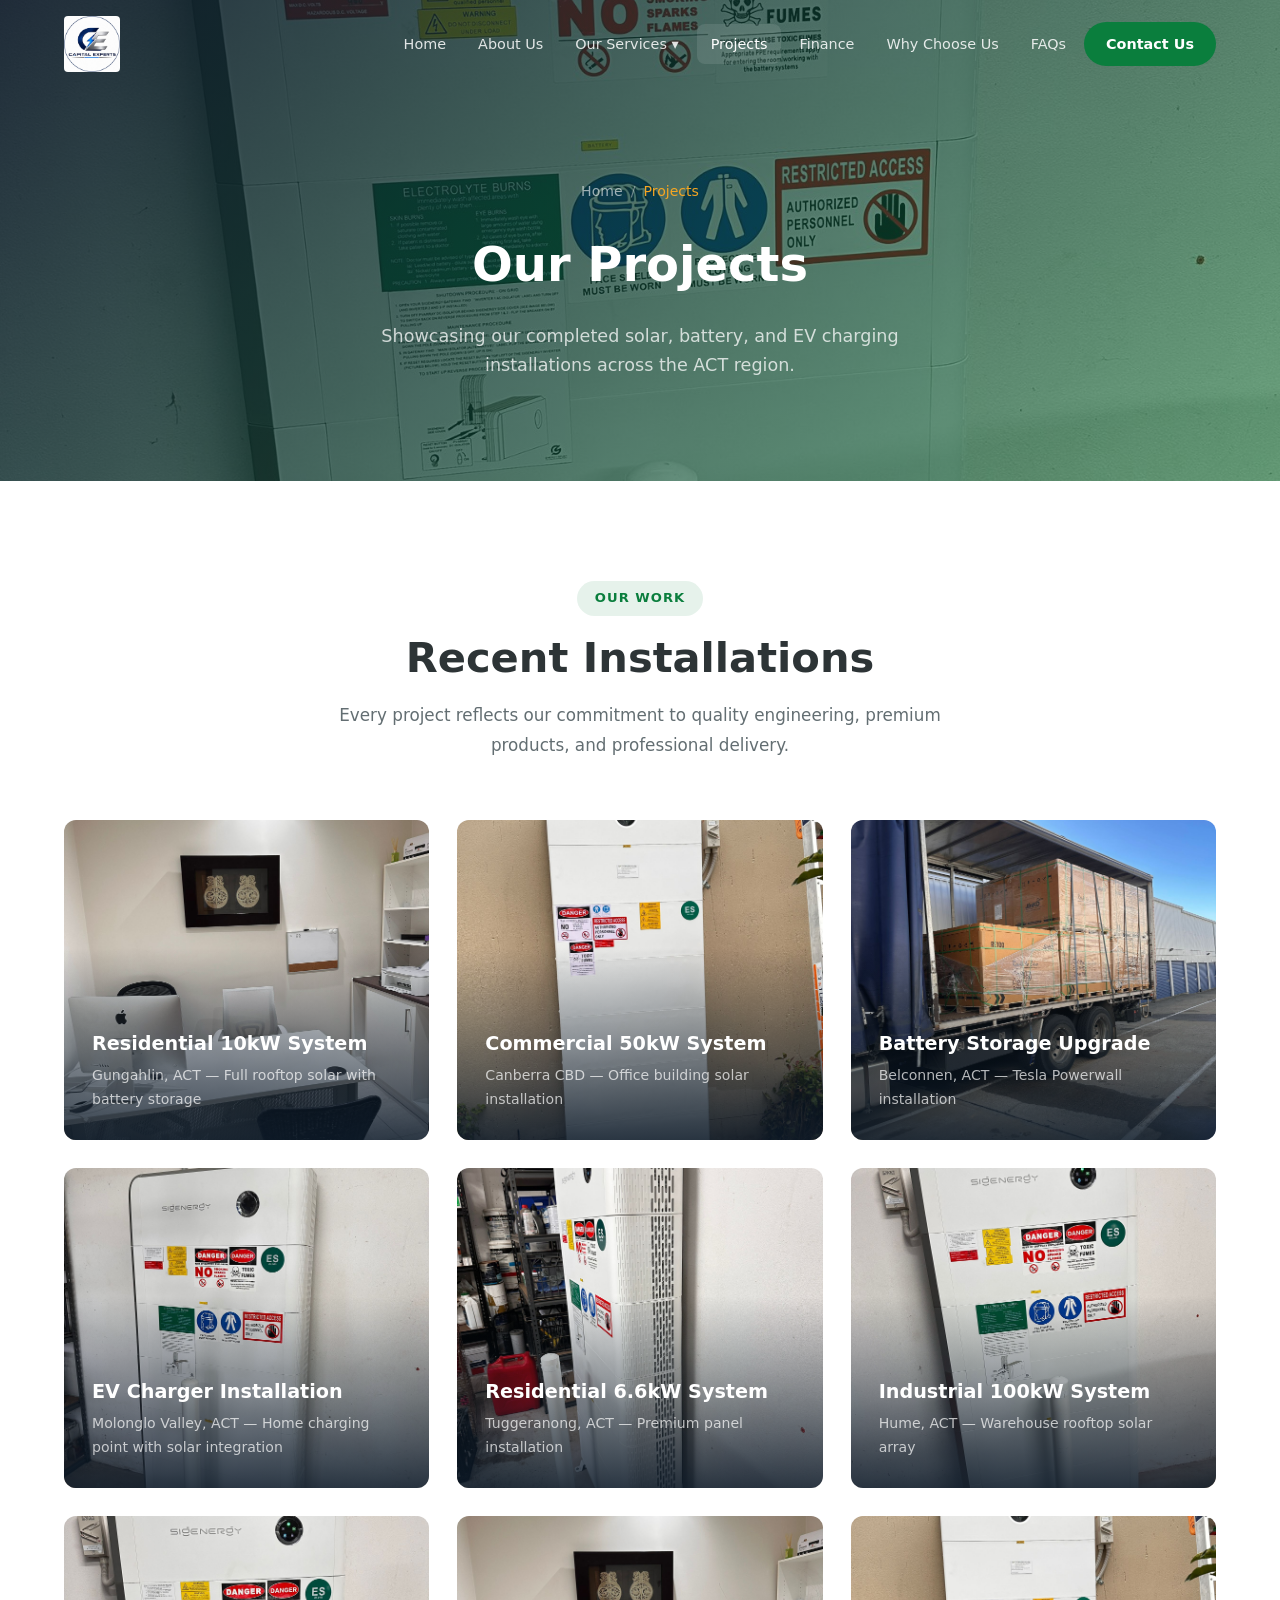
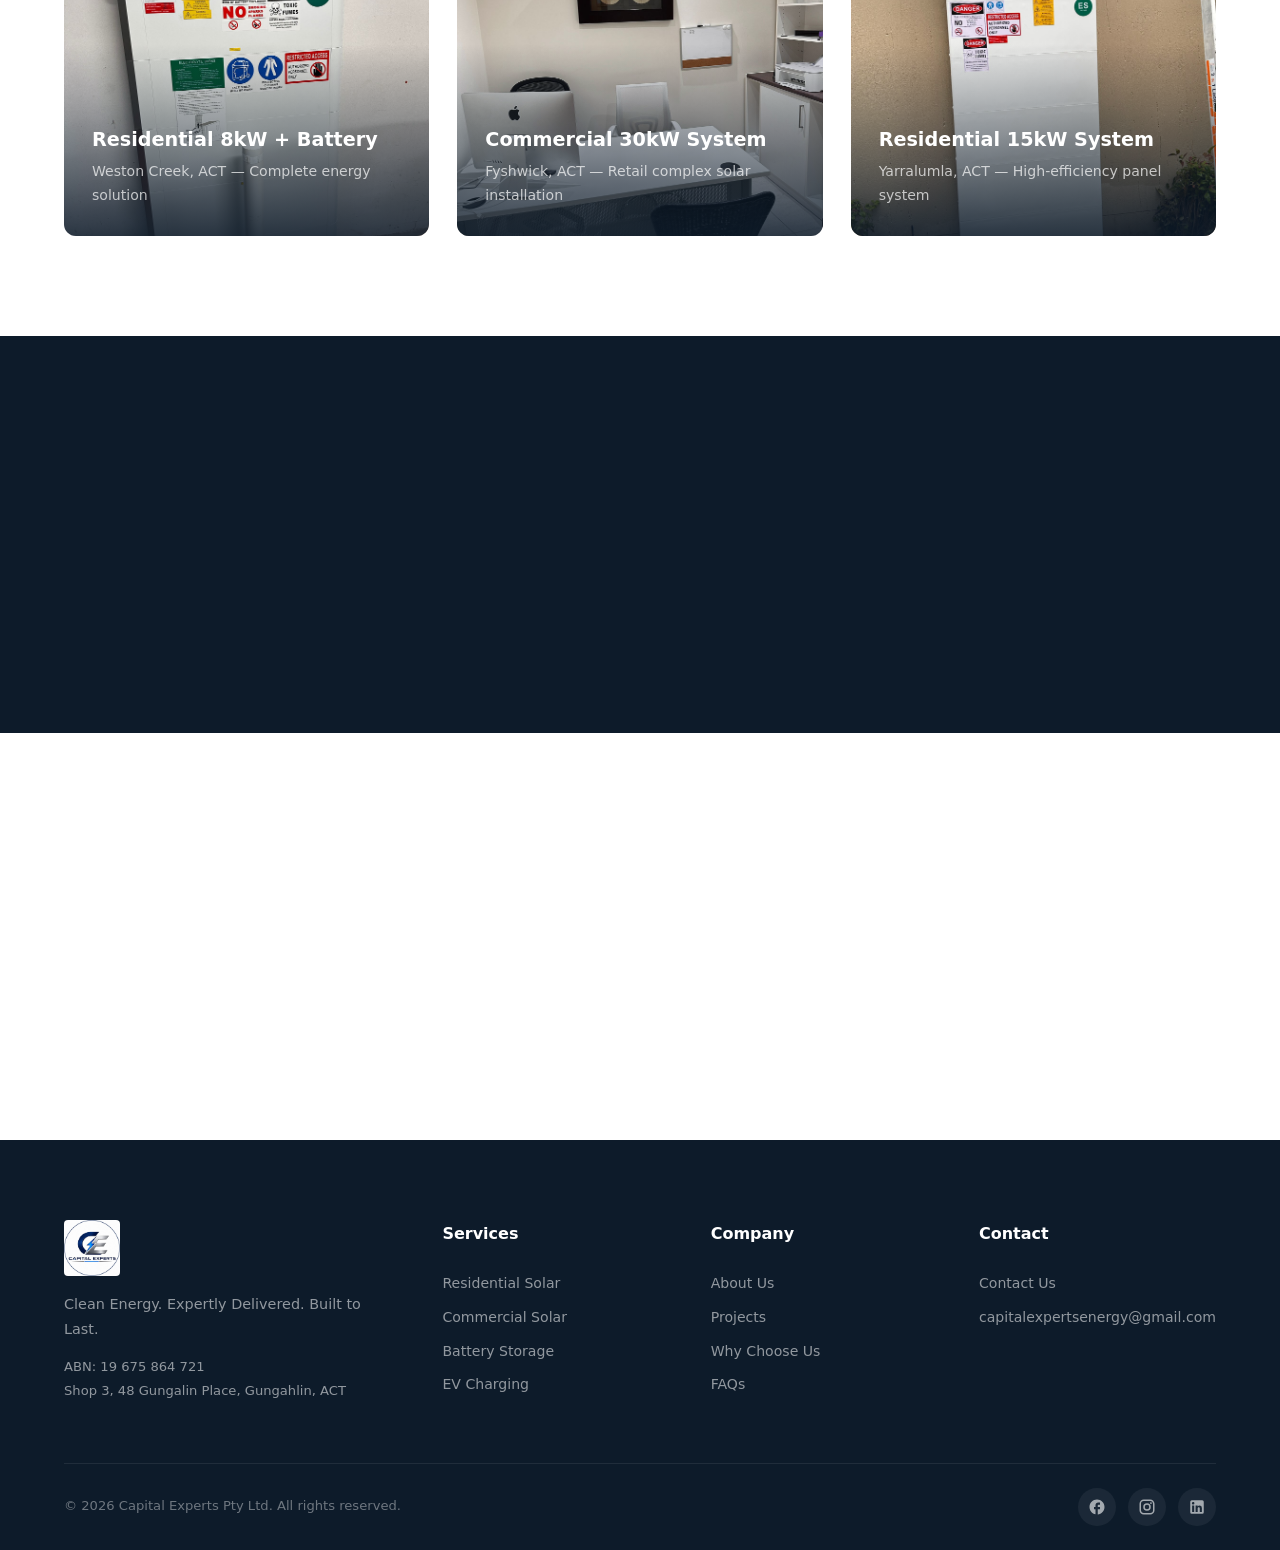
<file: projects/index.html>
<!DOCTYPE html>
<html lang="en">
<head>
  <meta charset="UTF-8">
  <meta name="viewport" content="width=device-width, initial-scale=1.0">
  <title>Projects - Capital Experts</title>
  <meta name="description" content="View our completed solar, battery, and EV charging projects across the Australian Capital Territory.">
  <link rel="stylesheet" href="../styles.css">
</head>
<body>

  <header class="header">
    <div class="container">
      <a href="../" class="logo">
        <img src="../img/logo.jpg" alt="Capital Experts Logo" class="logo-img">
        
      </a>
      <nav class="nav">
        <a href="../">Home</a>
        <a href="../about/">About Us</a>
        <div class="nav-dropdown">
          <a href="../services/">Our Services &#9662;</a>
          <div class="dropdown-menu">
            <a href="../residential-solar/">Residential Solar</a>
            <a href="../commercial-solar/">Commercial Solar</a>
            <a href="../battery-storage/">Battery Storage</a>
            <a href="../ev-charging/">EV Charging</a>
          </div>
        </div>
        <a href="../projects/" class="active">Projects</a>
        <a href="../finance/">Finance</a>
        <a href="../why-choose-us/">Why Choose Us</a>
        <a href="../faqs/">FAQs</a>
        <a href="../contact/" class="nav-cta">Contact Us</a>
      </nav>
      <div class="hamburger"><span></span><span></span><span></span></div>
    </div>
  </header>

  <div class="mobile-nav">
    <a href="../">Home</a>
    <a href="../about/">About Us</a>
    <a href="../services/">Our Services</a>
    <a href="../residential-solar/">Residential Solar</a>
    <a href="../commercial-solar/">Commercial Solar</a>
    <a href="../battery-storage/">Battery Storage</a>
    <a href="../ev-charging/">EV Charging</a>
    <a href="../projects/">Projects</a>
    <a href="../finance/">Finance</a>
    <a href="../why-choose-us/">Why Choose Us</a>
    <a href="../faqs/">FAQs</a>
    <a href="../contact/">Contact Us</a>
  </div>

  <section class="page-hero">
    <div class="page-hero-bg"><img src="../img/solar7.jpeg" alt="Our Projects"></div>
    <div class="page-hero-overlay"></div>
    <div class="container">
      <div class="breadcrumb">
        <a href="../">Home</a>
        <span>/</span>
        <span class="current">Projects</span>
      </div>
      <h1>Our Projects</h1>
      <p>Showcasing our completed solar, battery, and EV charging installations across the ACT region.</p>
    </div>
  </section>

  <section class="section">
    <div class="container">
      <div class="section-header reveal">
        <span class="label">Our Work</span>
        <h2>Recent Installations</h2>
        <p>Every project reflects our commitment to quality engineering, premium products, and professional delivery.</p>
      </div>
      <div class="projects-grid">
        <div class="project-card reveal reveal-delay-1">
          <img src="../img/solar1.jpeg" alt="Residential Solar Installation">
          <div class="project-overlay">
            <h3>Residential 10kW System</h3>
            <p>Gungahlin, ACT — Full rooftop solar with battery storage</p>
          </div>
        </div>
        <div class="project-card reveal reveal-delay-2">
          <img src="../img/solar2.jpeg" alt="Commercial Solar Project">
          <div class="project-overlay">
            <h3>Commercial 50kW System</h3>
            <p>Canberra CBD — Office building solar installation</p>
          </div>
        </div>
        <div class="project-card reveal reveal-delay-3">
          <img src="../img/solar3.jpeg" alt="Battery Storage Project">
          <div class="project-overlay">
            <h3>Battery Storage Upgrade</h3>
            <p>Belconnen, ACT — Tesla Powerwall installation</p>
          </div>
        </div>
        <div class="project-card reveal reveal-delay-1">
          <img src="../img/solar4.jpeg" alt="EV Charging Installation">
          <div class="project-overlay">
            <h3>EV Charger Installation</h3>
            <p>Molonglo Valley, ACT — Home charging point with solar integration</p>
          </div>
        </div>
        <div class="project-card reveal reveal-delay-2">
          <img src="../img/solar5.jpeg" alt="Residential Solar">
          <div class="project-overlay">
            <h3>Residential 6.6kW System</h3>
            <p>Tuggeranong, ACT — Premium panel installation</p>
          </div>
        </div>
        <div class="project-card reveal reveal-delay-3">
          <img src="../img/solar6.jpeg" alt="Commercial Project">
          <div class="project-overlay">
            <h3>Industrial 100kW System</h3>
            <p>Hume, ACT — Warehouse rooftop solar array</p>
          </div>
        </div>
        <div class="project-card reveal reveal-delay-1">
          <img src="../img/solar7.jpeg" alt="Solar Installation">
          <div class="project-overlay">
            <h3>Residential 8kW + Battery</h3>
            <p>Weston Creek, ACT — Complete energy solution</p>
          </div>
        </div>
        <div class="project-card reveal reveal-delay-2">
          <img src="../img/solar1.jpeg" alt="Solar Project">
          <div class="project-overlay">
            <h3>Commercial 30kW System</h3>
            <p>Fyshwick, ACT — Retail complex solar installation</p>
          </div>
        </div>
        <div class="project-card reveal reveal-delay-3">
          <img src="../img/solar2.jpeg" alt="Solar Array">
          <div class="project-overlay">
            <h3>Residential 15kW System</h3>
            <p>Yarralumla, ACT — High-efficiency panel system</p>
          </div>
        </div>
      </div>
    </div>
  </section>

  <section class="section section-dark">
    <div class="container">
      <div class="stats reveal">
        <div class="stat">
          <div class="stat-number" data-count="500" data-suffix="+">0</div>
          <div class="stat-label">Projects Completed</div>
        </div>
        <div class="stat">
          <div class="stat-number" data-count="25" data-suffix="MW">0</div>
          <div class="stat-label">Total Capacity Installed</div>
        </div>
        <div class="stat">
          <div class="stat-number" data-count="98" data-suffix="%">0</div>
          <div class="stat-label">Client Satisfaction</div>
        </div>
        <div class="stat">
          <div class="stat-number" data-count="15" data-suffix="+">0</div>
          <div class="stat-label">Years Experience</div>
        </div>
      </div>
    </div>
  </section>

  <section class="section">
    <div class="container">
      <div class="cta-banner reveal">
        <div>
          <h3>Start Your Project Today</h3>
          <p>Let us design and install the perfect energy system for your property.</p>
        </div>
        <a href="../contact/" class="btn btn-accent">Get Free Quote</a>
      </div>
    </div>
  </section>

  <footer class="footer">
    <div class="container">
      <div class="footer-grid">
        <div class="footer-brand">
          <a href="../" class="logo">
            <img src="../img/logo.jpg" alt="Capital Experts Logo" class="logo-img">
            
          </a>
          <p>Clean Energy. Expertly Delivered. Built to Last.</p>
          <p style="margin-top:12px;font-size:.82rem">ABN: 19 675 864 721<br>Shop 3, 48 Gungalin Place, Gungahlin, ACT</p>
        </div>
        <div>
          <h4>Services</h4>
          <div class="footer-links">
            <a href="../residential-solar/">Residential Solar</a>
            <a href="../commercial-solar/">Commercial Solar</a>
            <a href="../battery-storage/">Battery Storage</a>
            <a href="../ev-charging/">EV Charging</a>
          </div>
        </div>
        <div>
          <h4>Company</h4>
          <div class="footer-links">
            <a href="../about/">About Us</a>
            <a href="../projects/">Projects</a>
            <a href="../why-choose-us/">Why Choose Us</a>
            <a href="../faqs/">FAQs</a>
          </div>
        </div>
        <div>
          <h4>Contact</h4>
          <div class="footer-links">
            <a href="../contact/">Contact Us</a>
            <a href="mailto:capitalexpertsenergy@gmail.com">capitalexpertsenergy@gmail.com</a>
          </div>
        </div>
      </div>
      <div class="footer-bottom">
        <p>&copy; 2026 Capital Experts Pty Ltd. All rights reserved.</p>
        <div class="footer-social">
          <a href="https://www.facebook.com/profile.php?id=61591243034844" target="_blank" rel="noopener"><svg viewBox="0 0 24 24"><path d="M22 12c0-5.52-4.48-10-10-10S2 6.48 2 12c0 4.84 3.44 8.87 8 9.8V15H8v-3h2V9.5C10 7.57 11.57 6 13.5 6H16v3h-2c-.55 0-1 .45-1 1v2h3v3h-3v6.95c5.05-.5 9-4.76 9-9.95z"/></svg></a>
          <a href="#"><svg viewBox="0 0 24 24"><path d="M7.8 2h8.4C19.4 2 22 4.6 22 7.8v8.4a5.8 5.8 0 0 1-5.8 5.8H7.8C4.6 22 2 19.4 2 16.2V7.8A5.8 5.8 0 0 1 7.8 2m-.2 2A3.6 3.6 0 0 0 4 7.6v8.8C4 18.39 5.61 20 7.6 20h8.8a3.6 3.6 0 0 0 3.6-3.6V7.6C20 5.61 18.39 4 16.4 4H7.6m9.65 1.5a1.25 1.25 0 0 1 1.25 1.25A1.25 1.25 0 0 1 17.25 8 1.25 1.25 0 0 1 16 6.75a1.25 1.25 0 0 1 1.25-1.25M12 7a5 5 0 0 1 5 5 5 5 0 0 1-5 5 5 5 0 0 1-5-5 5 5 0 0 1 5-5m0 2a3 3 0 0 0-3 3 3 3 0 0 0 3 3 3 3 0 0 0 3-3 3 3 0 0 0-3-3z"/></svg></a>
          <a href="#"><svg viewBox="0 0 24 24"><path d="M19 3a2 2 0 0 1 2 2v14a2 2 0 0 1-2 2H5a2 2 0 0 1-2-2V5a2 2 0 0 1 2-2h14m-.5 15.5v-5.3a3.26 3.26 0 0 0-3.26-3.26c-.85 0-1.84.52-2.32 1.3v-1.11h-2.79v8.37h2.79v-4.93c0-.77.62-1.4 1.39-1.4a1.4 1.4 0 0 1 1.4 1.4v4.93h2.79M6.88 8.56a1.68 1.68 0 0 0 1.68-1.68c0-.93-.75-1.69-1.68-1.69a1.69 1.69 0 0 0-1.69 1.69c0 .93.76 1.68 1.69 1.68m1.39 9.94v-8.37H5.5v8.37h2.77z"/></svg></a>
        </div>
      </div>
    </div>
  </footer>

  <script src="../main.js"></script>
</body>
</html>
</file>
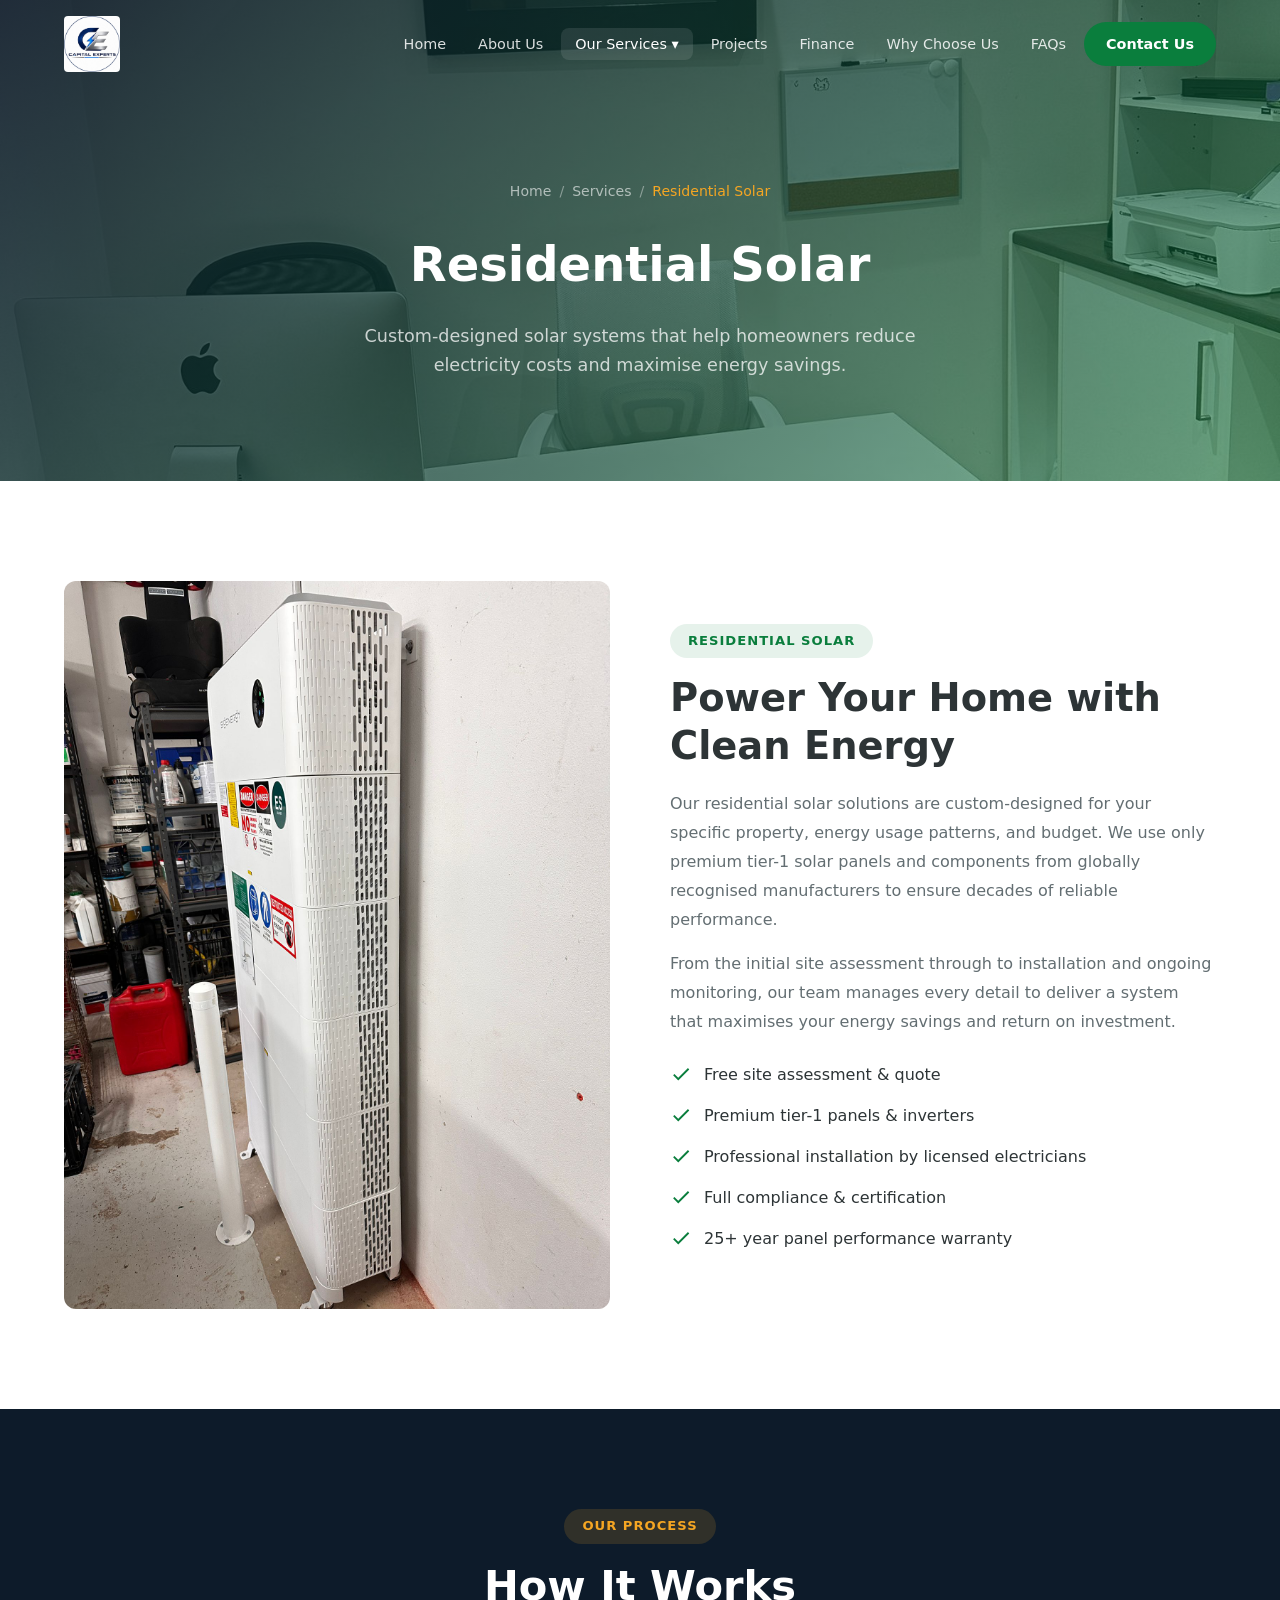
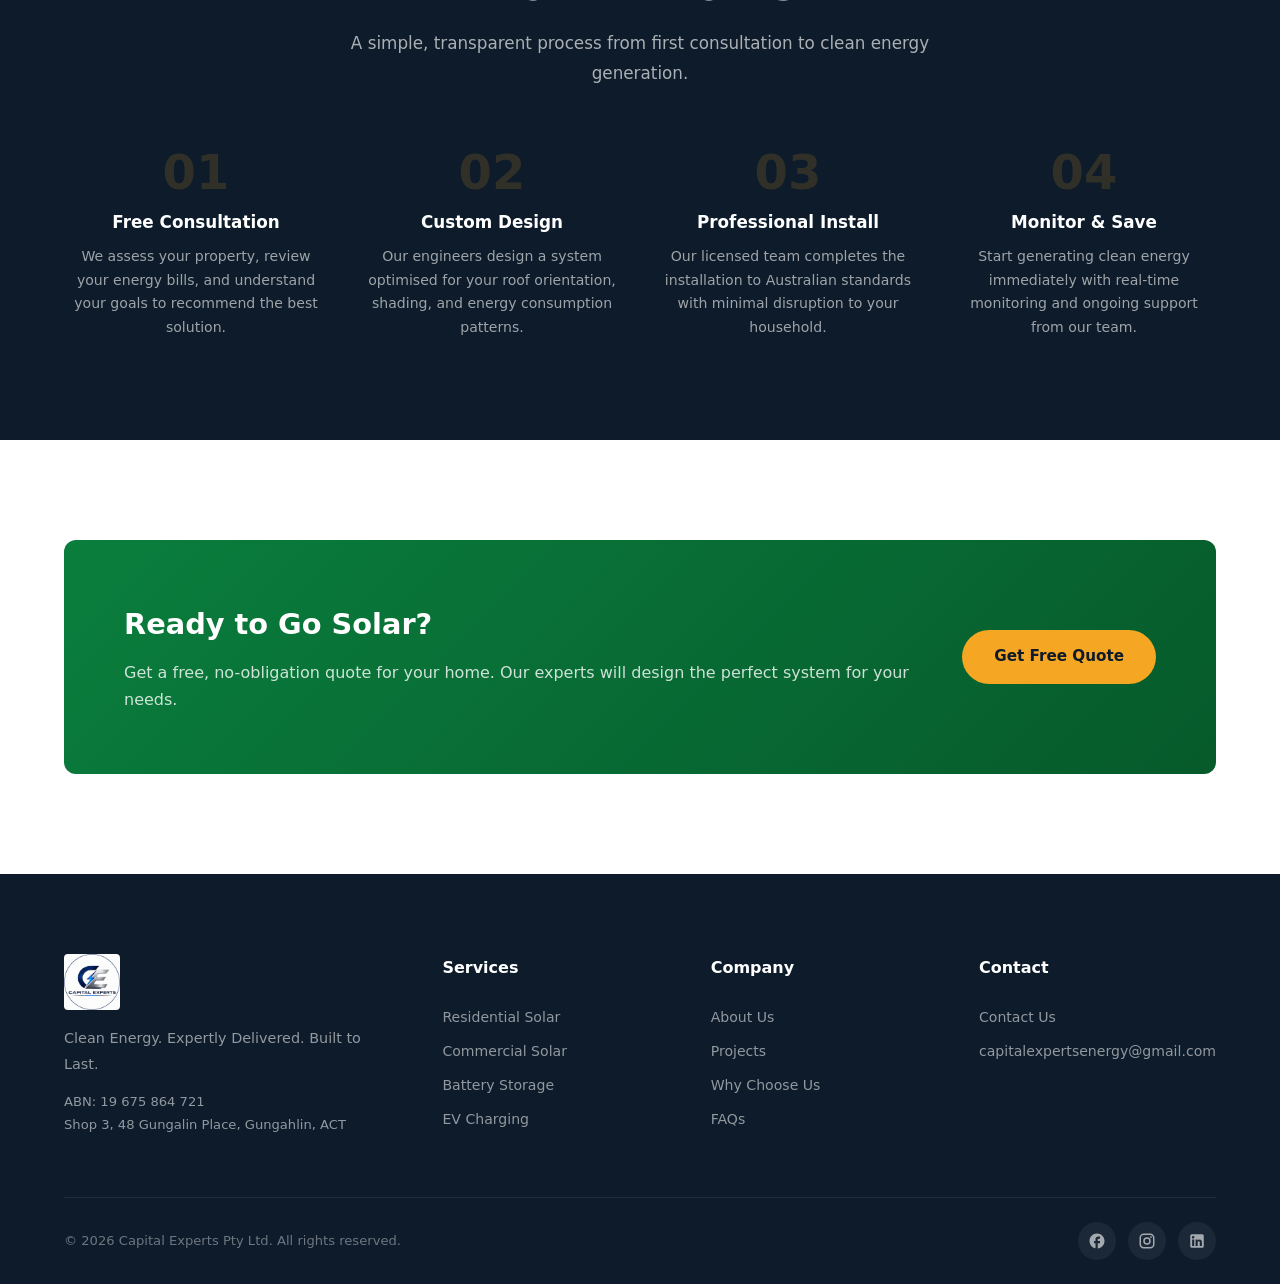
<file: residential-solar/index.html>
<!DOCTYPE html>
<html lang="en">
<head>
  <meta charset="UTF-8">
  <meta name="viewport" content="width=device-width, initial-scale=1.0">
  <title>Residential Solar - Capital Experts</title>
  <meta name="description" content="Custom-designed residential solar systems to reduce electricity costs and maximise energy savings for Australian homeowners.">
  <link rel="stylesheet" href="../styles.css">
</head>
<body>

  <header class="header">
    <div class="container">
      <a href="../" class="logo">
        <img src="../img/logo.jpg" alt="Capital Experts Logo" class="logo-img">
        
      </a>
      <nav class="nav">
        <a href="../">Home</a>
        <a href="../about/">About Us</a>
        <div class="nav-dropdown">
          <a href="../services/" class="active">Our Services &#9662;</a>
          <div class="dropdown-menu">
            <a href="../residential-solar/">Residential Solar</a>
            <a href="../commercial-solar/">Commercial Solar</a>
            <a href="../battery-storage/">Battery Storage</a>
            <a href="../ev-charging/">EV Charging</a>
          </div>
        </div>
        <a href="../projects/">Projects</a>
        <a href="../finance/">Finance</a>
        <a href="../why-choose-us/">Why Choose Us</a>
        <a href="../faqs/">FAQs</a>
        <a href="../contact/" class="nav-cta">Contact Us</a>
      </nav>
      <div class="hamburger"><span></span><span></span><span></span></div>
    </div>
  </header>

  <div class="mobile-nav">
    <a href="../">Home</a>
    <a href="../about/">About Us</a>
    <a href="../services/">Our Services</a>
    <a href="../residential-solar/">Residential Solar</a>
    <a href="../commercial-solar/">Commercial Solar</a>
    <a href="../battery-storage/">Battery Storage</a>
    <a href="../ev-charging/">EV Charging</a>
    <a href="../projects/">Projects</a>
    <a href="../finance/">Finance</a>
    <a href="../why-choose-us/">Why Choose Us</a>
    <a href="../faqs/">FAQs</a>
    <a href="../contact/">Contact Us</a>
  </div>

  <section class="page-hero">
    <div class="page-hero-bg"><img src="../img/solar1.jpeg" alt="Residential Solar"></div>
    <div class="page-hero-overlay"></div>
    <div class="container">
      <div class="breadcrumb">
        <a href="../">Home</a>
        <span>/</span>
        <a href="../services/">Services</a>
        <span>/</span>
        <span class="current">Residential Solar</span>
      </div>
      <h1>Residential Solar</h1>
      <p>Custom-designed solar systems that help homeowners reduce electricity costs and maximise energy savings.</p>
    </div>
  </section>

  <section class="section">
    <div class="container">
      <div class="about-split">
        <div class="about-img reveal">
          <img src="../img/solar5.jpeg" alt="Residential Solar Installation">
        </div>
        <div class="about-content reveal">
          <span class="label">Residential Solar</span>
          <h2>Power Your Home with Clean Energy</h2>
          <p>Our residential solar solutions are custom-designed for your specific property, energy usage patterns, and budget. We use only premium tier-1 solar panels and components from globally recognised manufacturers to ensure decades of reliable performance.</p>
          <p>From the initial site assessment through to installation and ongoing monitoring, our team manages every detail to deliver a system that maximises your energy savings and return on investment.</p>
          <ul class="about-list">
            <li><svg viewBox="0 0 24 24"><path d="M9 16.17L4.83 12l-1.42 1.41L9 19 21 7l-1.41-1.41L9 16.17z"/></svg> Free site assessment & quote</li>
            <li><svg viewBox="0 0 24 24"><path d="M9 16.17L4.83 12l-1.42 1.41L9 19 21 7l-1.41-1.41L9 16.17z"/></svg> Premium tier-1 panels & inverters</li>
            <li><svg viewBox="0 0 24 24"><path d="M9 16.17L4.83 12l-1.42 1.41L9 19 21 7l-1.41-1.41L9 16.17z"/></svg> Professional installation by licensed electricians</li>
            <li><svg viewBox="0 0 24 24"><path d="M9 16.17L4.83 12l-1.42 1.41L9 19 21 7l-1.41-1.41L9 16.17z"/></svg> Full compliance & certification</li>
            <li><svg viewBox="0 0 24 24"><path d="M9 16.17L4.83 12l-1.42 1.41L9 19 21 7l-1.41-1.41L9 16.17z"/></svg> 25+ year panel performance warranty</li>
          </ul>
        </div>
      </div>
    </div>
  </section>

  <section class="section section-dark">
    <div class="container">
      <div class="section-header reveal">
        <span class="label">Our Process</span>
        <h2>How It Works</h2>
        <p>A simple, transparent process from first consultation to clean energy generation.</p>
      </div>
      <div class="process-grid">
        <div class="process-step reveal reveal-delay-1">
          <h4>Free Consultation</h4>
          <p>We assess your property, review your energy bills, and understand your goals to recommend the best solution.</p>
        </div>
        <div class="process-step reveal reveal-delay-2">
          <h4>Custom Design</h4>
          <p>Our engineers design a system optimised for your roof orientation, shading, and energy consumption patterns.</p>
        </div>
        <div class="process-step reveal reveal-delay-3">
          <h4>Professional Install</h4>
          <p>Our licensed team completes the installation to Australian standards with minimal disruption to your household.</p>
        </div>
        <div class="process-step reveal reveal-delay-4">
          <h4>Monitor & Save</h4>
          <p>Start generating clean energy immediately with real-time monitoring and ongoing support from our team.</p>
        </div>
      </div>
    </div>
  </section>

  <section class="section">
    <div class="container">
      <div class="cta-banner reveal">
        <div>
          <h3>Ready to Go Solar?</h3>
          <p>Get a free, no-obligation quote for your home. Our experts will design the perfect system for your needs.</p>
        </div>
        <a href="../contact/" class="btn btn-accent">Get Free Quote</a>
      </div>
    </div>
  </section>

  <footer class="footer">
    <div class="container">
      <div class="footer-grid">
        <div class="footer-brand">
          <a href="../" class="logo">
            <img src="../img/logo.jpg" alt="Capital Experts Logo" class="logo-img">
            
          </a>
          <p>Clean Energy. Expertly Delivered. Built to Last.</p>
          <p style="margin-top:12px;font-size:.82rem">ABN: 19 675 864 721<br>Shop 3, 48 Gungalin Place, Gungahlin, ACT</p>
        </div>
        <div>
          <h4>Services</h4>
          <div class="footer-links">
            <a href="../residential-solar/">Residential Solar</a>
            <a href="../commercial-solar/">Commercial Solar</a>
            <a href="../battery-storage/">Battery Storage</a>
            <a href="../ev-charging/">EV Charging</a>
          </div>
        </div>
        <div>
          <h4>Company</h4>
          <div class="footer-links">
            <a href="../about/">About Us</a>
            <a href="../projects/">Projects</a>
            <a href="../why-choose-us/">Why Choose Us</a>
            <a href="../faqs/">FAQs</a>
          </div>
        </div>
        <div>
          <h4>Contact</h4>
          <div class="footer-links">
            <a href="../contact/">Contact Us</a>
            <a href="mailto:capitalexpertsenergy@gmail.com">capitalexpertsenergy@gmail.com</a>
          </div>
        </div>
      </div>
      <div class="footer-bottom">
        <p>&copy; 2026 Capital Experts Pty Ltd. All rights reserved.</p>
        <div class="footer-social">
          <a href="https://www.facebook.com/profile.php?id=61591243034844" target="_blank" rel="noopener"><svg viewBox="0 0 24 24"><path d="M22 12c0-5.52-4.48-10-10-10S2 6.48 2 12c0 4.84 3.44 8.87 8 9.8V15H8v-3h2V9.5C10 7.57 11.57 6 13.5 6H16v3h-2c-.55 0-1 .45-1 1v2h3v3h-3v6.95c5.05-.5 9-4.76 9-9.95z"/></svg></a>
          <a href="#"><svg viewBox="0 0 24 24"><path d="M7.8 2h8.4C19.4 2 22 4.6 22 7.8v8.4a5.8 5.8 0 0 1-5.8 5.8H7.8C4.6 22 2 19.4 2 16.2V7.8A5.8 5.8 0 0 1 7.8 2m-.2 2A3.6 3.6 0 0 0 4 7.6v8.8C4 18.39 5.61 20 7.6 20h8.8a3.6 3.6 0 0 0 3.6-3.6V7.6C20 5.61 18.39 4 16.4 4H7.6m9.65 1.5a1.25 1.25 0 0 1 1.25 1.25A1.25 1.25 0 0 1 17.25 8 1.25 1.25 0 0 1 16 6.75a1.25 1.25 0 0 1 1.25-1.25M12 7a5 5 0 0 1 5 5 5 5 0 0 1-5 5 5 5 0 0 1-5-5 5 5 0 0 1 5-5m0 2a3 3 0 0 0-3 3 3 3 0 0 0 3 3 3 3 0 0 0 3-3 3 3 0 0 0-3-3z"/></svg></a>
          <a href="#"><svg viewBox="0 0 24 24"><path d="M19 3a2 2 0 0 1 2 2v14a2 2 0 0 1-2 2H5a2 2 0 0 1-2-2V5a2 2 0 0 1 2-2h14m-.5 15.5v-5.3a3.26 3.26 0 0 0-3.26-3.26c-.85 0-1.84.52-2.32 1.3v-1.11h-2.79v8.37h2.79v-4.93c0-.77.62-1.4 1.39-1.4a1.4 1.4 0 0 1 1.4 1.4v4.93h2.79M6.88 8.56a1.68 1.68 0 0 0 1.68-1.68c0-.93-.75-1.69-1.68-1.69a1.69 1.69 0 0 0-1.69 1.69c0 .93.76 1.68 1.69 1.68m1.39 9.94v-8.37H5.5v8.37h2.77z"/></svg></a>
        </div>
      </div>
    </div>
  </footer>

  <script src="../main.js"></script>
</body>
</html>
</file>
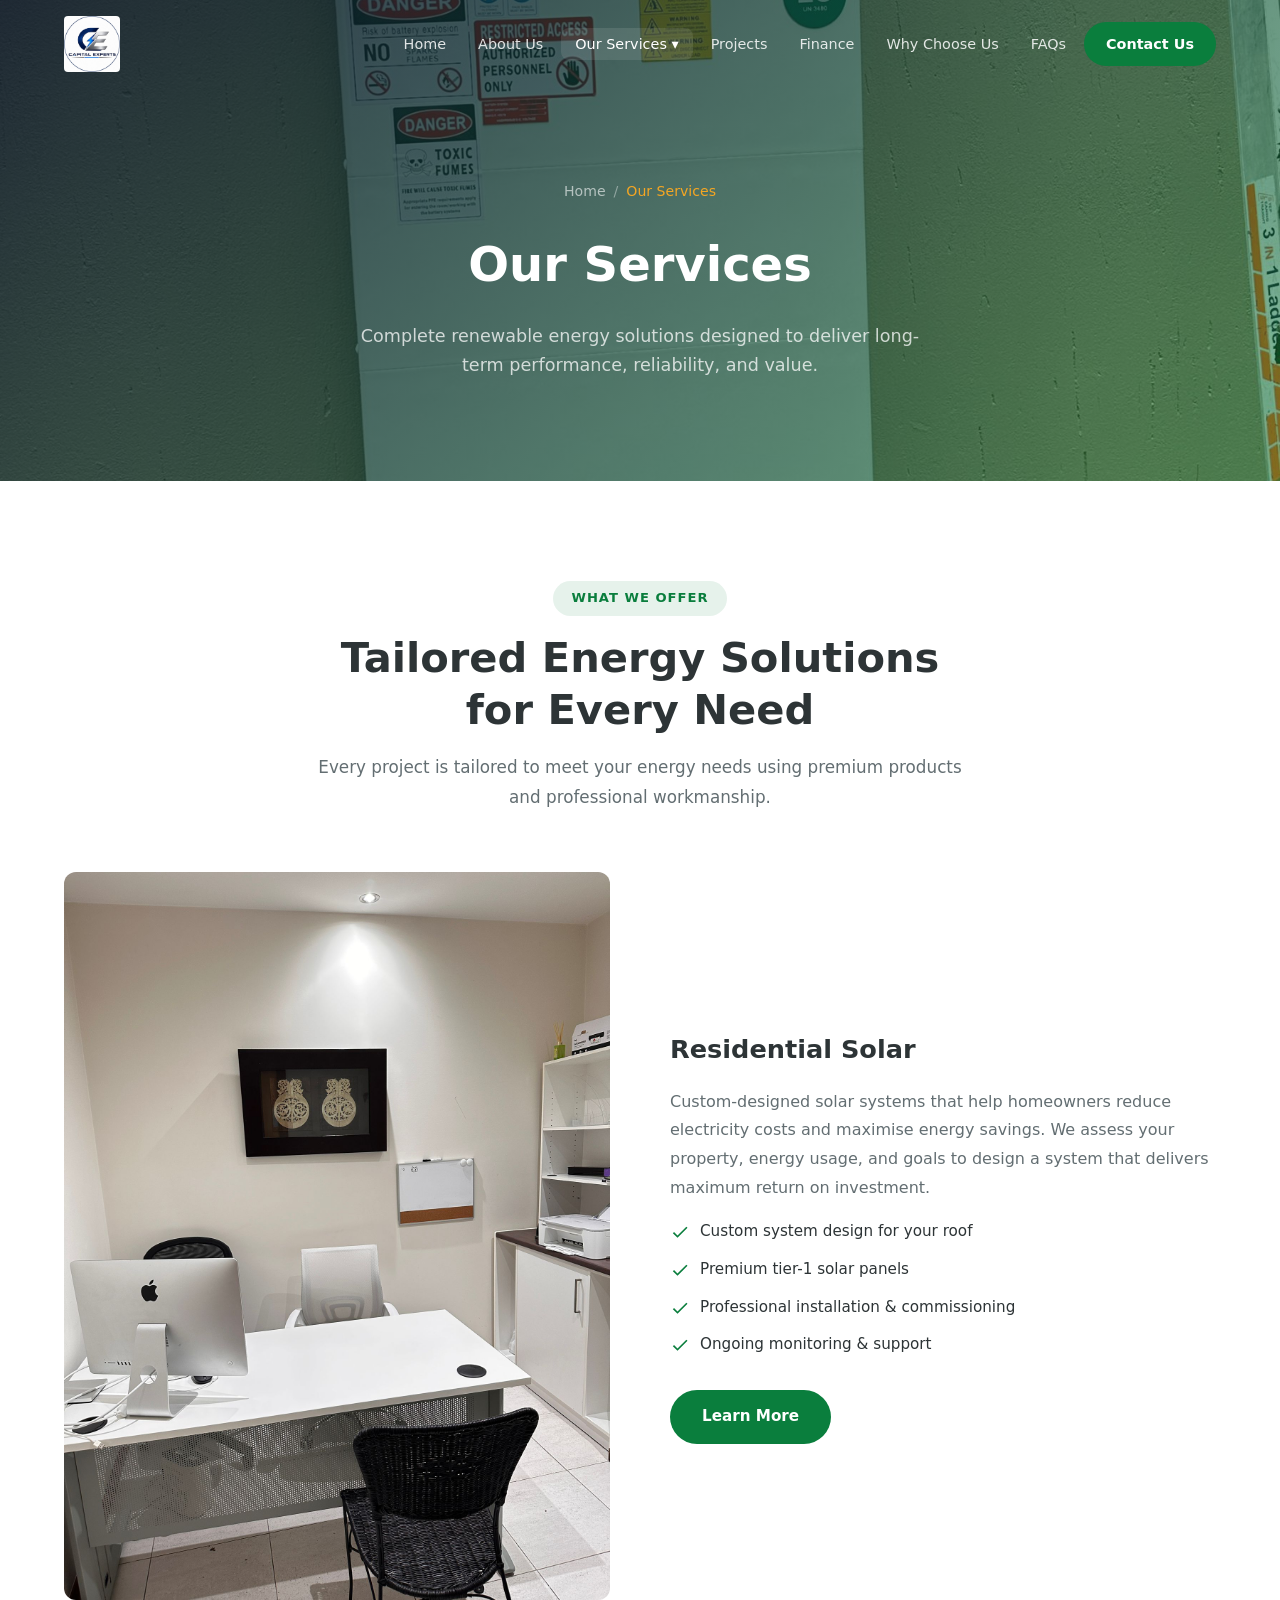
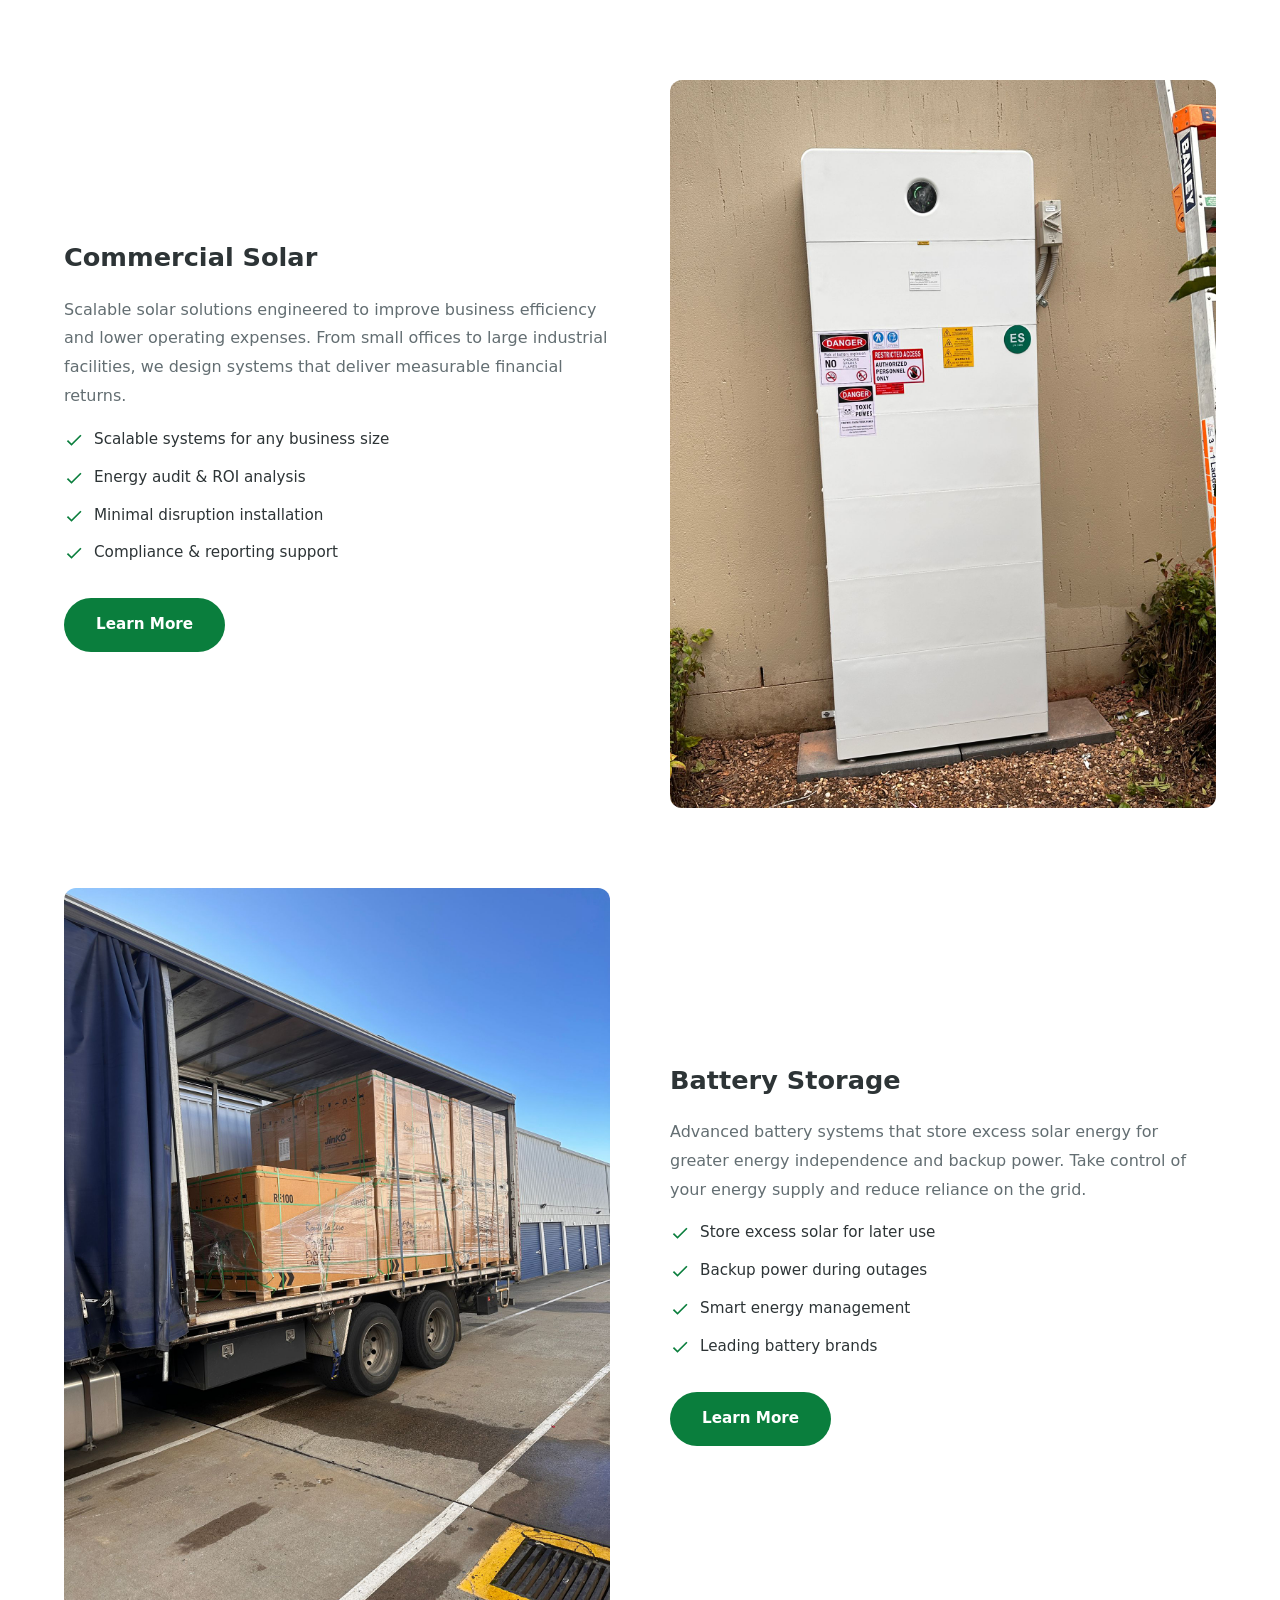
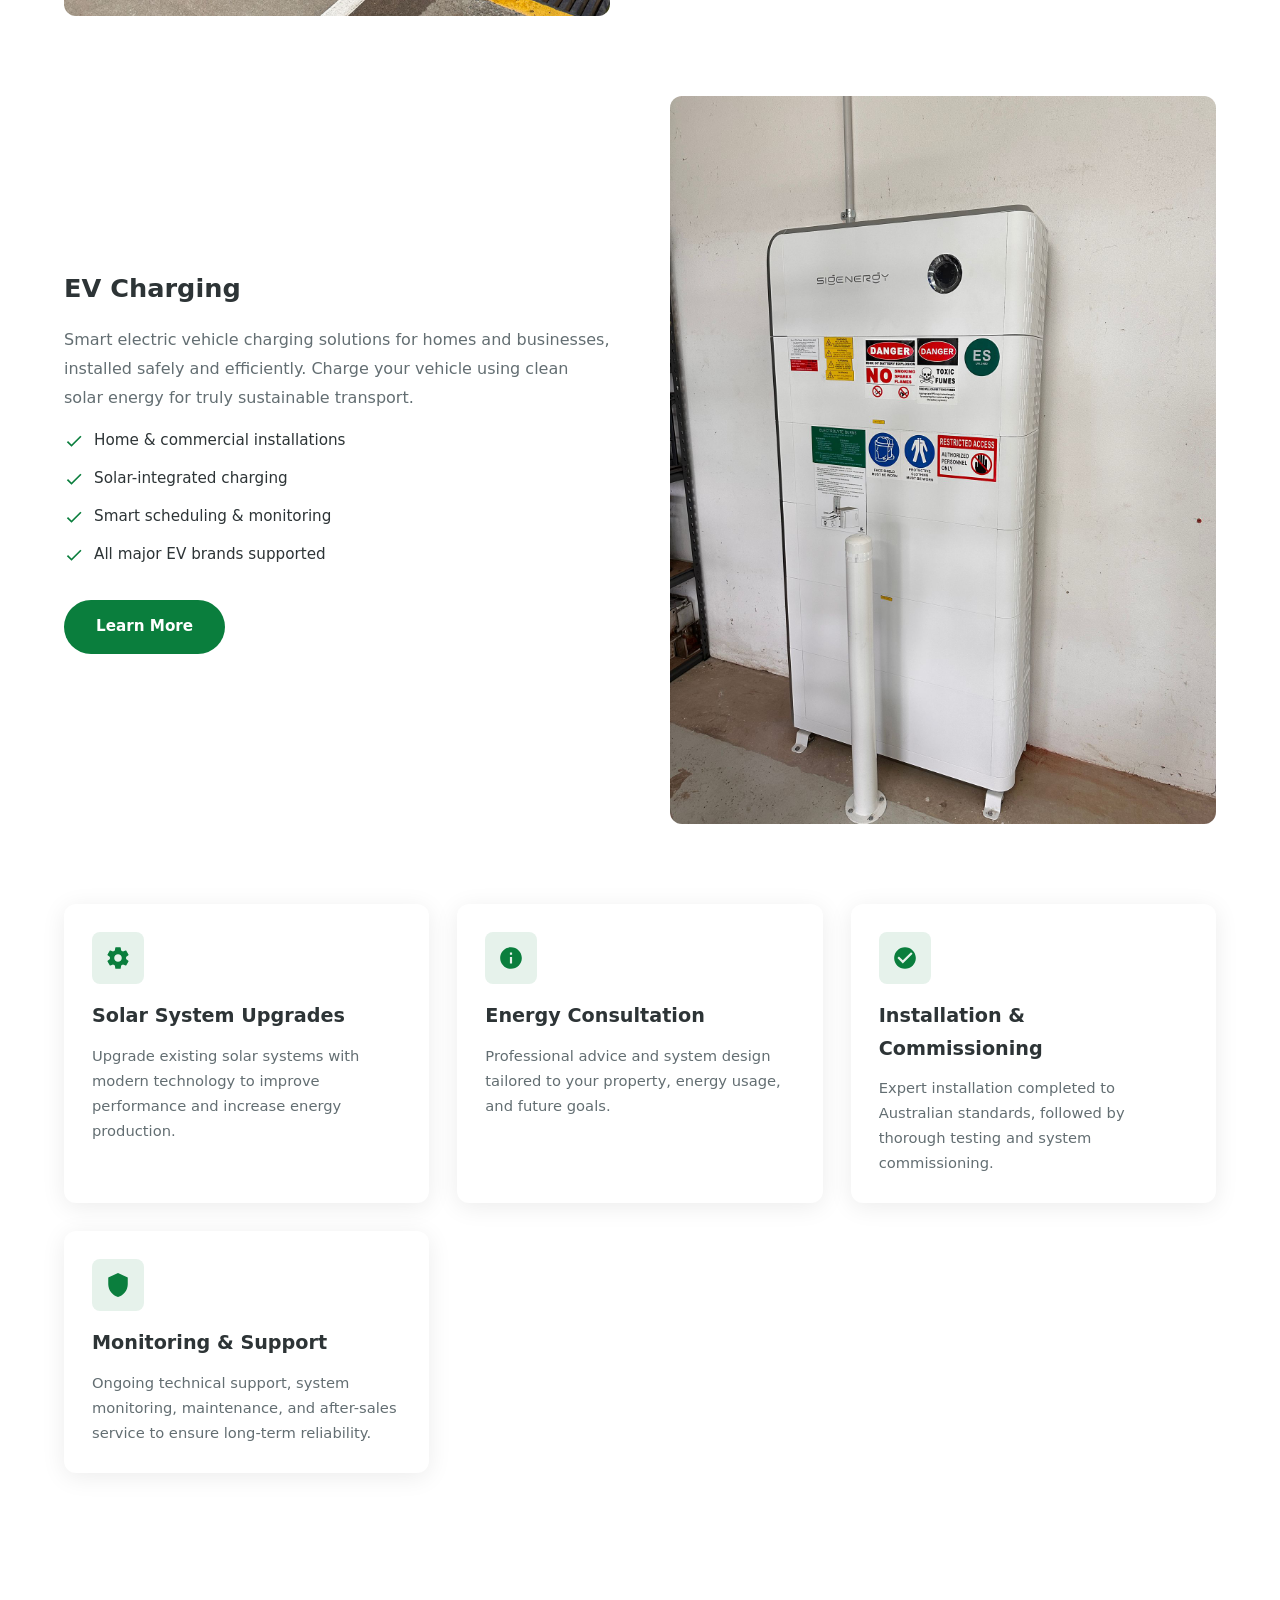
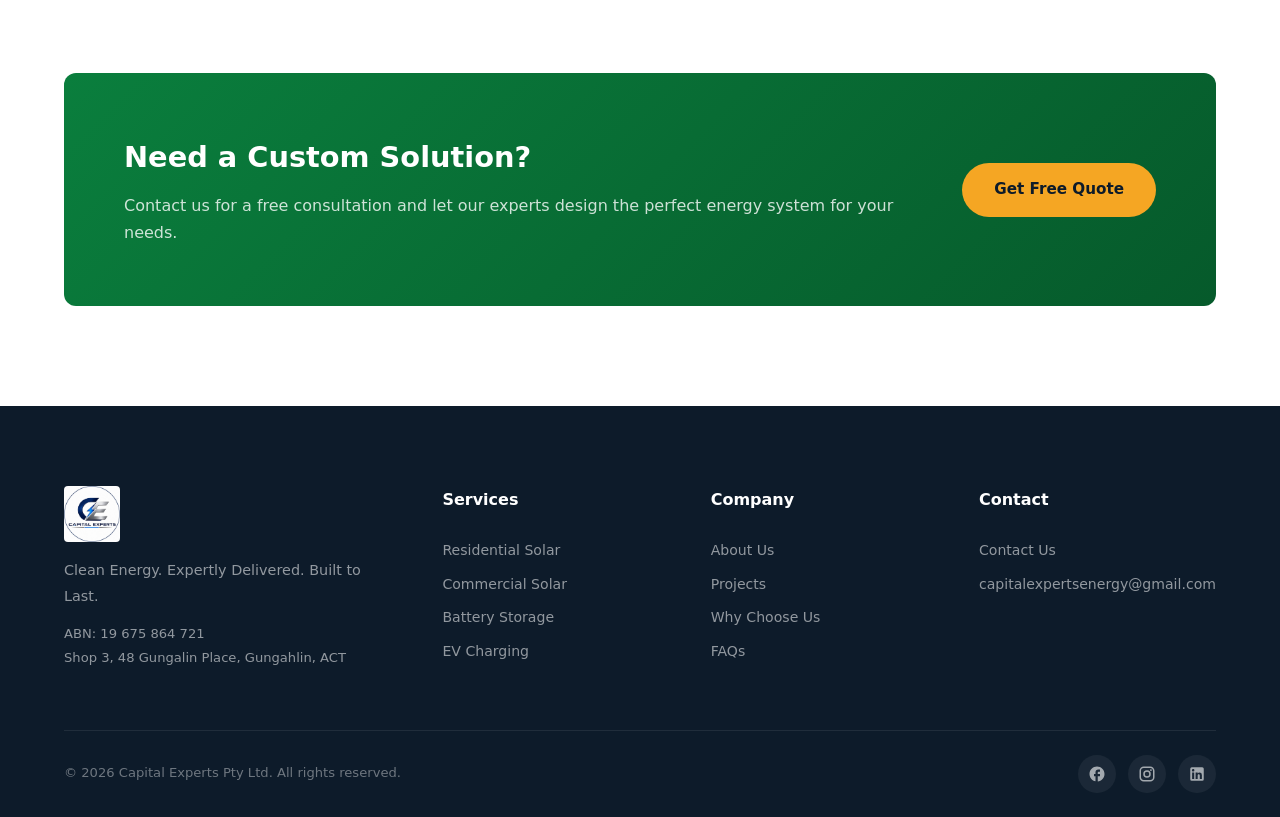
<file: services/index.html>
<!DOCTYPE html>
<html lang="en">
<head>
  <meta charset="UTF-8">
  <meta name="viewport" content="width=device-width, initial-scale=1.0">
  <title>Our Services - Capital Experts</title>
  <meta name="description" content="Complete renewable energy solutions including residential solar, commercial solar, battery storage, EV charging, and more.">
  <link rel="stylesheet" href="../styles.css">
</head>
<body>

  <header class="header">
    <div class="container">
      <a href="../" class="logo">
        <img src="../img/logo.jpg" alt="Capital Experts Logo" class="logo-img">
        
      </a>
      <nav class="nav">
        <a href="../">Home</a>
        <a href="../about/">About Us</a>
        <div class="nav-dropdown">
          <a href="../services/" class="active">Our Services &#9662;</a>
          <div class="dropdown-menu">
            <a href="../residential-solar/">Residential Solar</a>
            <a href="../commercial-solar/">Commercial Solar</a>
            <a href="../battery-storage/">Battery Storage</a>
            <a href="../ev-charging/">EV Charging</a>
          </div>
        </div>
        <a href="../projects/">Projects</a>
        <a href="../finance/">Finance</a>
        <a href="../why-choose-us/">Why Choose Us</a>
        <a href="../faqs/">FAQs</a>
        <a href="../contact/" class="nav-cta">Contact Us</a>
      </nav>
      <div class="hamburger"><span></span><span></span><span></span></div>
    </div>
  </header>

  <div class="mobile-nav">
    <a href="../">Home</a>
    <a href="../about/">About Us</a>
    <a href="../services/">Our Services</a>
    <a href="../residential-solar/">Residential Solar</a>
    <a href="../commercial-solar/">Commercial Solar</a>
    <a href="../battery-storage/">Battery Storage</a>
    <a href="../ev-charging/">EV Charging</a>
    <a href="../projects/">Projects</a>
    <a href="../finance/">Finance</a>
    <a href="../why-choose-us/">Why Choose Us</a>
    <a href="../faqs/">FAQs</a>
    <a href="../contact/">Contact Us</a>
  </div>

  <section class="page-hero">
    <div class="page-hero-bg"><img src="../img/solar2.jpeg" alt="Our Services"></div>
    <div class="page-hero-overlay"></div>
    <div class="container">
      <div class="breadcrumb">
        <a href="../">Home</a>
        <span>/</span>
        <span class="current">Our Services</span>
      </div>
      <h1>Our Services</h1>
      <p>Complete renewable energy solutions designed to deliver long-term performance, reliability, and value.</p>
    </div>
  </section>

  <section class="section">
    <div class="container">
      <div class="section-header reveal">
        <span class="label">What We Offer</span>
        <h2>Tailored Energy Solutions for Every Need</h2>
        <p>Every project is tailored to meet your energy needs using premium products and professional workmanship.</p>
      </div>

      <div class="service-detail reveal" style="margin-bottom:80px">
        <div class="service-detail-img">
          <img src="../img/solar1.jpeg" alt="Residential Solar">
        </div>
        <div class="service-detail-content">
          <h3>Residential Solar</h3>
          <p>Custom-designed solar systems that help homeowners reduce electricity costs and maximise energy savings. We assess your property, energy usage, and goals to design a system that delivers maximum return on investment.</p>
          <ul>
            <li><svg viewBox="0 0 24 24"><path d="M9 16.17L4.83 12l-1.42 1.41L9 19 21 7l-1.41-1.41L9 16.17z"/></svg> Custom system design for your roof</li>
            <li><svg viewBox="0 0 24 24"><path d="M9 16.17L4.83 12l-1.42 1.41L9 19 21 7l-1.41-1.41L9 16.17z"/></svg> Premium tier-1 solar panels</li>
            <li><svg viewBox="0 0 24 24"><path d="M9 16.17L4.83 12l-1.42 1.41L9 19 21 7l-1.41-1.41L9 16.17z"/></svg> Professional installation & commissioning</li>
            <li><svg viewBox="0 0 24 24"><path d="M9 16.17L4.83 12l-1.42 1.41L9 19 21 7l-1.41-1.41L9 16.17z"/></svg> Ongoing monitoring & support</li>
          </ul>
          <a href="../residential-solar/" class="btn btn-primary" style="margin-top:20px">Learn More</a>
        </div>
      </div>

      <div class="service-detail reverse reveal" style="margin-bottom:80px">
        <div class="service-detail-img">
          <img src="../img/solar2.jpeg" alt="Commercial Solar">
        </div>
        <div class="service-detail-content">
          <h3>Commercial Solar</h3>
          <p>Scalable solar solutions engineered to improve business efficiency and lower operating expenses. From small offices to large industrial facilities, we design systems that deliver measurable financial returns.</p>
          <ul>
            <li><svg viewBox="0 0 24 24"><path d="M9 16.17L4.83 12l-1.42 1.41L9 19 21 7l-1.41-1.41L9 16.17z"/></svg> Scalable systems for any business size</li>
            <li><svg viewBox="0 0 24 24"><path d="M9 16.17L4.83 12l-1.42 1.41L9 19 21 7l-1.41-1.41L9 16.17z"/></svg> Energy audit & ROI analysis</li>
            <li><svg viewBox="0 0 24 24"><path d="M9 16.17L4.83 12l-1.42 1.41L9 19 21 7l-1.41-1.41L9 16.17z"/></svg> Minimal disruption installation</li>
            <li><svg viewBox="0 0 24 24"><path d="M9 16.17L4.83 12l-1.42 1.41L9 19 21 7l-1.41-1.41L9 16.17z"/></svg> Compliance & reporting support</li>
          </ul>
          <a href="../commercial-solar/" class="btn btn-primary" style="margin-top:20px">Learn More</a>
        </div>
      </div>

      <div class="service-detail reveal" style="margin-bottom:80px">
        <div class="service-detail-img">
          <img src="../img/solar3.jpeg" alt="Battery Storage">
        </div>
        <div class="service-detail-content">
          <h3>Battery Storage</h3>
          <p>Advanced battery systems that store excess solar energy for greater energy independence and backup power. Take control of your energy supply and reduce reliance on the grid.</p>
          <ul>
            <li><svg viewBox="0 0 24 24"><path d="M9 16.17L4.83 12l-1.42 1.41L9 19 21 7l-1.41-1.41L9 16.17z"/></svg> Store excess solar for later use</li>
            <li><svg viewBox="0 0 24 24"><path d="M9 16.17L4.83 12l-1.42 1.41L9 19 21 7l-1.41-1.41L9 16.17z"/></svg> Backup power during outages</li>
            <li><svg viewBox="0 0 24 24"><path d="M9 16.17L4.83 12l-1.42 1.41L9 19 21 7l-1.41-1.41L9 16.17z"/></svg> Smart energy management</li>
            <li><svg viewBox="0 0 24 24"><path d="M9 16.17L4.83 12l-1.42 1.41L9 19 21 7l-1.41-1.41L9 16.17z"/></svg> Leading battery brands</li>
          </ul>
          <a href="../battery-storage/" class="btn btn-primary" style="margin-top:20px">Learn More</a>
        </div>
      </div>

      <div class="service-detail reverse reveal" style="margin-bottom:80px">
        <div class="service-detail-img">
          <img src="../img/solar4.jpeg" alt="EV Charging">
        </div>
        <div class="service-detail-content">
          <h3>EV Charging</h3>
          <p>Smart electric vehicle charging solutions for homes and businesses, installed safely and efficiently. Charge your vehicle using clean solar energy for truly sustainable transport.</p>
          <ul>
            <li><svg viewBox="0 0 24 24"><path d="M9 16.17L4.83 12l-1.42 1.41L9 19 21 7l-1.41-1.41L9 16.17z"/></svg> Home & commercial installations</li>
            <li><svg viewBox="0 0 24 24"><path d="M9 16.17L4.83 12l-1.42 1.41L9 19 21 7l-1.41-1.41L9 16.17z"/></svg> Solar-integrated charging</li>
            <li><svg viewBox="0 0 24 24"><path d="M9 16.17L4.83 12l-1.42 1.41L9 19 21 7l-1.41-1.41L9 16.17z"/></svg> Smart scheduling & monitoring</li>
            <li><svg viewBox="0 0 24 24"><path d="M9 16.17L4.83 12l-1.42 1.41L9 19 21 7l-1.41-1.41L9 16.17z"/></svg> All major EV brands supported</li>
          </ul>
          <a href="../ev-charging/" class="btn btn-primary" style="margin-top:20px">Learn More</a>
        </div>
      </div>

      <div class="cards-grid">
        <div class="card reveal reveal-delay-1">
          <div class="card-body">
            <div class="card-icon"><svg viewBox="0 0 24 24"><path d="M19.43 12.98c.04-.32.07-.64.07-.98s-.03-.66-.07-.98l2.11-1.65c.19-.15.24-.42.12-.64l-2-3.46c-.12-.22-.39-.3-.61-.22l-2.49 1c-.52-.4-1.08-.73-1.69-.98l-.38-2.65C14.46 2.18 14.25 2 14 2h-4c-.25 0-.46.18-.49.42l-.38 2.65c-.61.25-1.17.59-1.69.98l-2.49-1c-.23-.09-.49 0-.61.22l-2 3.46c-.13.22-.07.49.12.64l2.11 1.65c-.04.32-.07.65-.07.98s.03.66.07.98l-2.11 1.65c-.19.15-.24.42-.12.64l2 3.46c.12.22.39.3.61.22l2.49-1c.52.4 1.08.73 1.69.98l.38 2.65c.03.24.24.42.49.42h4c.25 0 .46-.18.49-.42l.38-2.65c.61-.25 1.17-.59 1.69-.98l2.49 1c.23.09.49 0 .61-.22l2-3.46c.12-.22.07-.49-.12-.64l-2.11-1.65zM12 15.5c-1.93 0-3.5-1.57-3.5-3.5s1.57-3.5 3.5-3.5 3.5 1.57 3.5 3.5-1.57 3.5-3.5 3.5z"/></svg></div>
            <h3>Solar System Upgrades</h3>
            <p>Upgrade existing solar systems with modern technology to improve performance and increase energy production.</p>
          </div>
        </div>
        <div class="card reveal reveal-delay-2">
          <div class="card-body">
            <div class="card-icon"><svg viewBox="0 0 24 24"><path d="M12 2C6.48 2 2 6.48 2 12s4.48 10 10 10 10-4.48 10-10S17.52 2 12 2zm1 15h-2v-6h2v6zm0-8h-2V7h2v2z"/></svg></div>
            <h3>Energy Consultation</h3>
            <p>Professional advice and system design tailored to your property, energy usage, and future goals.</p>
          </div>
        </div>
        <div class="card reveal reveal-delay-3">
          <div class="card-body">
            <div class="card-icon"><svg viewBox="0 0 24 24"><path d="M12 2C6.48 2 2 6.48 2 12s4.48 10 10 10 10-4.48 10-10S17.52 2 12 2zm-2 15l-5-5 1.41-1.41L10 14.17l7.59-7.59L19 8l-9 9z"/></svg></div>
            <h3>Installation & Commissioning</h3>
            <p>Expert installation completed to Australian standards, followed by thorough testing and system commissioning.</p>
          </div>
        </div>
        <div class="card reveal reveal-delay-4">
          <div class="card-body">
            <div class="card-icon"><svg viewBox="0 0 24 24"><path d="M12 1L3 5v6c0 5.55 3.84 10.74 9 12 5.16-1.26 9-6.45 9-12V5l-9-4z"/></svg></div>
            <h3>Monitoring & Support</h3>
            <p>Ongoing technical support, system monitoring, maintenance, and after-sales service to ensure long-term reliability.</p>
          </div>
        </div>
      </div>
    </div>
  </section>

  <section class="section">
    <div class="container">
      <div class="cta-banner reveal">
        <div>
          <h3>Need a Custom Solution?</h3>
          <p>Contact us for a free consultation and let our experts design the perfect energy system for your needs.</p>
        </div>
        <a href="../contact/" class="btn btn-accent">Get Free Quote</a>
      </div>
    </div>
  </section>

  <footer class="footer">
    <div class="container">
      <div class="footer-grid">
        <div class="footer-brand">
          <a href="../" class="logo">
            <img src="../img/logo.jpg" alt="Capital Experts Logo" class="logo-img">
            
          </a>
          <p>Clean Energy. Expertly Delivered. Built to Last.</p>
          <p style="margin-top:12px;font-size:.82rem">ABN: 19 675 864 721<br>Shop 3, 48 Gungalin Place, Gungahlin, ACT</p>
        </div>
        <div>
          <h4>Services</h4>
          <div class="footer-links">
            <a href="../residential-solar/">Residential Solar</a>
            <a href="../commercial-solar/">Commercial Solar</a>
            <a href="../battery-storage/">Battery Storage</a>
            <a href="../ev-charging/">EV Charging</a>
          </div>
        </div>
        <div>
          <h4>Company</h4>
          <div class="footer-links">
            <a href="../about/">About Us</a>
            <a href="../projects/">Projects</a>
            <a href="../why-choose-us/">Why Choose Us</a>
            <a href="../faqs/">FAQs</a>
          </div>
        </div>
        <div>
          <h4>Contact</h4>
          <div class="footer-links">
            <a href="../contact/">Contact Us</a>
            <a href="mailto:capitalexpertsenergy@gmail.com">capitalexpertsenergy@gmail.com</a>
          </div>
        </div>
      </div>
      <div class="footer-bottom">
        <p>&copy; 2026 Capital Experts Pty Ltd. All rights reserved.</p>
        <div class="footer-social">
          <a href="https://www.facebook.com/profile.php?id=61591243034844" target="_blank" rel="noopener"><svg viewBox="0 0 24 24"><path d="M22 12c0-5.52-4.48-10-10-10S2 6.48 2 12c0 4.84 3.44 8.87 8 9.8V15H8v-3h2V9.5C10 7.57 11.57 6 13.5 6H16v3h-2c-.55 0-1 .45-1 1v2h3v3h-3v6.95c5.05-.5 9-4.76 9-9.95z"/></svg></a>
          <a href="#"><svg viewBox="0 0 24 24"><path d="M7.8 2h8.4C19.4 2 22 4.6 22 7.8v8.4a5.8 5.8 0 0 1-5.8 5.8H7.8C4.6 22 2 19.4 2 16.2V7.8A5.8 5.8 0 0 1 7.8 2m-.2 2A3.6 3.6 0 0 0 4 7.6v8.8C4 18.39 5.61 20 7.6 20h8.8a3.6 3.6 0 0 0 3.6-3.6V7.6C20 5.61 18.39 4 16.4 4H7.6m9.65 1.5a1.25 1.25 0 0 1 1.25 1.25A1.25 1.25 0 0 1 17.25 8 1.25 1.25 0 0 1 16 6.75a1.25 1.25 0 0 1 1.25-1.25M12 7a5 5 0 0 1 5 5 5 5 0 0 1-5 5 5 5 0 0 1-5-5 5 5 0 0 1 5-5m0 2a3 3 0 0 0-3 3 3 3 0 0 0 3 3 3 3 0 0 0 3-3 3 3 0 0 0-3-3z"/></svg></a>
          <a href="#"><svg viewBox="0 0 24 24"><path d="M19 3a2 2 0 0 1 2 2v14a2 2 0 0 1-2 2H5a2 2 0 0 1-2-2V5a2 2 0 0 1 2-2h14m-.5 15.5v-5.3a3.26 3.26 0 0 0-3.26-3.26c-.85 0-1.84.52-2.32 1.3v-1.11h-2.79v8.37h2.79v-4.93c0-.77.62-1.4 1.39-1.4a1.4 1.4 0 0 1 1.4 1.4v4.93h2.79M6.88 8.56a1.68 1.68 0 0 0 1.68-1.68c0-.93-.75-1.69-1.68-1.69a1.69 1.69 0 0 0-1.69 1.69c0 .93.76 1.68 1.69 1.68m1.39 9.94v-8.37H5.5v8.37h2.77z"/></svg></a>
        </div>
      </div>
    </div>
  </footer>

  <script src="../main.js"></script>
</body>
</html>
</file>
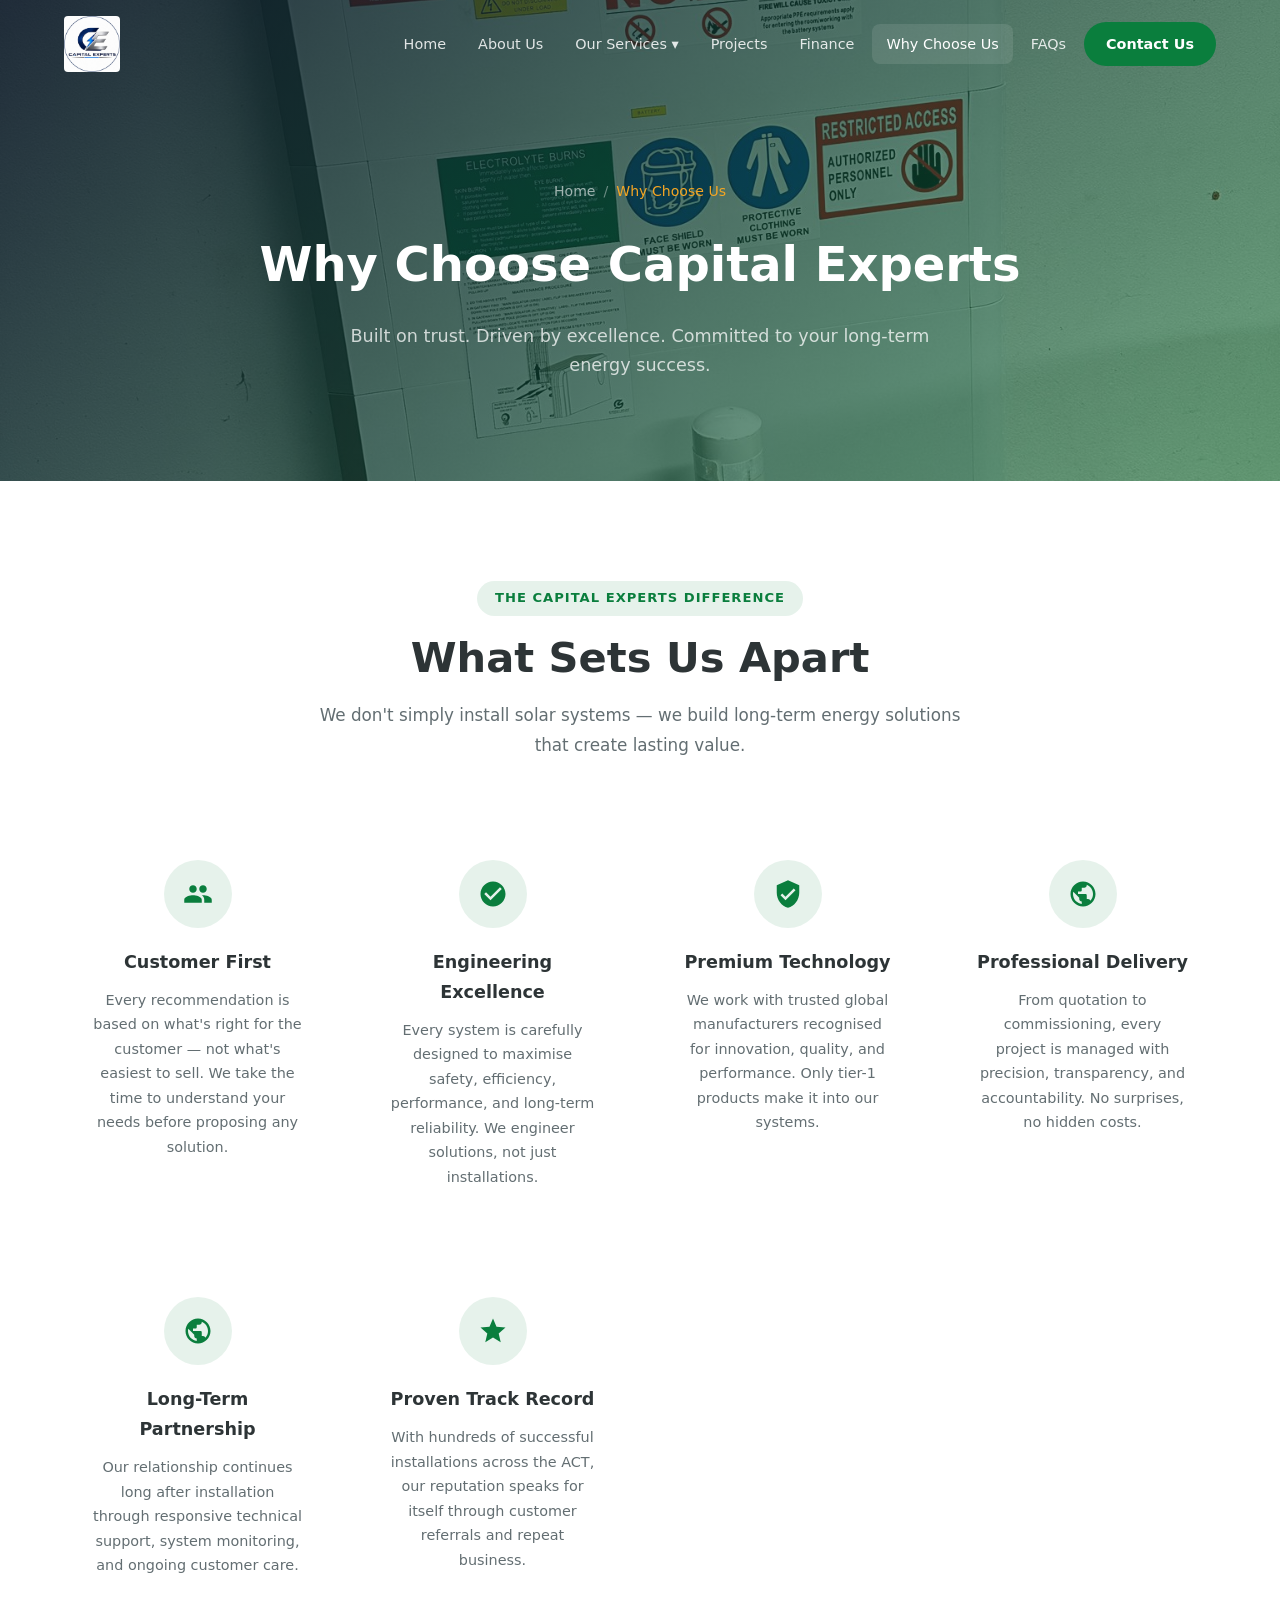
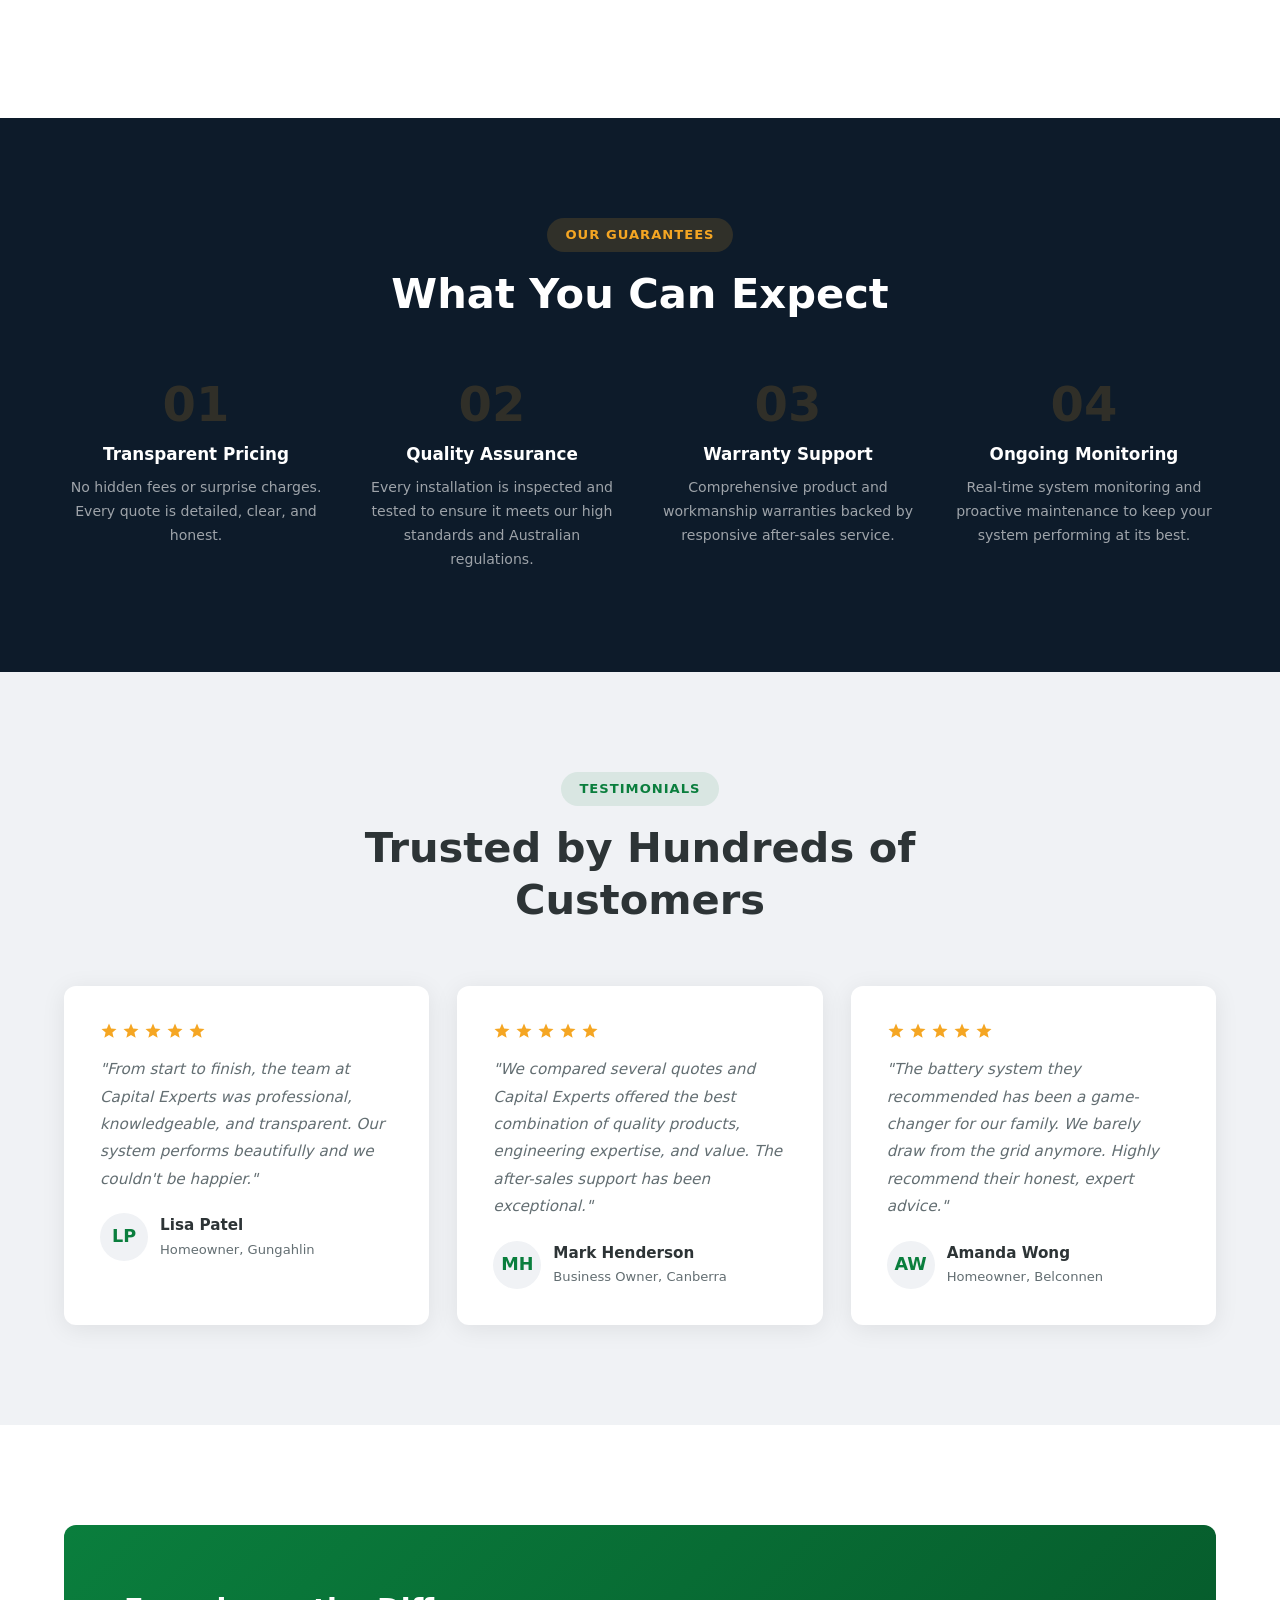
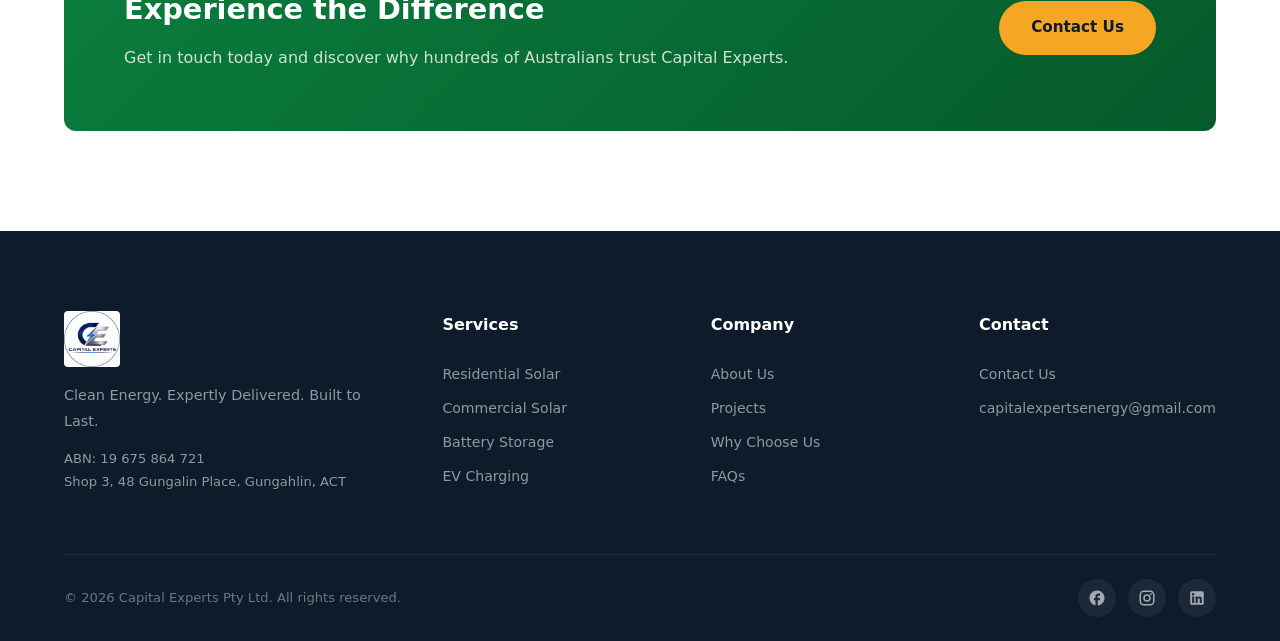
<file: why-choose-us/index.html>
<!DOCTYPE html>
<html lang="en">
<head>
  <meta charset="UTF-8">
  <meta name="viewport" content="width=device-width, initial-scale=1.0">
  <title>Why Choose Us - Capital Experts</title>
  <meta name="description" content="Discover why Australian homes and businesses choose Capital Experts for their renewable energy solutions.">
  <link rel="stylesheet" href="../styles.css">
</head>
<body>

  <header class="header">
    <div class="container">
      <a href="../" class="logo">
        <img src="../img/logo.jpg" alt="Capital Experts Logo" class="logo-img">
        
      </a>
      <nav class="nav">
        <a href="../">Home</a>
        <a href="../about/">About Us</a>
        <div class="nav-dropdown">
          <a href="../services/">Our Services &#9662;</a>
          <div class="dropdown-menu">
            <a href="../residential-solar/">Residential Solar</a>
            <a href="../commercial-solar/">Commercial Solar</a>
            <a href="../battery-storage/">Battery Storage</a>
            <a href="../ev-charging/">EV Charging</a>
          </div>
        </div>
        <a href="../projects/">Projects</a>
        <a href="../finance/">Finance</a>
        <a href="../why-choose-us/" class="active">Why Choose Us</a>
        <a href="../faqs/">FAQs</a>
        <a href="../contact/" class="nav-cta">Contact Us</a>
      </nav>
      <div class="hamburger"><span></span><span></span><span></span></div>
    </div>
  </header>

  <div class="mobile-nav">
    <a href="../">Home</a>
    <a href="../about/">About Us</a>
    <a href="../services/">Our Services</a>
    <a href="../residential-solar/">Residential Solar</a>
    <a href="../commercial-solar/">Commercial Solar</a>
    <a href="../battery-storage/">Battery Storage</a>
    <a href="../ev-charging/">EV Charging</a>
    <a href="../projects/">Projects</a>
    <a href="../finance/">Finance</a>
    <a href="../why-choose-us/">Why Choose Us</a>
    <a href="../faqs/">FAQs</a>
    <a href="../contact/">Contact Us</a>
  </div>

  <section class="page-hero">
    <div class="page-hero-bg"><img src="../img/solar6.jpeg" alt="Why Choose Capital Experts"></div>
    <div class="page-hero-overlay"></div>
    <div class="container">
      <div class="breadcrumb">
        <a href="../">Home</a>
        <span>/</span>
        <span class="current">Why Choose Us</span>
      </div>
      <h1>Why Choose Capital Experts</h1>
      <p>Built on trust. Driven by excellence. Committed to your long-term energy success.</p>
    </div>
  </section>

  <section class="section">
    <div class="container">
      <div class="section-header reveal">
        <span class="label">The Capital Experts Difference</span>
        <h2>What Sets Us Apart</h2>
        <p>We don't simply install solar systems — we build long-term energy solutions that create lasting value.</p>
      </div>
      <div class="features-grid">
        <div class="feature reveal reveal-delay-1">
          <div class="feature-icon"><svg viewBox="0 0 24 24"><path d="M16 11c1.66 0 2.99-1.34 2.99-3S17.66 5 16 5c-1.66 0-3 1.34-3 3s1.34 3 3 3zm-8 0c1.66 0 2.99-1.34 2.99-3S9.66 5 8 5C6.34 5 5 6.34 5 8s1.34 3 3 3zm0 2c-2.33 0-7 1.17-7 3.5V19h14v-2.5c0-2.33-4.67-3.5-7-3.5zm8 0c-.29 0-.62.02-.97.05 1.16.84 1.97 1.97 1.97 3.45V19h6v-2.5c0-2.33-4.67-3.5-7-3.5z"/></svg></div>
          <h3>Customer First</h3>
          <p>Every recommendation is based on what's right for the customer — not what's easiest to sell. We take the time to understand your needs before proposing any solution.</p>
        </div>
        <div class="feature reveal reveal-delay-2">
          <div class="feature-icon"><svg viewBox="0 0 24 24"><path d="M12 2C6.48 2 2 6.48 2 12s4.48 10 10 10 10-4.48 10-10S17.52 2 12 2zm-2 15l-5-5 1.41-1.41L10 14.17l7.59-7.59L19 8l-9 9z"/></svg></div>
          <h3>Engineering Excellence</h3>
          <p>Every system is carefully designed to maximise safety, efficiency, performance, and long-term reliability. We engineer solutions, not just installations.</p>
        </div>
        <div class="feature reveal reveal-delay-3">
          <div class="feature-icon"><svg viewBox="0 0 24 24"><path d="M12 1L3 5v6c0 5.55 3.84 10.74 9 12 5.16-1.26 9-6.45 9-12V5l-9-4zm-2 16l-4-4 1.41-1.41L10 14.17l6.59-6.59L18 9l-8 8z"/></svg></div>
          <h3>Premium Technology</h3>
          <p>We work with trusted global manufacturers recognised for innovation, quality, and performance. Only tier-1 products make it into our systems.</p>
        </div>
        <div class="feature reveal reveal-delay-4">
          <div class="feature-icon"><svg viewBox="0 0 24 24"><path d="M12 2C6.48 2 2 6.48 2 12s4.48 10 10 10 10-4.48 10-10S17.52 2 12 2zm-1 17.93c-3.95-.49-7-3.85-7-7.93 0-.62.08-1.21.21-1.79L9 15v1c0 1.1.9 2 2 2v1.93zm6.9-2.54c-.26-.81-1-1.39-1.9-1.39h-1v-3c0-.55-.45-1-1-1H8v-2h2c.55 0 1-.45 1-1V7h2c1.1 0 2-.9 2-2v-.41c2.93 1.19 5 4.06 5 7.41 0 2.08-.8 3.97-2.1 5.39z"/></svg></div>
          <h3>Professional Delivery</h3>
          <p>From quotation to commissioning, every project is managed with precision, transparency, and accountability. No surprises, no hidden costs.</p>
        </div>
        <div class="feature reveal reveal-delay-1">
          <div class="feature-icon"><svg viewBox="0 0 24 24"><path d="M12 2C6.48 2 2 6.48 2 12s4.48 10 10 10 10-4.48 10-10S17.52 2 12 2zm-1 17.93c-3.95-.49-7-3.85-7-7.93 0-.62.08-1.21.21-1.79L9 15v1c0 1.1.9 2 2 2v1.93zm6.9-2.54c-.26-.81-1-1.39-1.9-1.39h-1v-3c0-.55-.45-1-1-1H8v-2h2c.55 0 1-.45 1-1V7h2c1.1 0 2-.9 2-2v-.41c2.93 1.19 5 4.06 5 7.41 0 2.08-.8 3.97-2.1 5.39z"/></svg></div>
          <h3>Long-Term Partnership</h3>
          <p>Our relationship continues long after installation through responsive technical support, system monitoring, and ongoing customer care.</p>
        </div>
        <div class="feature reveal reveal-delay-2">
          <div class="feature-icon"><svg viewBox="0 0 24 24"><path d="M12 17.27L18.18 21l-1.64-7.03L22 9.24l-7.19-.61L12 2 9.19 8.63 2 9.24l5.46 4.73L5.82 21z"/></svg></div>
          <h3>Proven Track Record</h3>
          <p>With hundreds of successful installations across the ACT, our reputation speaks for itself through customer referrals and repeat business.</p>
        </div>
      </div>
    </div>
  </section>

  <section class="section section-dark">
    <div class="container">
      <div class="section-header reveal">
        <span class="label">Our Guarantees</span>
        <h2>What You Can Expect</h2>
      </div>
      <div class="process-grid">
        <div class="process-step reveal reveal-delay-1">
          <h4>Transparent Pricing</h4>
          <p>No hidden fees or surprise charges. Every quote is detailed, clear, and honest.</p>
        </div>
        <div class="process-step reveal reveal-delay-2">
          <h4>Quality Assurance</h4>
          <p>Every installation is inspected and tested to ensure it meets our high standards and Australian regulations.</p>
        </div>
        <div class="process-step reveal reveal-delay-3">
          <h4>Warranty Support</h4>
          <p>Comprehensive product and workmanship warranties backed by responsive after-sales service.</p>
        </div>
        <div class="process-step reveal reveal-delay-4">
          <h4>Ongoing Monitoring</h4>
          <p>Real-time system monitoring and proactive maintenance to keep your system performing at its best.</p>
        </div>
      </div>
    </div>
  </section>

  <section class="section section-gray">
    <div class="container">
      <div class="section-header reveal">
        <span class="label">Testimonials</span>
        <h2>Trusted by Hundreds of Customers</h2>
      </div>
      <div class="testimonial-grid">
        <div class="testimonial reveal reveal-delay-1">
          <div class="testimonial-stars">
            <svg viewBox="0 0 24 24"><path d="M12 17.27L18.18 21l-1.64-7.03L22 9.24l-7.19-.61L12 2 9.19 8.63 2 9.24l5.46 4.73L5.82 21z"/></svg>
            <svg viewBox="0 0 24 24"><path d="M12 17.27L18.18 21l-1.64-7.03L22 9.24l-7.19-.61L12 2 9.19 8.63 2 9.24l5.46 4.73L5.82 21z"/></svg>
            <svg viewBox="0 0 24 24"><path d="M12 17.27L18.18 21l-1.64-7.03L22 9.24l-7.19-.61L12 2 9.19 8.63 2 9.24l5.46 4.73L5.82 21z"/></svg>
            <svg viewBox="0 0 24 24"><path d="M12 17.27L18.18 21l-1.64-7.03L22 9.24l-7.19-.61L12 2 9.19 8.63 2 9.24l5.46 4.73L5.82 21z"/></svg>
            <svg viewBox="0 0 24 24"><path d="M12 17.27L18.18 21l-1.64-7.03L22 9.24l-7.19-.61L12 2 9.19 8.63 2 9.24l5.46 4.73L5.82 21z"/></svg>
          </div>
          <p>"From start to finish, the team at Capital Experts was professional, knowledgeable, and transparent. Our system performs beautifully and we couldn't be happier."</p>
          <div class="testimonial-author">
            <div class="testimonial-avatar">LP</div>
            <div>
              <div class="testimonial-name">Lisa Patel</div>
              <div class="testimonial-role">Homeowner, Gungahlin</div>
            </div>
          </div>
        </div>
        <div class="testimonial reveal reveal-delay-2">
          <div class="testimonial-stars">
            <svg viewBox="0 0 24 24"><path d="M12 17.27L18.18 21l-1.64-7.03L22 9.24l-7.19-.61L12 2 9.19 8.63 2 9.24l5.46 4.73L5.82 21z"/></svg>
            <svg viewBox="0 0 24 24"><path d="M12 17.27L18.18 21l-1.64-7.03L22 9.24l-7.19-.61L12 2 9.19 8.63 2 9.24l5.46 4.73L5.82 21z"/></svg>
            <svg viewBox="0 0 24 24"><path d="M12 17.27L18.18 21l-1.64-7.03L22 9.24l-7.19-.61L12 2 9.19 8.63 2 9.24l5.46 4.73L5.82 21z"/></svg>
            <svg viewBox="0 0 24 24"><path d="M12 17.27L18.18 21l-1.64-7.03L22 9.24l-7.19-.61L12 2 9.19 8.63 2 9.24l5.46 4.73L5.82 21z"/></svg>
            <svg viewBox="0 0 24 24"><path d="M12 17.27L18.18 21l-1.64-7.03L22 9.24l-7.19-.61L12 2 9.19 8.63 2 9.24l5.46 4.73L5.82 21z"/></svg>
          </div>
          <p>"We compared several quotes and Capital Experts offered the best combination of quality products, engineering expertise, and value. The after-sales support has been exceptional."</p>
          <div class="testimonial-author">
            <div class="testimonial-avatar">MH</div>
            <div>
              <div class="testimonial-name">Mark Henderson</div>
              <div class="testimonial-role">Business Owner, Canberra</div>
            </div>
          </div>
        </div>
        <div class="testimonial reveal reveal-delay-3">
          <div class="testimonial-stars">
            <svg viewBox="0 0 24 24"><path d="M12 17.27L18.18 21l-1.64-7.03L22 9.24l-7.19-.61L12 2 9.19 8.63 2 9.24l5.46 4.73L5.82 21z"/></svg>
            <svg viewBox="0 0 24 24"><path d="M12 17.27L18.18 21l-1.64-7.03L22 9.24l-7.19-.61L12 2 9.19 8.63 2 9.24l5.46 4.73L5.82 21z"/></svg>
            <svg viewBox="0 0 24 24"><path d="M12 17.27L18.18 21l-1.64-7.03L22 9.24l-7.19-.61L12 2 9.19 8.63 2 9.24l5.46 4.73L5.82 21z"/></svg>
            <svg viewBox="0 0 24 24"><path d="M12 17.27L18.18 21l-1.64-7.03L22 9.24l-7.19-.61L12 2 9.19 8.63 2 9.24l5.46 4.73L5.82 21z"/></svg>
            <svg viewBox="0 0 24 24"><path d="M12 17.27L18.18 21l-1.64-7.03L22 9.24l-7.19-.61L12 2 9.19 8.63 2 9.24l5.46 4.73L5.82 21z"/></svg>
          </div>
          <p>"The battery system they recommended has been a game-changer for our family. We barely draw from the grid anymore. Highly recommend their honest, expert advice."</p>
          <div class="testimonial-author">
            <div class="testimonial-avatar">AW</div>
            <div>
              <div class="testimonial-name">Amanda Wong</div>
              <div class="testimonial-role">Homeowner, Belconnen</div>
            </div>
          </div>
        </div>
      </div>
    </div>
  </section>

  <section class="section">
    <div class="container">
      <div class="cta-banner reveal">
        <div>
          <h3>Experience the Difference</h3>
          <p>Get in touch today and discover why hundreds of Australians trust Capital Experts.</p>
        </div>
        <a href="../contact/" class="btn btn-accent">Contact Us</a>
      </div>
    </div>
  </section>

  <footer class="footer">
    <div class="container">
      <div class="footer-grid">
        <div class="footer-brand">
          <a href="../" class="logo">
            <img src="../img/logo.jpg" alt="Capital Experts Logo" class="logo-img">
            
          </a>
          <p>Clean Energy. Expertly Delivered. Built to Last.</p>
          <p style="margin-top:12px;font-size:.82rem">ABN: 19 675 864 721<br>Shop 3, 48 Gungalin Place, Gungahlin, ACT</p>
        </div>
        <div>
          <h4>Services</h4>
          <div class="footer-links">
            <a href="../residential-solar/">Residential Solar</a>
            <a href="../commercial-solar/">Commercial Solar</a>
            <a href="../battery-storage/">Battery Storage</a>
            <a href="../ev-charging/">EV Charging</a>
          </div>
        </div>
        <div>
          <h4>Company</h4>
          <div class="footer-links">
            <a href="../about/">About Us</a>
            <a href="../projects/">Projects</a>
            <a href="../why-choose-us/">Why Choose Us</a>
            <a href="../faqs/">FAQs</a>
          </div>
        </div>
        <div>
          <h4>Contact</h4>
          <div class="footer-links">
            <a href="../contact/">Contact Us</a>
            <a href="mailto:capitalexpertsenergy@gmail.com">capitalexpertsenergy@gmail.com</a>
          </div>
        </div>
      </div>
      <div class="footer-bottom">
        <p>&copy; 2026 Capital Experts Pty Ltd. All rights reserved.</p>
        <div class="footer-social">
          <a href="https://www.facebook.com/profile.php?id=61591243034844" target="_blank" rel="noopener"><svg viewBox="0 0 24 24"><path d="M22 12c0-5.52-4.48-10-10-10S2 6.48 2 12c0 4.84 3.44 8.87 8 9.8V15H8v-3h2V9.5C10 7.57 11.57 6 13.5 6H16v3h-2c-.55 0-1 .45-1 1v2h3v3h-3v6.95c5.05-.5 9-4.76 9-9.95z"/></svg></a>
          <a href="#"><svg viewBox="0 0 24 24"><path d="M7.8 2h8.4C19.4 2 22 4.6 22 7.8v8.4a5.8 5.8 0 0 1-5.8 5.8H7.8C4.6 22 2 19.4 2 16.2V7.8A5.8 5.8 0 0 1 7.8 2m-.2 2A3.6 3.6 0 0 0 4 7.6v8.8C4 18.39 5.61 20 7.6 20h8.8a3.6 3.6 0 0 0 3.6-3.6V7.6C20 5.61 18.39 4 16.4 4H7.6m9.65 1.5a1.25 1.25 0 0 1 1.25 1.25A1.25 1.25 0 0 1 17.25 8 1.25 1.25 0 0 1 16 6.75a1.25 1.25 0 0 1 1.25-1.25M12 7a5 5 0 0 1 5 5 5 5 0 0 1-5 5 5 5 0 0 1-5-5 5 5 0 0 1 5-5m0 2a3 3 0 0 0-3 3 3 3 0 0 0 3 3 3 3 0 0 0 3-3 3 3 0 0 0-3-3z"/></svg></a>
          <a href="#"><svg viewBox="0 0 24 24"><path d="M19 3a2 2 0 0 1 2 2v14a2 2 0 0 1-2 2H5a2 2 0 0 1-2-2V5a2 2 0 0 1 2-2h14m-.5 15.5v-5.3a3.26 3.26 0 0 0-3.26-3.26c-.85 0-1.84.52-2.32 1.3v-1.11h-2.79v8.37h2.79v-4.93c0-.77.62-1.4 1.39-1.4a1.4 1.4 0 0 1 1.4 1.4v4.93h2.79M6.88 8.56a1.68 1.68 0 0 0 1.68-1.68c0-.93-.75-1.69-1.68-1.69a1.69 1.69 0 0 0-1.69 1.69c0 .93.76 1.68 1.69 1.68m1.39 9.94v-8.37H5.5v8.37h2.77z"/></svg></a>
        </div>
      </div>
    </div>
  </footer>

  <script src="../main.js"></script>
</body>
</html>
</file>
<file: styles.css>
*,*::before,*::after{margin:0;padding:0;box-sizing:border-box}
:root{
  --primary:#0a7e3d;
  --primary-dark:#065a2b;
  --primary-light:#12a854;
  --accent:#f5a623;
  --dark:#0d1b2a;
  --dark-2:#1b2d45;
  --gray:#6c757d;
  --gray-light:#f0f2f5;
  --white:#ffffff;
  --text:#2d3436;
  --text-light:#636e72;
  --shadow:0 4px 24px rgba(0,0,0,.08);
  --shadow-lg:0 12px 48px rgba(0,0,0,.12);
  --radius:12px;
  --radius-sm:8px;
  --transition:all .3s cubic-bezier(.4,0,.2,1);
  --font:'Segoe UI',system-ui,-apple-system,sans-serif;
}
html{scroll-behavior:smooth;font-size:16px}
body{font-family:var(--font);color:var(--text);line-height:1.7;overflow-x:hidden;background:var(--white)}
img{max-width:100%;height:auto;display:block}
a{text-decoration:none;color:inherit;transition:var(--transition)}
ul{list-style:none}
.container{max-width:1200px;margin:0 auto;padding:0 24px}

/* ── HEADER ── */
.header{position:fixed;top:0;left:0;width:100%;z-index:1000;transition:var(--transition);padding:16px 0}
.header.scrolled{background:rgba(13,27,42,.97);backdrop-filter:blur(12px);padding:10px 0;box-shadow:0 2px 20px rgba(0,0,0,.15)}
.header .container{display:flex;align-items:center;justify-content:space-between}
.logo{display:flex;align-items:center;gap:10px;font-weight:800;font-size:1.35rem;color:var(--white)}
.logo-img{height:56px;width:auto;max-width:160px;object-fit:contain;border-radius:4px}
.logo span{color:var(--accent)}

.nav{display:flex;align-items:center;gap:4px}
.nav a{color:rgba(255,255,255,.85);padding:8px 14px;border-radius:var(--radius-sm);font-size:.9rem;font-weight:500;transition:var(--transition)}
.nav a:hover,.nav a.active{color:var(--white);background:rgba(255,255,255,.1)}
.nav-dropdown{position:relative}
.nav-dropdown .dropdown-menu{position:absolute;top:100%;left:0;min-width:220px;background:var(--white);border-radius:var(--radius);box-shadow:var(--shadow-lg);opacity:0;visibility:hidden;transform:translateY(10px);transition:var(--transition);padding:8px 0}
.nav-dropdown:hover .dropdown-menu{opacity:1;visibility:visible;transform:translateY(0)}
.dropdown-menu a{display:block;padding:10px 20px;color:var(--text);font-size:.88rem;border-radius:0}
.dropdown-menu a:hover{background:var(--gray-light);color:var(--primary)}

.nav-cta{background:var(--primary)!important;color:var(--white)!important;font-weight:600!important;padding:10px 22px!important;border-radius:50px!important}
.nav-cta:hover{background:var(--primary-light)!important;transform:translateY(-1px)}

.hamburger{display:none;flex-direction:column;gap:5px;cursor:pointer;padding:8px;z-index:1001}
.hamburger span{width:26px;height:2.5px;background:var(--white);border-radius:2px;transition:var(--transition)}
.hamburger.active span:nth-child(1){transform:rotate(45deg) translate(5px,5px)}
.hamburger.active span:nth-child(2){opacity:0}
.hamburger.active span:nth-child(3){transform:rotate(-45deg) translate(5px,-5px)}

.mobile-nav{position:fixed;top:0;right:-100%;width:300px;height:100vh;background:var(--dark);padding:80px 30px 30px;transition:var(--transition);z-index:999;overflow-y:auto}
.mobile-nav.active{right:0}
.mobile-nav a{display:block;color:rgba(255,255,255,.85);padding:12px 0;font-size:1rem;border-bottom:1px solid rgba(255,255,255,.08)}
.mobile-nav a:hover{color:var(--accent)}

/* ── HERO ── */
.hero{position:relative;min-height:100vh;display:flex;align-items:center;overflow:hidden}
.hero-bg{position:absolute;inset:0;z-index:0}
.hero-bg img,.hero-bg video{width:100%;height:100%;object-fit:cover}
.hero-overlay{position:absolute;inset:0;background:linear-gradient(135deg,rgba(13,27,42,.88) 0%,rgba(10,126,61,.45) 100%);z-index:1}
.hero .container{position:relative;z-index:2;max-width:780px}
.hero-badge{display:inline-flex;align-items:center;gap:8px;background:rgba(255,255,255,.12);backdrop-filter:blur(8px);border:1px solid rgba(255,255,255,.15);padding:8px 20px;border-radius:50px;color:var(--white);font-size:.85rem;font-weight:500;margin-bottom:24px}
.hero-badge .dot{width:8px;height:8px;background:var(--accent);border-radius:50%;animation:pulse 2s infinite}
.hero h1{font-size:clamp(2.2rem,5vw,3.8rem);font-weight:800;color:var(--white);line-height:1.15;margin-bottom:20px}
.hero h1 em{font-style:normal;color:var(--accent)}
.hero p{font-size:1.15rem;color:rgba(255,255,255,.8);margin-bottom:36px;max-width:600px;line-height:1.8}
.hero-btns{display:flex;gap:16px;flex-wrap:wrap}

@keyframes pulse{0%,100%{opacity:1}50%{opacity:.4}}

/* ── BUTTONS ── */
.btn{display:inline-flex;align-items:center;gap:8px;padding:14px 32px;border-radius:50px;font-weight:600;font-size:.95rem;cursor:pointer;border:none;transition:var(--transition);font-family:var(--font)}
.btn-primary{background:var(--primary);color:var(--white)}
.btn-primary:hover{background:var(--primary-light);transform:translateY(-2px);box-shadow:0 8px 24px rgba(10,126,61,.35)}
.btn-outline{background:transparent;color:var(--white);border:2px solid rgba(255,255,255,.35)}
.btn-outline:hover{background:var(--white);color:var(--dark);border-color:var(--white)}
.btn-dark{background:var(--dark);color:var(--white)}
.btn-dark:hover{background:var(--dark-2);transform:translateY(-2px)}
.btn-accent{background:var(--accent);color:var(--dark)}
.btn-accent:hover{background:#e6951a;transform:translateY(-2px)}
.btn svg{width:18px;height:18px}

/* ── SECTIONS ── */
.section{padding:100px 0}
.section-dark{background:var(--dark);color:var(--white)}
.section-gray{background:var(--gray-light)}
.section-green{background:var(--primary);color:var(--white)}
.section-header{text-align:center;max-width:680px;margin:0 auto 60px}
.section-header .label{display:inline-block;background:rgba(10,126,61,.1);color:var(--primary);padding:6px 18px;border-radius:50px;font-size:.82rem;font-weight:600;text-transform:uppercase;letter-spacing:1px;margin-bottom:16px}
.section-dark .section-header .label{background:rgba(245,166,35,.15);color:var(--accent)}
.section-header h2{font-size:clamp(1.8rem,3.5vw,2.6rem);font-weight:800;line-height:1.25;margin-bottom:16px}
.section-header p{color:var(--text-light);font-size:1.05rem;line-height:1.8}
.section-dark .section-header p{color:rgba(255,255,255,.65)}

/* ── STATS ── */
.stats{display:grid;grid-template-columns:repeat(4,1fr);gap:32px;padding:60px 0}
.stat{text-align:center}
.stat-number{font-size:2.8rem;font-weight:800;color:var(--primary);line-height:1}
.section-dark .stat-number{color:var(--accent)}
.stat-label{font-size:.9rem;color:var(--text-light);margin-top:8px}
.section-dark .stat-label{color:rgba(255,255,255,.6)}

/* ── CARDS ── */
.cards-grid{display:grid;grid-template-columns:repeat(auto-fit,minmax(280px,1fr));gap:28px}
.card{background:var(--white);border-radius:var(--radius);overflow:hidden;box-shadow:var(--shadow);transition:var(--transition)}
.card:hover{transform:translateY(-6px);box-shadow:var(--shadow-lg)}
.card-img{height:220px;overflow:hidden}
.card-img img{width:100%;height:100%;object-fit:cover;transition:var(--transition)}
.card:hover .card-img img{transform:scale(1.05)}
.card-body{padding:28px}
.card-icon{width:52px;height:52px;background:rgba(10,126,61,.1);border-radius:var(--radius-sm);display:flex;align-items:center;justify-content:center;margin-bottom:16px}
.card-icon svg{width:26px;height:26px;fill:var(--primary)}
.card-body h3{font-size:1.2rem;font-weight:700;margin-bottom:10px}
.card-body p{color:var(--text-light);font-size:.92rem;line-height:1.7}
.card-link{display:inline-flex;align-items:center;gap:6px;color:var(--primary);font-weight:600;font-size:.9rem;margin-top:16px}
.card-link:hover{gap:10px}

/* ── FEATURES ── */
.features-grid{display:grid;grid-template-columns:repeat(auto-fit,minmax(250px,1fr));gap:28px}
.feature{text-align:center;padding:40px 28px}
.feature-icon{width:68px;height:68px;margin:0 auto 20px;background:rgba(10,126,61,.1);border-radius:50%;display:flex;align-items:center;justify-content:center}
.feature-icon svg{width:30px;height:30px;fill:var(--primary)}
.section-dark .feature-icon{background:rgba(245,166,35,.12)}
.section-dark .feature-icon svg{fill:var(--accent)}
.feature h3{font-size:1.1rem;font-weight:700;margin-bottom:10px}
.feature p{color:var(--text-light);font-size:.9rem;line-height:1.7}
.section-dark .feature p{color:rgba(255,255,255,.6)}

/* ── ABOUT SPLIT ── */
.about-split{display:grid;grid-template-columns:1fr 1fr;gap:60px;align-items:center}
.about-img{position:relative;border-radius:var(--radius);overflow:hidden}
.about-img img{width:100%;height:100%;object-fit:cover;min-height:400px}
.about-img-badge{position:absolute;bottom:24px;left:24px;background:var(--primary);color:var(--white);padding:16px 24px;border-radius:var(--radius-sm);font-weight:700;font-size:1.1rem}
.about-content .label{display:inline-block;background:rgba(10,126,61,.1);color:var(--primary);padding:6px 18px;border-radius:50px;font-size:.82rem;font-weight:600;text-transform:uppercase;letter-spacing:1px;margin-bottom:16px}
.about-content h2{font-size:clamp(1.6rem,3vw,2.4rem);font-weight:800;line-height:1.25;margin-bottom:20px}
.about-content p{color:var(--text-light);margin-bottom:16px;line-height:1.8}
.about-list{margin-top:24px}
.about-list li{display:flex;align-items:flex-start;gap:12px;margin-bottom:14px;font-weight:500}
.about-list li svg{width:22px;height:22px;fill:var(--primary);flex-shrink:0;margin-top:2px}

/* ── CTA BANNER ── */
.cta-banner{background:linear-gradient(135deg,var(--primary) 0%,var(--primary-dark) 100%);border-radius:var(--radius);padding:60px;display:flex;align-items:center;justify-content:space-between;gap:40px}
.cta-banner h3{font-size:1.8rem;font-weight:800;color:var(--white);margin-bottom:10px}
.cta-banner p{color:rgba(255,255,255,.8);font-size:1rem}
.cta-banner .btn{white-space:nowrap}

/* ── TESTIMONIALS ── */
.testimonial-grid{display:grid;grid-template-columns:repeat(auto-fit,minmax(320px,1fr));gap:28px}
.testimonial{background:var(--white);border-radius:var(--radius);padding:36px;box-shadow:var(--shadow)}
.testimonial-stars{display:flex;gap:4px;margin-bottom:16px}
.testimonial-stars svg{width:18px;height:18px;fill:var(--accent)}
.testimonial p{color:var(--text-light);font-size:.95rem;line-height:1.8;margin-bottom:20px;font-style:italic}
.testimonial-author{display:flex;align-items:center;gap:12px}
.testimonial-avatar{width:48px;height:48px;border-radius:50%;background:var(--gray-light);display:flex;align-items:center;justify-content:center;font-weight:700;color:var(--primary);font-size:1.1rem}
.testimonial-name{font-weight:700;font-size:.95rem}
.testimonial-role{font-size:.82rem;color:var(--text-light)}

/* ── FAQ ── */
.faq-list{max-width:780px;margin:0 auto}
.faq-item{background:var(--white);border-radius:var(--radius);margin-bottom:12px;box-shadow:var(--shadow);overflow:hidden}
.faq-question{display:flex;align-items:center;justify-content:space-between;padding:22px 28px;cursor:pointer;font-weight:600;font-size:1rem;gap:16px;transition:var(--transition)}
.faq-question:hover{color:var(--primary)}
.faq-question svg{width:20px;height:20px;fill:var(--gray);flex-shrink:0;transition:var(--transition)}
.faq-item.active .faq-question svg{transform:rotate(180deg);fill:var(--primary)}
.faq-answer{max-height:0;overflow:hidden;transition:max-height .35s ease}
.faq-answer-inner{padding:0 28px 22px;color:var(--text-light);font-size:.93rem;line-height:1.8}

/* ── PAGE HERO ── */
.page-hero{position:relative;padding:180px 0 100px;overflow:hidden}
.page-hero-bg{position:absolute;inset:0}
.page-hero-bg img{width:100%;height:100%;object-fit:cover}
.page-hero-overlay{position:absolute;inset:0;background:linear-gradient(135deg,rgba(13,27,42,.9) 0%,rgba(10,126,61,.5) 100%)}
.page-hero .container{position:relative;z-index:2;text-align:center}
.page-hero h1{font-size:clamp(2rem,4vw,3rem);font-weight:800;color:var(--white);margin-bottom:16px}
.page-hero p{color:rgba(255,255,255,.75);font-size:1.1rem;max-width:600px;margin:0 auto}
.breadcrumb{display:flex;align-items:center;justify-content:center;gap:8px;margin-bottom:20px;font-size:.88rem}
.breadcrumb a{color:rgba(255,255,255,.6)}
.breadcrumb a:hover{color:var(--accent)}
.breadcrumb span{color:rgba(255,255,255,.4)}
.breadcrumb .current{color:var(--accent)}

/* ── SERVICE DETAIL ── */
.service-detail{display:grid;grid-template-columns:1fr 1fr;gap:60px;align-items:center}
.service-detail.reverse{direction:rtl}
.service-detail.reverse > *{direction:ltr}
.service-detail-img{border-radius:var(--radius);overflow:hidden}
.service-detail-img img{width:100%;min-height:380px;object-fit:cover}
.service-detail-content h3{font-size:1.6rem;font-weight:800;margin-bottom:16px}
.service-detail-content p{color:var(--text-light);line-height:1.8;margin-bottom:16px}
.service-detail-content ul{margin-top:16px}
.service-detail-content ul li{display:flex;align-items:flex-start;gap:10px;margin-bottom:12px;font-size:.95rem}
.service-detail-content ul li svg{width:20px;height:20px;fill:var(--primary);flex-shrink:0;margin-top:3px}

/* ── PROCESS ── */
.process-grid{display:grid;grid-template-columns:repeat(auto-fit,minmax(220px,1fr));gap:32px;counter-reset:step}
.process-step{text-align:center;position:relative;counter-increment:step}
.process-step::before{content:counter(step,decimal-leading-zero);font-size:3rem;font-weight:800;color:rgba(10,126,61,.1);display:block;margin-bottom:12px;line-height:1}
.section-dark .process-step::before{color:rgba(245,166,35,.15)}
.process-step h4{font-size:1.05rem;font-weight:700;margin-bottom:8px}
.process-step p{color:var(--text-light);font-size:.88rem;line-height:1.7}
.section-dark .process-step p{color:rgba(255,255,255,.6)}

/* ── PROJECTS ── */
.projects-grid{display:grid;grid-template-columns:repeat(auto-fit,minmax(340px,1fr));gap:28px}
.project-card{position:relative;border-radius:var(--radius);overflow:hidden;height:320px;cursor:pointer}
.project-card img{width:100%;height:100%;object-fit:cover;transition:var(--transition)}
.project-card:hover img{transform:scale(1.08)}
.project-overlay{position:absolute;inset:0;background:linear-gradient(to top,rgba(13,27,42,.85) 0%,transparent 60%);display:flex;flex-direction:column;justify-content:flex-end;padding:28px;transition:var(--transition)}
.project-overlay h3{color:var(--white);font-size:1.2rem;font-weight:700;margin-bottom:4px}
.project-overlay p{color:rgba(255,255,255,.7);font-size:.88rem}

/* ── FINANCE ── */
.finance-grid{display:grid;grid-template-columns:repeat(auto-fit,minmax(300px,1fr));gap:28px}
.finance-card{background:var(--white);border-radius:var(--radius);padding:40px 32px;box-shadow:var(--shadow);text-align:center;transition:var(--transition);border:2px solid transparent}
.finance-card:hover{border-color:var(--primary);transform:translateY(-4px)}
.finance-card.featured{border-color:var(--primary);position:relative}
.finance-card.featured::before{content:'Popular';position:absolute;top:-12px;left:50%;transform:translateX(-50%);background:var(--primary);color:var(--white);padding:4px 18px;border-radius:50px;font-size:.78rem;font-weight:600}
.finance-card h3{font-size:1.3rem;font-weight:700;margin-bottom:12px}
.finance-card p{color:var(--text-light);font-size:.92rem;line-height:1.7;margin-bottom:20px}
.finance-card .price{font-size:2rem;font-weight:800;color:var(--primary);margin-bottom:20px}

/* ── CONTACT ── */
.contact-grid{display:grid;grid-template-columns:1fr 1.2fr;gap:48px}
.contact-info-card{background:var(--dark);color:var(--white);border-radius:var(--radius);padding:48px;display:flex;flex-direction:column;gap:32px}
.contact-info-card h3{font-size:1.5rem;font-weight:700}
.contact-info-card p{color:rgba(255,255,255,.65);font-size:.92rem;line-height:1.7}
.contact-item{display:flex;align-items:flex-start;gap:16px}
.contact-item-icon{width:48px;height:48px;background:rgba(255,255,255,.08);border-radius:var(--radius-sm);display:flex;align-items:center;justify-content:center;flex-shrink:0}
.contact-item-icon svg{width:22px;height:22px;fill:var(--accent)}
.contact-item-text h4{font-size:.95rem;font-weight:600;margin-bottom:4px}
.contact-item-text p{font-size:.88rem;color:rgba(255,255,255,.6);margin:0}
.contact-form{background:var(--white);border-radius:var(--radius);padding:48px;box-shadow:var(--shadow)}
.contact-form h3{font-size:1.5rem;font-weight:700;margin-bottom:24px}
.form-row{display:grid;grid-template-columns:1fr 1fr;gap:16px}
.form-group{margin-bottom:20px}
.form-group label{display:block;font-size:.88rem;font-weight:600;margin-bottom:6px;color:var(--text)}
.form-group input,.form-group select,.form-group textarea{width:100%;padding:12px 16px;border:2px solid #e2e8f0;border-radius:var(--radius-sm);font-size:.92rem;font-family:var(--font);transition:var(--transition);background:var(--white);color:var(--text)}
.form-group input:focus,.form-group select:focus,.form-group textarea:focus{outline:none;border-color:var(--primary);box-shadow:0 0 0 3px rgba(10,126,61,.1)}
.form-group textarea{resize:vertical;min-height:120px}

/* ── FOOTER ── */
.footer{background:var(--dark);color:var(--white);padding:80px 0 0}
.footer-grid{display:grid;grid-template-columns:1.5fr 1fr 1fr 1fr;gap:48px;padding-bottom:60px;border-bottom:1px solid rgba(255,255,255,.08)}
.footer-brand p{color:rgba(255,255,255,.55);font-size:.9rem;line-height:1.8;margin-top:16px}
.footer h4{font-size:1rem;font-weight:700;margin-bottom:20px;color:var(--white)}
.footer-links a{display:block;color:rgba(255,255,255,.55);font-size:.88rem;padding:5px 0;transition:var(--transition)}
.footer-links a:hover{color:var(--accent);padding-left:4px}
.footer-bottom{display:flex;align-items:center;justify-content:space-between;padding:24px 0;font-size:.82rem;color:rgba(255,255,255,.4)}
.footer-social{display:flex;gap:12px}
.footer-social a{width:38px;height:38px;background:rgba(255,255,255,.06);border-radius:50%;display:flex;align-items:center;justify-content:center;transition:var(--transition)}
.footer-social a:hover{background:var(--primary)}
.footer-social svg{width:18px;height:18px;fill:rgba(255,255,255,.6)}

/* ── ANIMATIONS ── */
.reveal{opacity:0;transform:translateY(30px);transition:opacity .7s ease,transform .7s ease}
.reveal.visible{opacity:1;transform:translateY(0)}
.reveal-delay-1{transition-delay:.1s}
.reveal-delay-2{transition-delay:.2s}
.reveal-delay-3{transition-delay:.3s}
.reveal-delay-4{transition-delay:.4s}

/* ── RESPONSIVE ── */
@media(max-width:1024px){
  .about-split,.service-detail,.service-detail.reverse{grid-template-columns:1fr;gap:40px}
  .service-detail.reverse{direction:ltr}
  .contact-grid{grid-template-columns:1fr}
  .footer-grid{grid-template-columns:1fr 1fr}
  .stats{grid-template-columns:repeat(2,1fr)}
  .cta-banner{flex-direction:column;text-align:center}
}
@media(max-width:768px){
  .nav{display:none}
  .hamburger{display:flex}
  .hero h1{font-size:2rem}
  .section{padding:70px 0}
  .form-row{grid-template-columns:1fr}
  .footer-grid{grid-template-columns:1fr}
  .footer-bottom{flex-direction:column;gap:12px;text-align:center}
  .projects-grid{grid-template-columns:1fr}
  .stats{grid-template-columns:1fr 1fr;gap:24px}
  .stat-number{font-size:2.2rem}
}
@media(max-width:480px){
  .hero-btns{flex-direction:column}
  .hero-btns .btn{width:100%;justify-content:center}
  .cards-grid{grid-template-columns:1fr}
}
</file>
